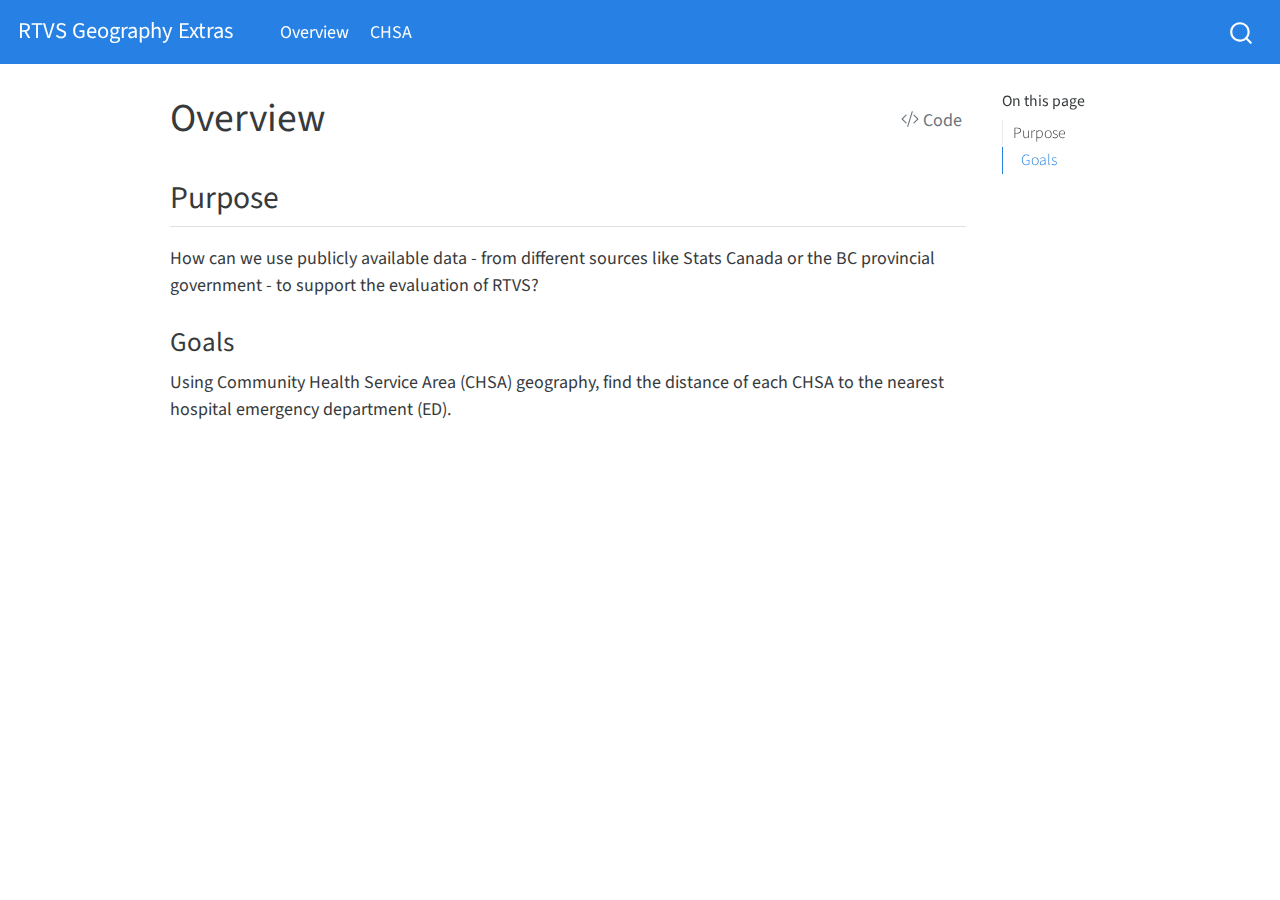
<file: docs/index.html>
<!DOCTYPE html>
<html xmlns="http://www.w3.org/1999/xhtml" lang="en" xml:lang="en"><head>

<meta charset="utf-8">
<meta name="generator" content="quarto-1.2.262">

<meta name="viewport" content="width=device-width, initial-scale=1.0, user-scalable=yes">


<title>RTVS Geography Extras - Overview</title>
<style>
code{white-space: pre-wrap;}
span.smallcaps{font-variant: small-caps;}
div.columns{display: flex; gap: min(4vw, 1.5em);}
div.column{flex: auto; overflow-x: auto;}
div.hanging-indent{margin-left: 1.5em; text-indent: -1.5em;}
ul.task-list{list-style: none;}
ul.task-list li input[type="checkbox"] {
  width: 0.8em;
  margin: 0 0.8em 0.2em -1.6em;
  vertical-align: middle;
}
pre > code.sourceCode { white-space: pre; position: relative; }
pre > code.sourceCode > span { display: inline-block; line-height: 1.25; }
pre > code.sourceCode > span:empty { height: 1.2em; }
.sourceCode { overflow: visible; }
code.sourceCode > span { color: inherit; text-decoration: inherit; }
div.sourceCode { margin: 1em 0; }
pre.sourceCode { margin: 0; }
@media screen {
div.sourceCode { overflow: auto; }
}
@media print {
pre > code.sourceCode { white-space: pre-wrap; }
pre > code.sourceCode > span { text-indent: -5em; padding-left: 5em; }
}
pre.numberSource code
  { counter-reset: source-line 0; }
pre.numberSource code > span
  { position: relative; left: -4em; counter-increment: source-line; }
pre.numberSource code > span > a:first-child::before
  { content: counter(source-line);
    position: relative; left: -1em; text-align: right; vertical-align: baseline;
    border: none; display: inline-block;
    -webkit-touch-callout: none; -webkit-user-select: none;
    -khtml-user-select: none; -moz-user-select: none;
    -ms-user-select: none; user-select: none;
    padding: 0 4px; width: 4em;
    color: #aaaaaa;
  }
pre.numberSource { margin-left: 3em; border-left: 1px solid #aaaaaa;  padding-left: 4px; }
div.sourceCode
  {   }
@media screen {
pre > code.sourceCode > span > a:first-child::before { text-decoration: underline; }
}
code span.al { color: #ff0000; font-weight: bold; } /* Alert */
code span.an { color: #60a0b0; font-weight: bold; font-style: italic; } /* Annotation */
code span.at { color: #7d9029; } /* Attribute */
code span.bn { color: #40a070; } /* BaseN */
code span.bu { color: #008000; } /* BuiltIn */
code span.cf { color: #007020; font-weight: bold; } /* ControlFlow */
code span.ch { color: #4070a0; } /* Char */
code span.cn { color: #880000; } /* Constant */
code span.co { color: #60a0b0; font-style: italic; } /* Comment */
code span.cv { color: #60a0b0; font-weight: bold; font-style: italic; } /* CommentVar */
code span.do { color: #ba2121; font-style: italic; } /* Documentation */
code span.dt { color: #902000; } /* DataType */
code span.dv { color: #40a070; } /* DecVal */
code span.er { color: #ff0000; font-weight: bold; } /* Error */
code span.ex { } /* Extension */
code span.fl { color: #40a070; } /* Float */
code span.fu { color: #06287e; } /* Function */
code span.im { color: #008000; font-weight: bold; } /* Import */
code span.in { color: #60a0b0; font-weight: bold; font-style: italic; } /* Information */
code span.kw { color: #007020; font-weight: bold; } /* Keyword */
code span.op { color: #666666; } /* Operator */
code span.ot { color: #007020; } /* Other */
code span.pp { color: #bc7a00; } /* Preprocessor */
code span.sc { color: #4070a0; } /* SpecialChar */
code span.ss { color: #bb6688; } /* SpecialString */
code span.st { color: #4070a0; } /* String */
code span.va { color: #19177c; } /* Variable */
code span.vs { color: #4070a0; } /* VerbatimString */
code span.wa { color: #60a0b0; font-weight: bold; font-style: italic; } /* Warning */
</style>


<script src="site_libs/quarto-nav/quarto-nav.js"></script>
<script src="site_libs/quarto-nav/headroom.min.js"></script>
<script src="site_libs/clipboard/clipboard.min.js"></script>
<script src="site_libs/quarto-search/autocomplete.umd.js"></script>
<script src="site_libs/quarto-search/fuse.min.js"></script>
<script src="site_libs/quarto-search/quarto-search.js"></script>
<meta name="quarto:offset" content="./">
<script src="site_libs/quarto-html/quarto.js"></script>
<script src="site_libs/quarto-html/popper.min.js"></script>
<script src="site_libs/quarto-html/tippy.umd.min.js"></script>
<script src="site_libs/quarto-html/anchor.min.js"></script>
<link href="site_libs/quarto-html/tippy.css" rel="stylesheet">
<link href="site_libs/quarto-html/quarto-syntax-highlighting.css" rel="stylesheet" id="quarto-text-highlighting-styles">
<script src="site_libs/bootstrap/bootstrap.min.js"></script>
<link href="site_libs/bootstrap/bootstrap-icons.css" rel="stylesheet">
<link href="site_libs/bootstrap/bootstrap.min.css" rel="stylesheet" id="quarto-bootstrap" data-mode="light">
<script id="quarto-search-options" type="application/json">{
  "location": "navbar",
  "copy-button": false,
  "collapse-after": 3,
  "panel-placement": "end",
  "type": "overlay",
  "limit": 20,
  "language": {
    "search-no-results-text": "No results",
    "search-matching-documents-text": "matching documents",
    "search-copy-link-title": "Copy link to search",
    "search-hide-matches-text": "Hide additional matches",
    "search-more-match-text": "more match in this document",
    "search-more-matches-text": "more matches in this document",
    "search-clear-button-title": "Clear",
    "search-detached-cancel-button-title": "Cancel",
    "search-submit-button-title": "Submit"
  }
}</script>


<link rel="stylesheet" href="styles.css">
</head>

<body class="nav-fixed">

<div id="quarto-search-results"></div>
  <header id="quarto-header" class="headroom fixed-top">
    <nav class="navbar navbar-expand-lg navbar-dark ">
      <div class="navbar-container container-fluid">
      <div class="navbar-brand-container">
    <a class="navbar-brand" href="./index.html">
    <span class="navbar-title">RTVS Geography Extras</span>
    </a>
  </div>
          <button class="navbar-toggler" type="button" data-bs-toggle="collapse" data-bs-target="#navbarCollapse" aria-controls="navbarCollapse" aria-expanded="false" aria-label="Toggle navigation" onclick="if (window.quartoToggleHeadroom) { window.quartoToggleHeadroom(); }">
  <span class="navbar-toggler-icon"></span>
</button>
          <div class="collapse navbar-collapse" id="navbarCollapse">
            <ul class="navbar-nav navbar-nav-scroll me-auto">
  <li class="nav-item">
    <a class="nav-link active" href="./index.html" aria-current="page">
 <span class="menu-text">Overview</span></a>
  </li>  
  <li class="nav-item">
    <a class="nav-link" href="./chsa.html">
 <span class="menu-text">CHSA</span></a>
  </li>  
</ul>
              <div id="quarto-search" class="" title="Search"></div>
          </div> <!-- /navcollapse -->
      </div> <!-- /container-fluid -->
    </nav>
</header>
<!-- content -->
<div id="quarto-content" class="quarto-container page-columns page-rows-contents page-layout-article page-navbar">
<!-- sidebar -->
<!-- margin-sidebar -->
    <div id="quarto-margin-sidebar" class="sidebar margin-sidebar">
        <nav id="TOC" role="doc-toc" class="toc-active">
    <h2 id="toc-title">On this page</h2>
   
  <ul>
  <li><a href="#purpose" id="toc-purpose" class="nav-link active" data-scroll-target="#purpose">Purpose</a>
  <ul class="collapse">
  <li><a href="#goals" id="toc-goals" class="nav-link" data-scroll-target="#goals">Goals</a></li>
  </ul></li>
  </ul>
</nav>
    </div>
<!-- main -->
<main class="content" id="quarto-document-content">

<header id="title-block-header" class="quarto-title-block default">
<div class="quarto-title">
<div class="quarto-title-block"><div><h1 class="title">Overview</h1><button type="button" class="btn code-tools-button" id="quarto-code-tools-source"><i class="bi"></i> Code</button></div></div>
</div>



<div class="quarto-title-meta">

    
  
    
  </div>
  

</header>

<section id="purpose" class="level2">
<h2 class="anchored" data-anchor-id="purpose">Purpose</h2>
<p>How can we use publicly available data - from different sources like Stats Canada or the BC provincial government - to support the evaluation of RTVS?</p>
<section id="goals" class="level3">
<h3 class="anchored" data-anchor-id="goals">Goals</h3>
<p>Using Community Health Service Area (CHSA) geography, find the distance of each CHSA to the nearest hospital emergency department (ED).</p>


<!-- -->

</section>
</section>

</main> <!-- /main -->
<script id="quarto-html-after-body" type="application/javascript">
window.document.addEventListener("DOMContentLoaded", function (event) {
  const toggleBodyColorMode = (bsSheetEl) => {
    const mode = bsSheetEl.getAttribute("data-mode");
    const bodyEl = window.document.querySelector("body");
    if (mode === "dark") {
      bodyEl.classList.add("quarto-dark");
      bodyEl.classList.remove("quarto-light");
    } else {
      bodyEl.classList.add("quarto-light");
      bodyEl.classList.remove("quarto-dark");
    }
  }
  const toggleBodyColorPrimary = () => {
    const bsSheetEl = window.document.querySelector("link#quarto-bootstrap");
    if (bsSheetEl) {
      toggleBodyColorMode(bsSheetEl);
    }
  }
  toggleBodyColorPrimary();  
  const icon = "";
  const anchorJS = new window.AnchorJS();
  anchorJS.options = {
    placement: 'right',
    icon: icon
  };
  anchorJS.add('.anchored');
  const clipboard = new window.ClipboardJS('.code-copy-button', {
    target: function(trigger) {
      return trigger.previousElementSibling;
    }
  });
  clipboard.on('success', function(e) {
    // button target
    const button = e.trigger;
    // don't keep focus
    button.blur();
    // flash "checked"
    button.classList.add('code-copy-button-checked');
    var currentTitle = button.getAttribute("title");
    button.setAttribute("title", "Copied!");
    let tooltip;
    if (window.bootstrap) {
      button.setAttribute("data-bs-toggle", "tooltip");
      button.setAttribute("data-bs-placement", "left");
      button.setAttribute("data-bs-title", "Copied!");
      tooltip = new bootstrap.Tooltip(button, 
        { trigger: "manual", 
          customClass: "code-copy-button-tooltip",
          offset: [0, -8]});
      tooltip.show();    
    }
    setTimeout(function() {
      if (tooltip) {
        tooltip.hide();
        button.removeAttribute("data-bs-title");
        button.removeAttribute("data-bs-toggle");
        button.removeAttribute("data-bs-placement");
      }
      button.setAttribute("title", currentTitle);
      button.classList.remove('code-copy-button-checked');
    }, 1000);
    // clear code selection
    e.clearSelection();
  });
  const viewSource = window.document.getElementById('quarto-view-source') ||
                     window.document.getElementById('quarto-code-tools-source');
  if (viewSource) {
    const sourceUrl = viewSource.getAttribute("data-quarto-source-url");
    viewSource.addEventListener("click", function(e) {
      if (sourceUrl) {
        // rstudio viewer pane
        if (/\bcapabilities=\b/.test(window.location)) {
          window.open(sourceUrl);
        } else {
          window.location.href = sourceUrl;
        }
      } else {
        const modal = new bootstrap.Modal(document.getElementById('quarto-embedded-source-code-modal'));
        modal.show();
      }
      return false;
    });
  }
  function toggleCodeHandler(show) {
    return function(e) {
      const detailsSrc = window.document.querySelectorAll(".cell > details > .sourceCode");
      for (let i=0; i<detailsSrc.length; i++) {
        const details = detailsSrc[i].parentElement;
        if (show) {
          details.open = true;
        } else {
          details.removeAttribute("open");
        }
      }
      const cellCodeDivs = window.document.querySelectorAll(".cell > .sourceCode");
      const fromCls = show ? "hidden" : "unhidden";
      const toCls = show ? "unhidden" : "hidden";
      for (let i=0; i<cellCodeDivs.length; i++) {
        const codeDiv = cellCodeDivs[i];
        if (codeDiv.classList.contains(fromCls)) {
          codeDiv.classList.remove(fromCls);
          codeDiv.classList.add(toCls);
        } 
      }
      return false;
    }
  }
  const hideAllCode = window.document.getElementById("quarto-hide-all-code");
  if (hideAllCode) {
    hideAllCode.addEventListener("click", toggleCodeHandler(false));
  }
  const showAllCode = window.document.getElementById("quarto-show-all-code");
  if (showAllCode) {
    showAllCode.addEventListener("click", toggleCodeHandler(true));
  }
  function tippyHover(el, contentFn) {
    const config = {
      allowHTML: true,
      content: contentFn,
      maxWidth: 500,
      delay: 100,
      arrow: false,
      appendTo: function(el) {
          return el.parentElement;
      },
      interactive: true,
      interactiveBorder: 10,
      theme: 'quarto',
      placement: 'bottom-start'
    };
    window.tippy(el, config); 
  }
  const noterefs = window.document.querySelectorAll('a[role="doc-noteref"]');
  for (var i=0; i<noterefs.length; i++) {
    const ref = noterefs[i];
    tippyHover(ref, function() {
      // use id or data attribute instead here
      let href = ref.getAttribute('data-footnote-href') || ref.getAttribute('href');
      try { href = new URL(href).hash; } catch {}
      const id = href.replace(/^#\/?/, "");
      const note = window.document.getElementById(id);
      return note.innerHTML;
    });
  }
  const findCites = (el) => {
    const parentEl = el.parentElement;
    if (parentEl) {
      const cites = parentEl.dataset.cites;
      if (cites) {
        return {
          el,
          cites: cites.split(' ')
        };
      } else {
        return findCites(el.parentElement)
      }
    } else {
      return undefined;
    }
  };
  var bibliorefs = window.document.querySelectorAll('a[role="doc-biblioref"]');
  for (var i=0; i<bibliorefs.length; i++) {
    const ref = bibliorefs[i];
    const citeInfo = findCites(ref);
    if (citeInfo) {
      tippyHover(citeInfo.el, function() {
        var popup = window.document.createElement('div');
        citeInfo.cites.forEach(function(cite) {
          var citeDiv = window.document.createElement('div');
          citeDiv.classList.add('hanging-indent');
          citeDiv.classList.add('csl-entry');
          var biblioDiv = window.document.getElementById('ref-' + cite);
          if (biblioDiv) {
            citeDiv.innerHTML = biblioDiv.innerHTML;
          }
          popup.appendChild(citeDiv);
        });
        return popup.innerHTML;
      });
    }
  }
});
</script><div class="modal fade" id="quarto-embedded-source-code-modal" tabindex="-1" aria-labelledby="quarto-embedded-source-code-modal-label" aria-hidden="true"><div class="modal-dialog modal-dialog-scrollable"><div class="modal-content"><div class="modal-header"><h5 class="modal-title" id="quarto-embedded-source-code-modal-label">Source Code</h5><button class="btn-close" data-bs-dismiss="modal"></button></div><div class="modal-body"><div class="">
<div class="sourceCode" id="cb1" data-shortcodes="false"><pre class="sourceCode markdown code-with-copy"><code class="sourceCode markdown"><span id="cb1-1"><a href="#cb1-1" aria-hidden="true" tabindex="-1"></a><span class="co">---</span></span>
<span id="cb1-2"><a href="#cb1-2" aria-hidden="true" tabindex="-1"></a><span class="an">title:</span><span class="co"> "Overview"</span></span>
<span id="cb1-3"><a href="#cb1-3" aria-hidden="true" tabindex="-1"></a><span class="co">---</span></span>
<span id="cb1-4"><a href="#cb1-4" aria-hidden="true" tabindex="-1"></a></span>
<span id="cb1-5"><a href="#cb1-5" aria-hidden="true" tabindex="-1"></a><span class="fu">## Purpose</span></span>
<span id="cb1-6"><a href="#cb1-6" aria-hidden="true" tabindex="-1"></a></span>
<span id="cb1-7"><a href="#cb1-7" aria-hidden="true" tabindex="-1"></a>How can we use publicly available data - from different sources like Stats Canada or the BC provincial government - to support the evaluation of RTVS?</span>
<span id="cb1-8"><a href="#cb1-8" aria-hidden="true" tabindex="-1"></a></span>
<span id="cb1-9"><a href="#cb1-9" aria-hidden="true" tabindex="-1"></a><span class="fu">### Goals</span></span>
<span id="cb1-10"><a href="#cb1-10" aria-hidden="true" tabindex="-1"></a></span>
<span id="cb1-11"><a href="#cb1-11" aria-hidden="true" tabindex="-1"></a>Using Community Health Service Area (CHSA) geography, find the distance of each CHSA to the nearest hospital emergency department (ED).</span></code><button title="Copy to Clipboard" class="code-copy-button"><i class="bi"></i></button></pre></div>
</div></div></div></div></div>
</div> <!-- /content -->



</body></html>
</file>
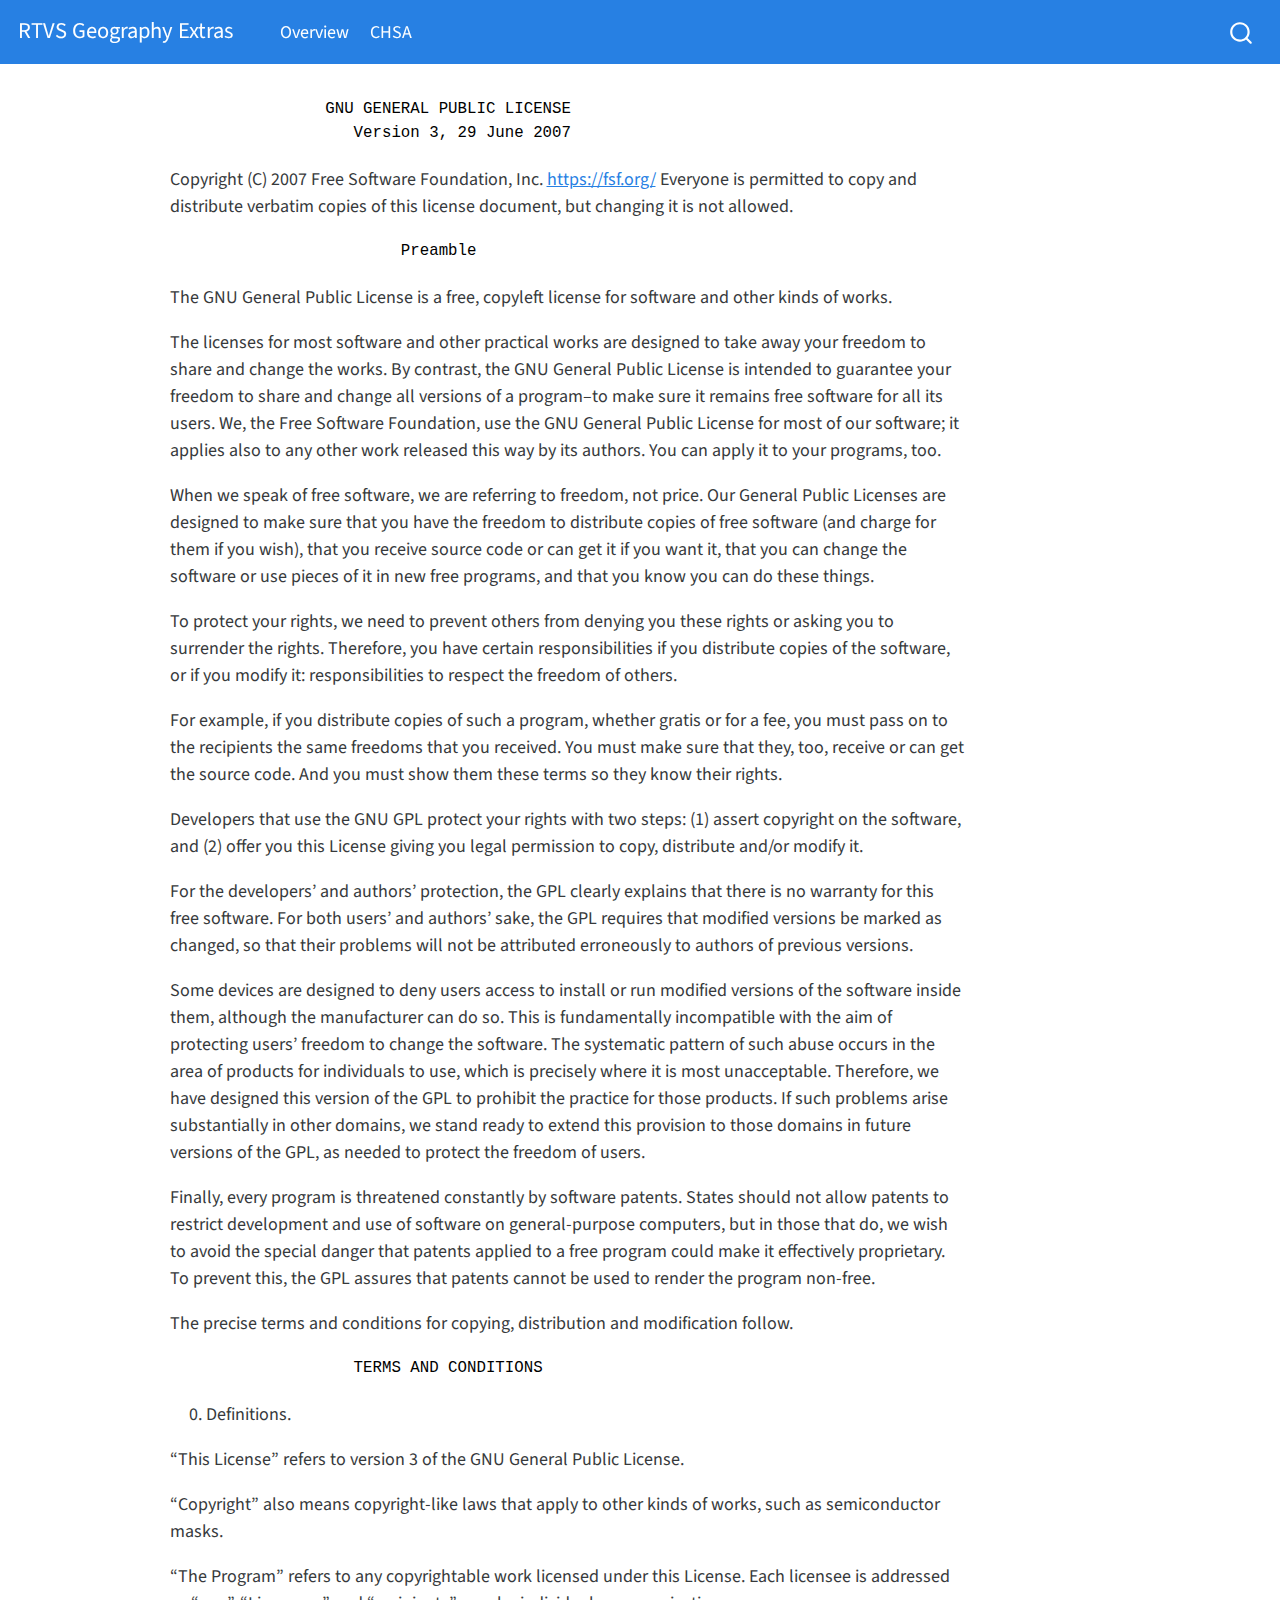
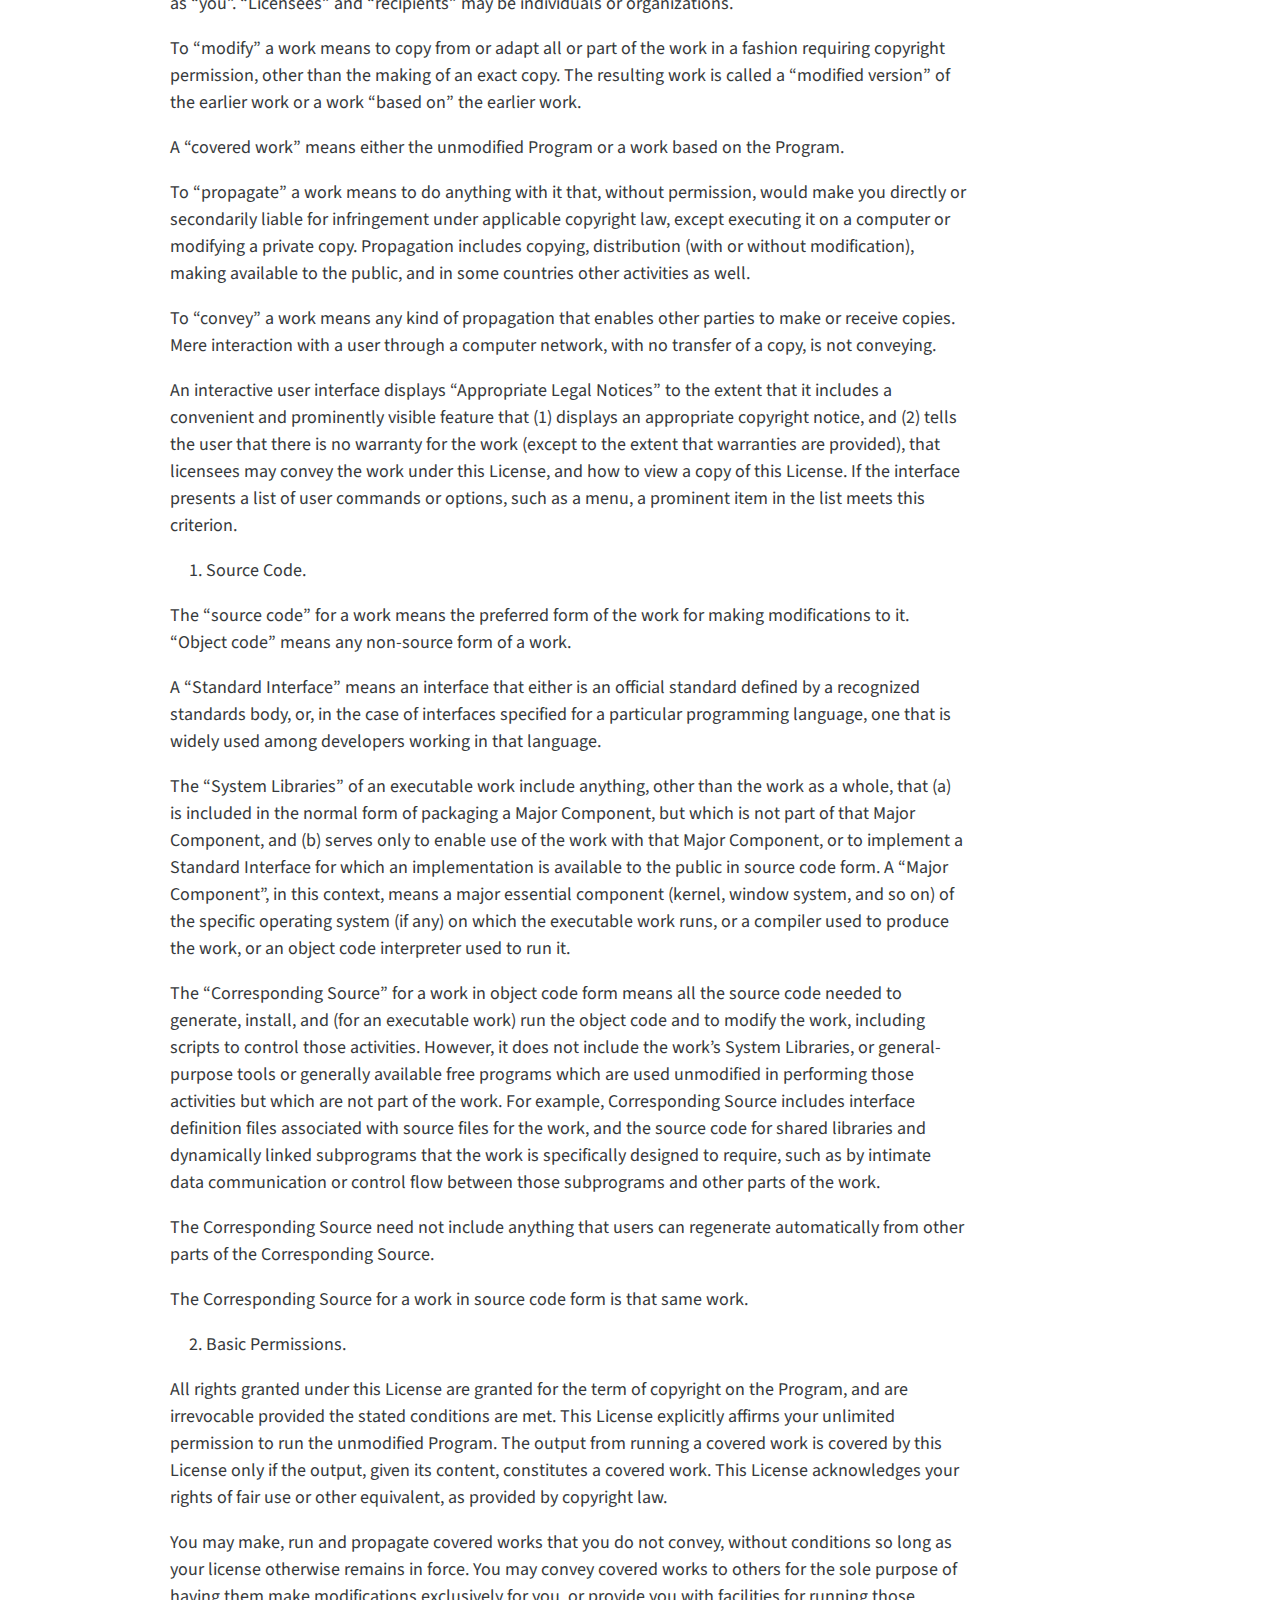
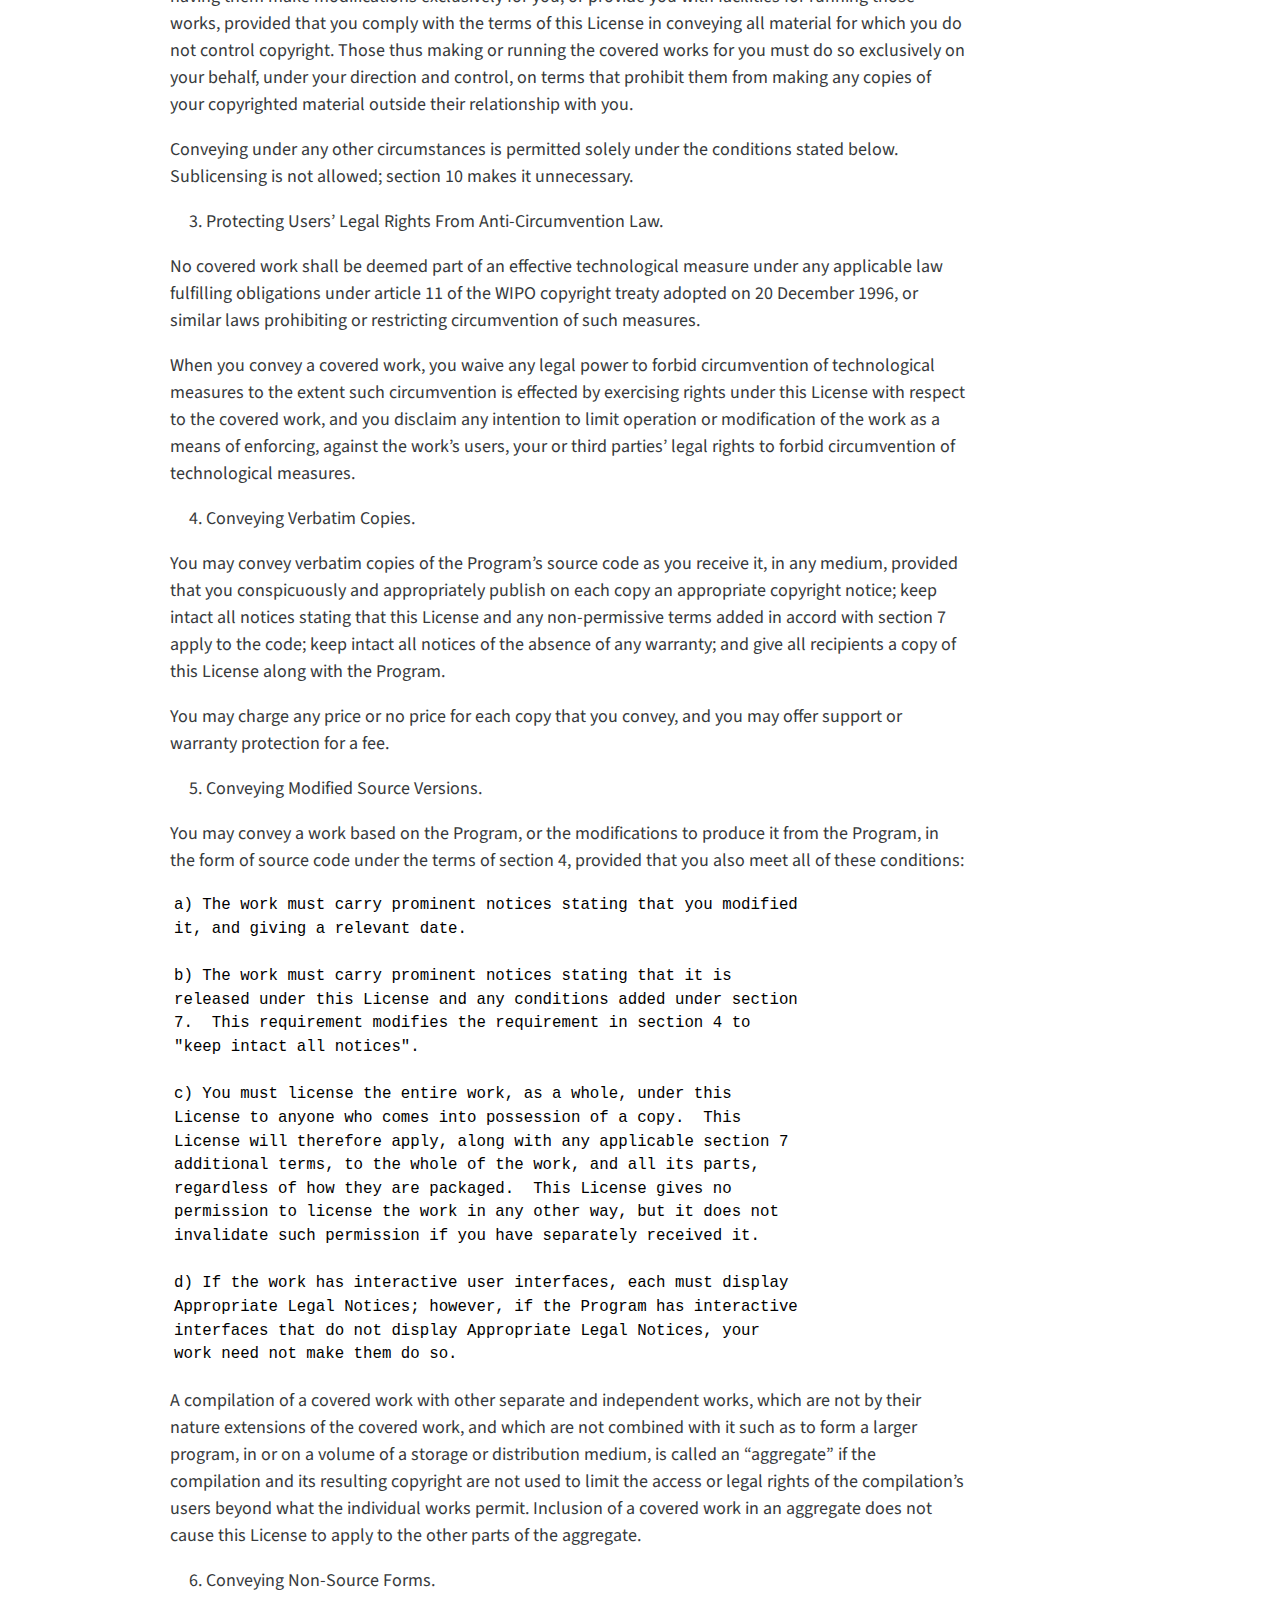
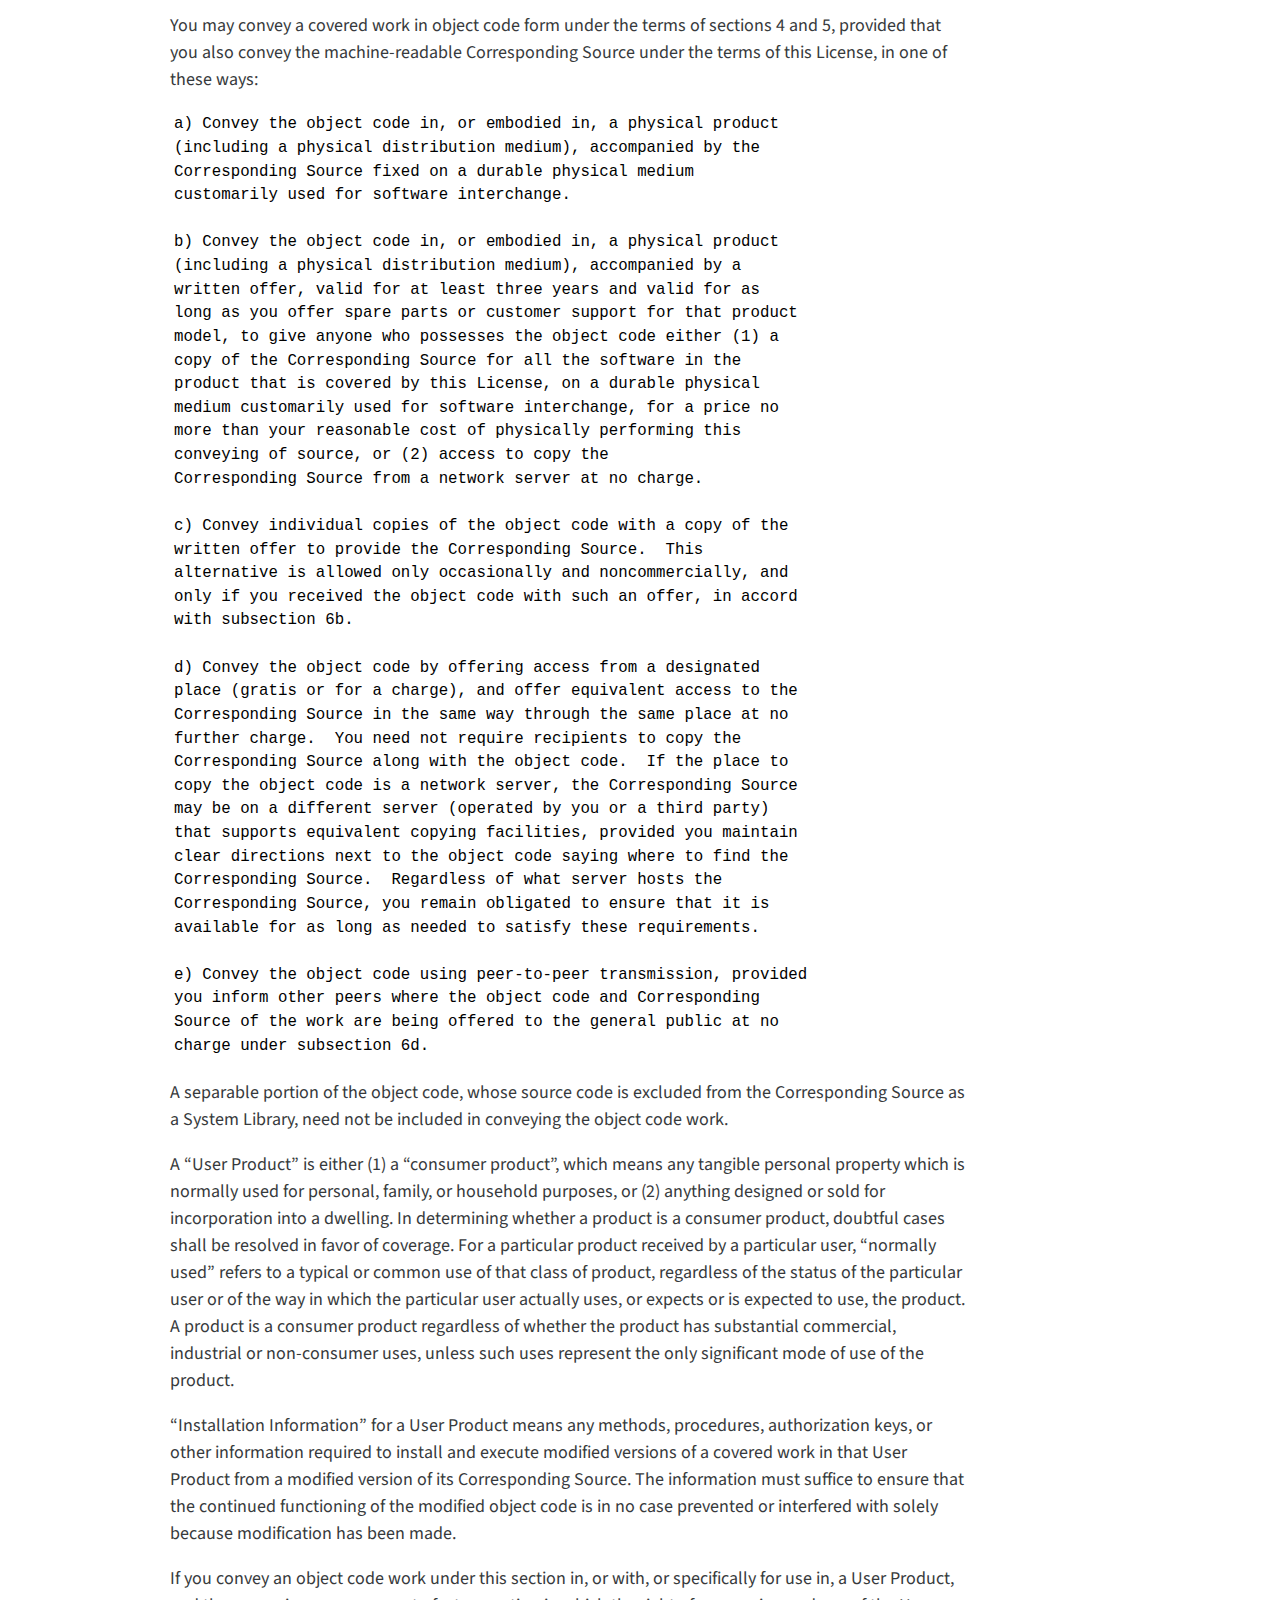
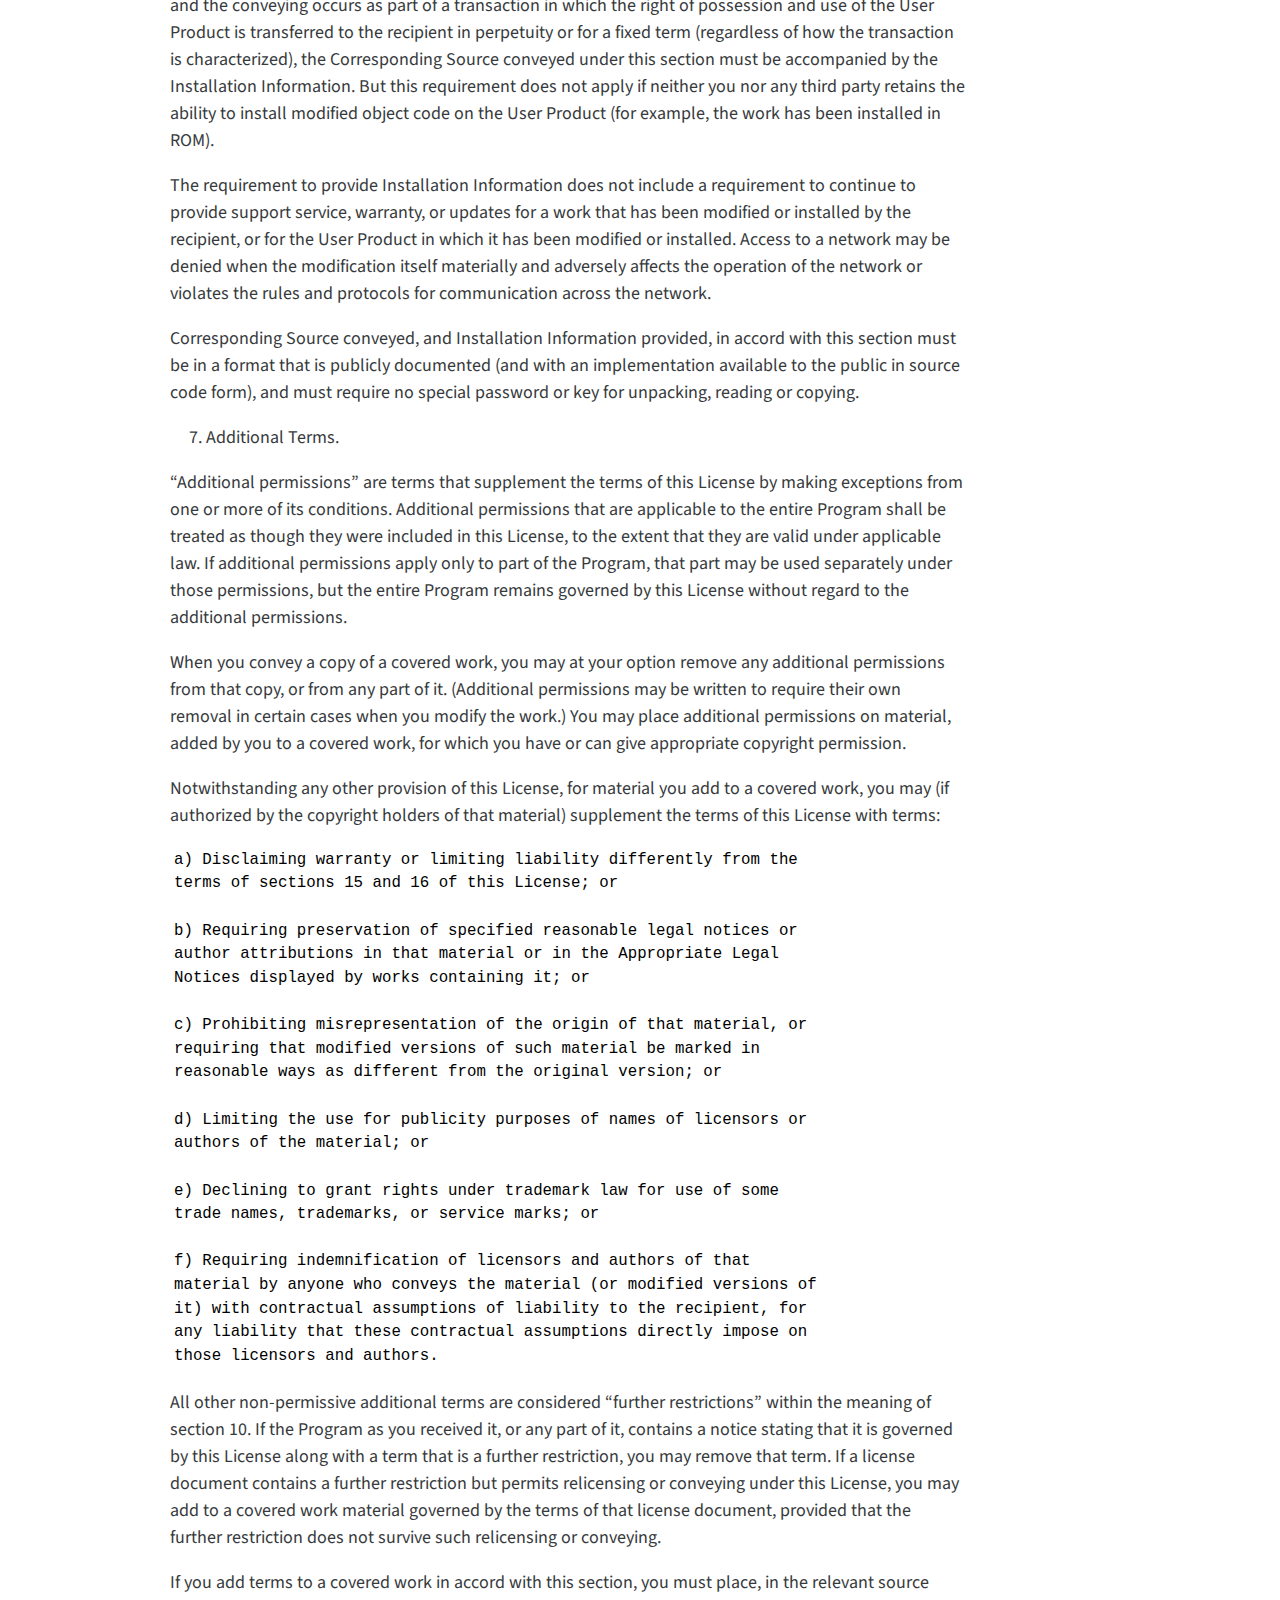
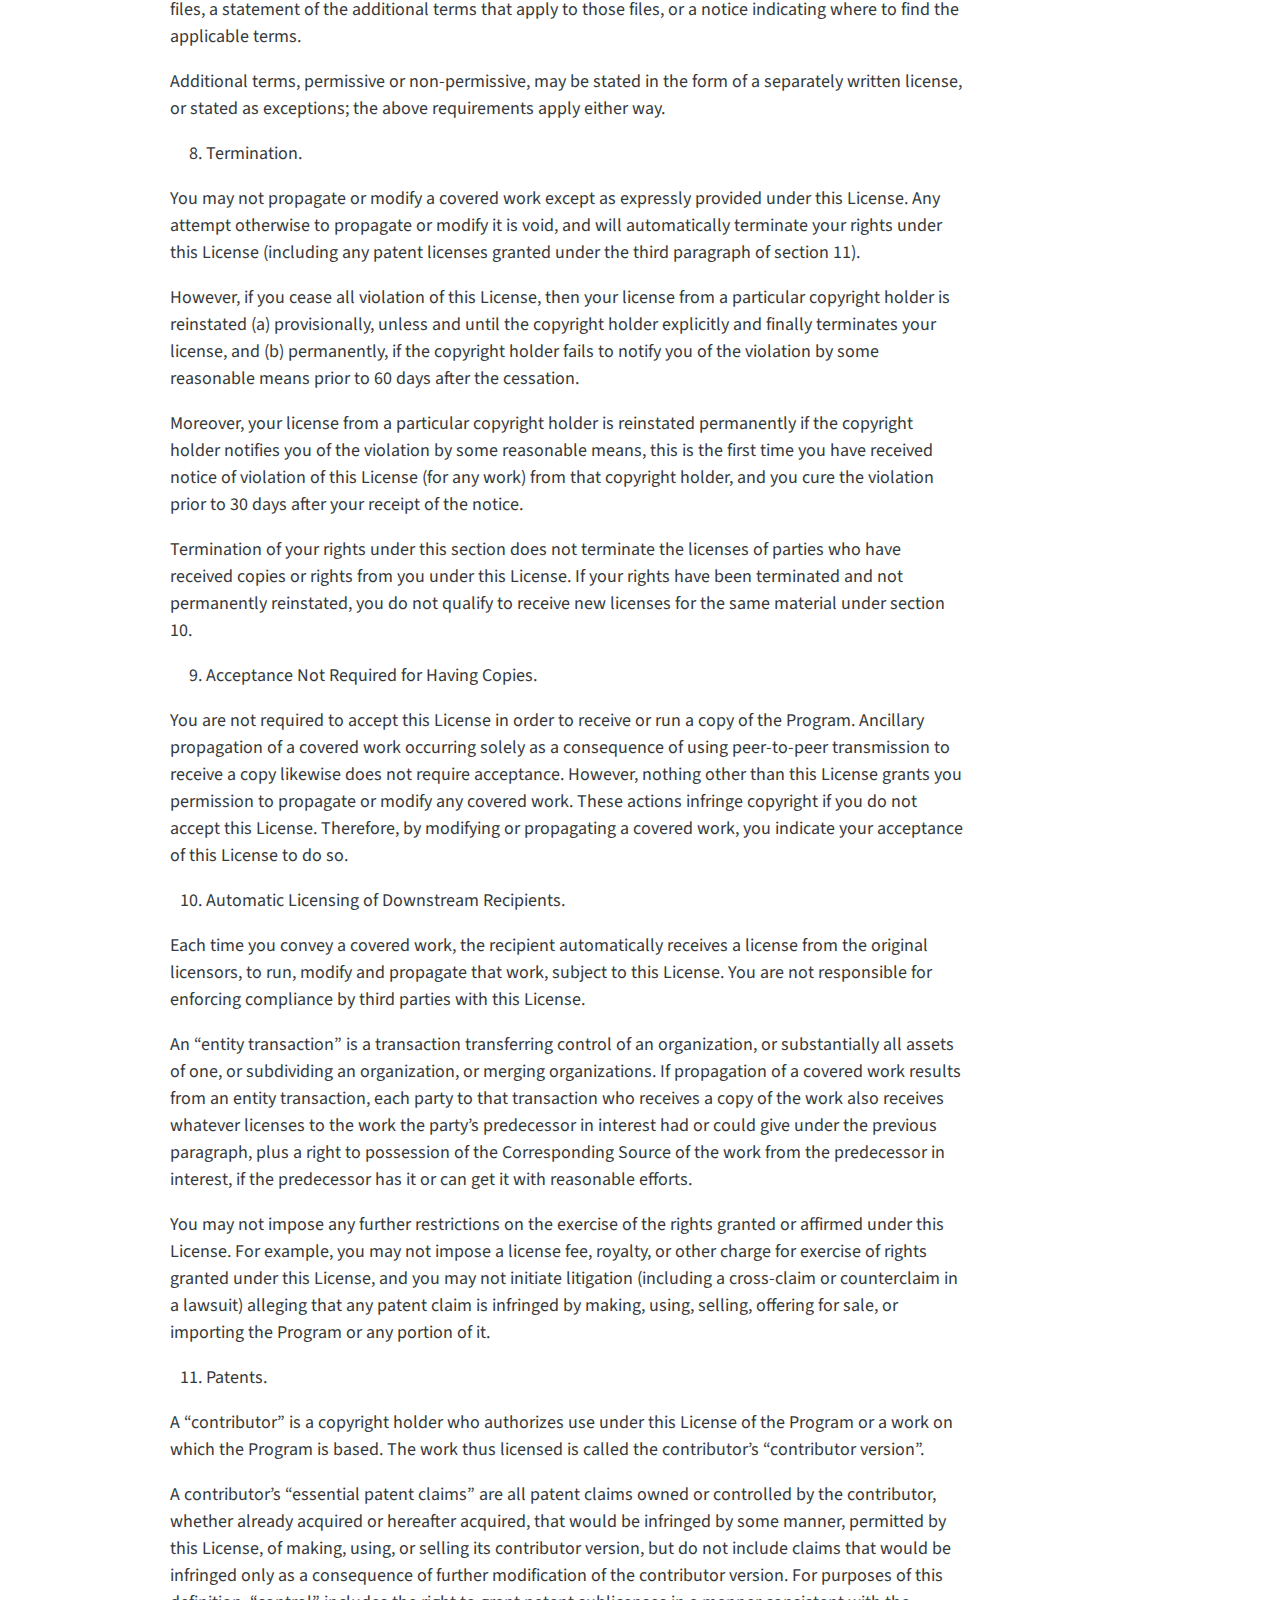
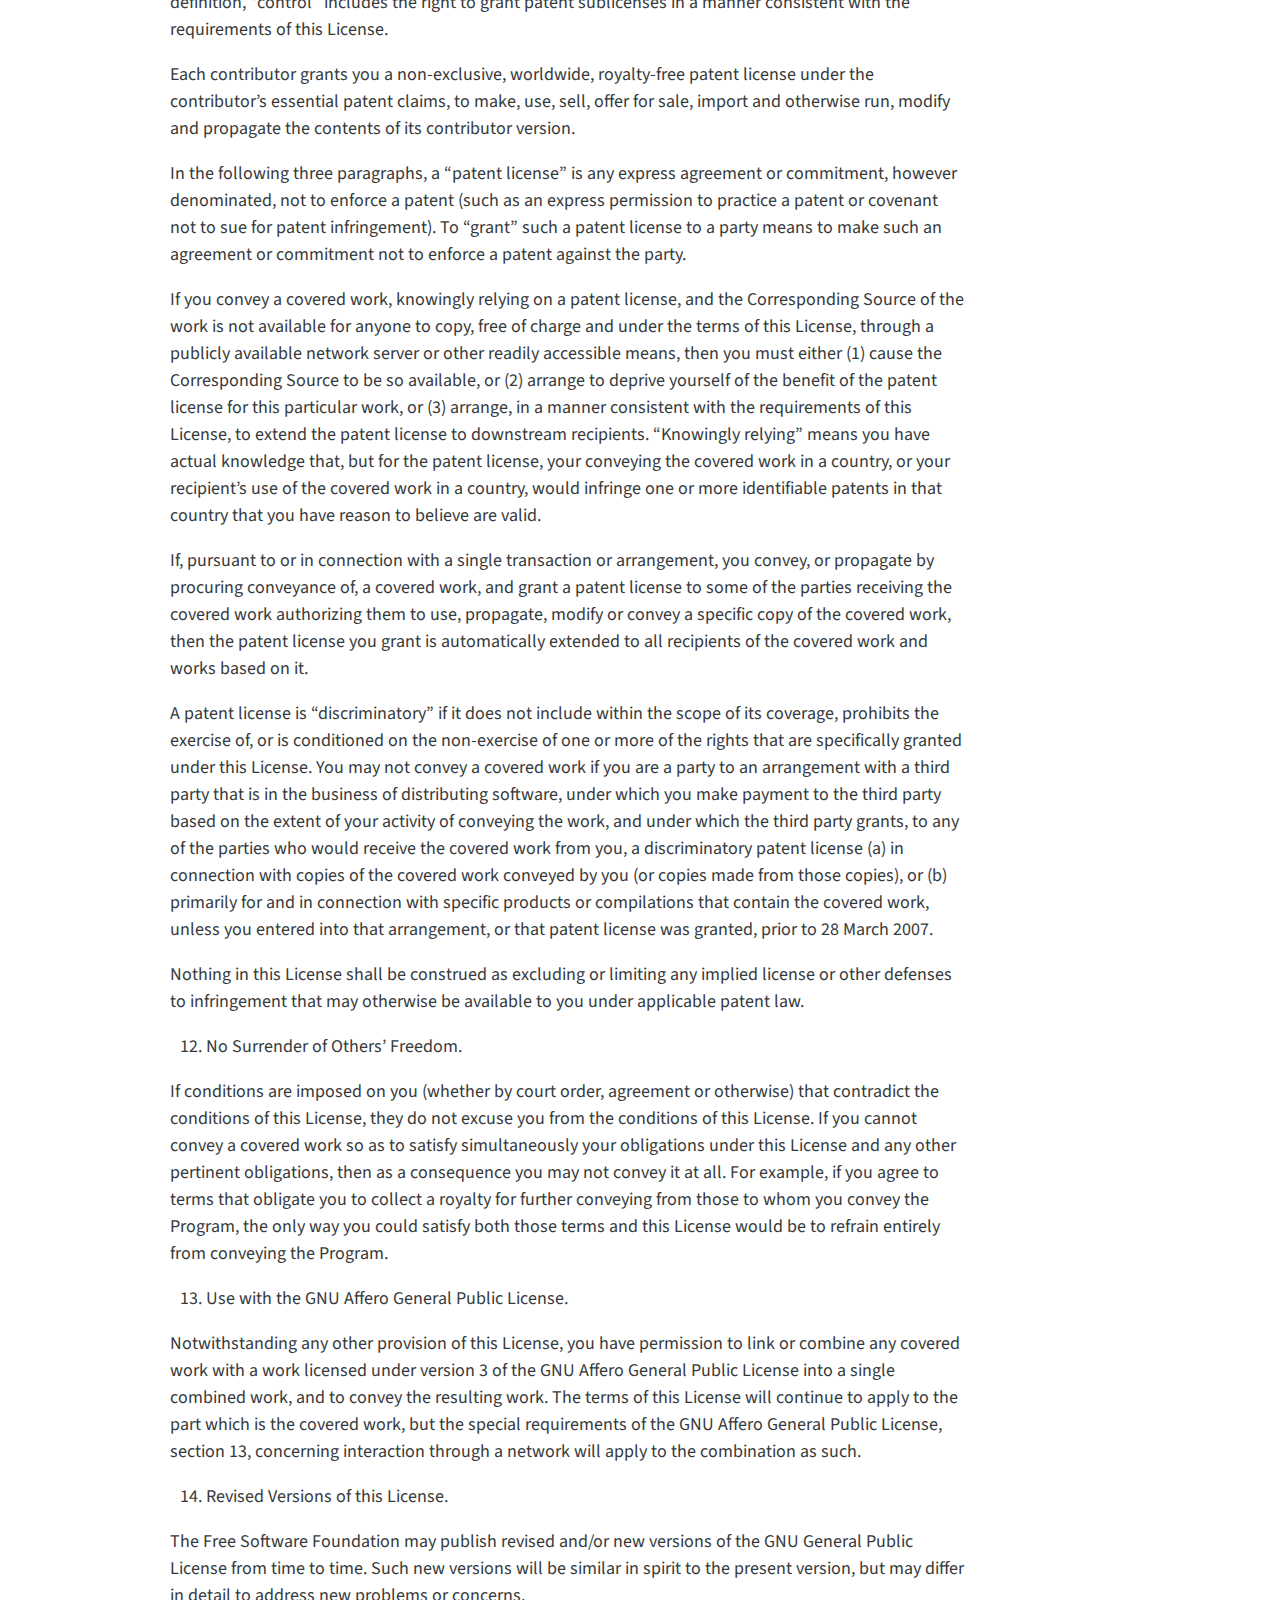
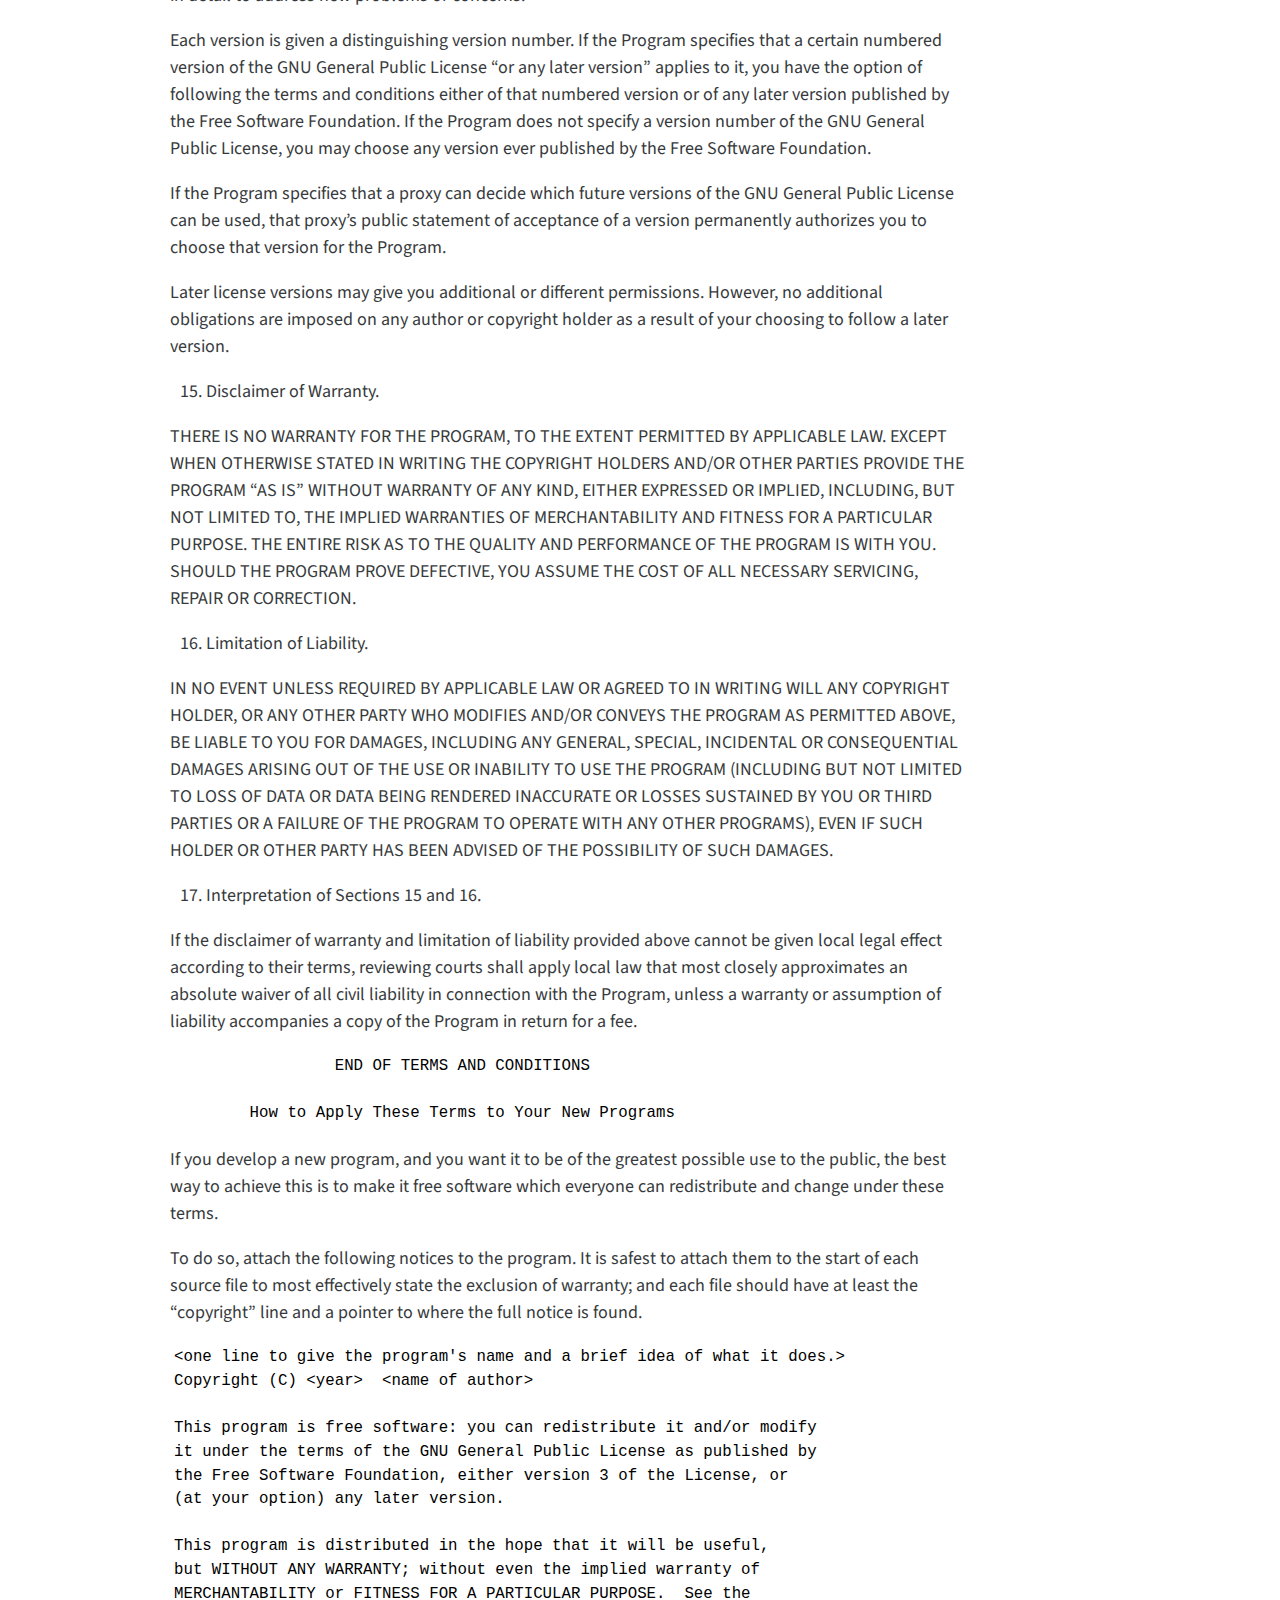
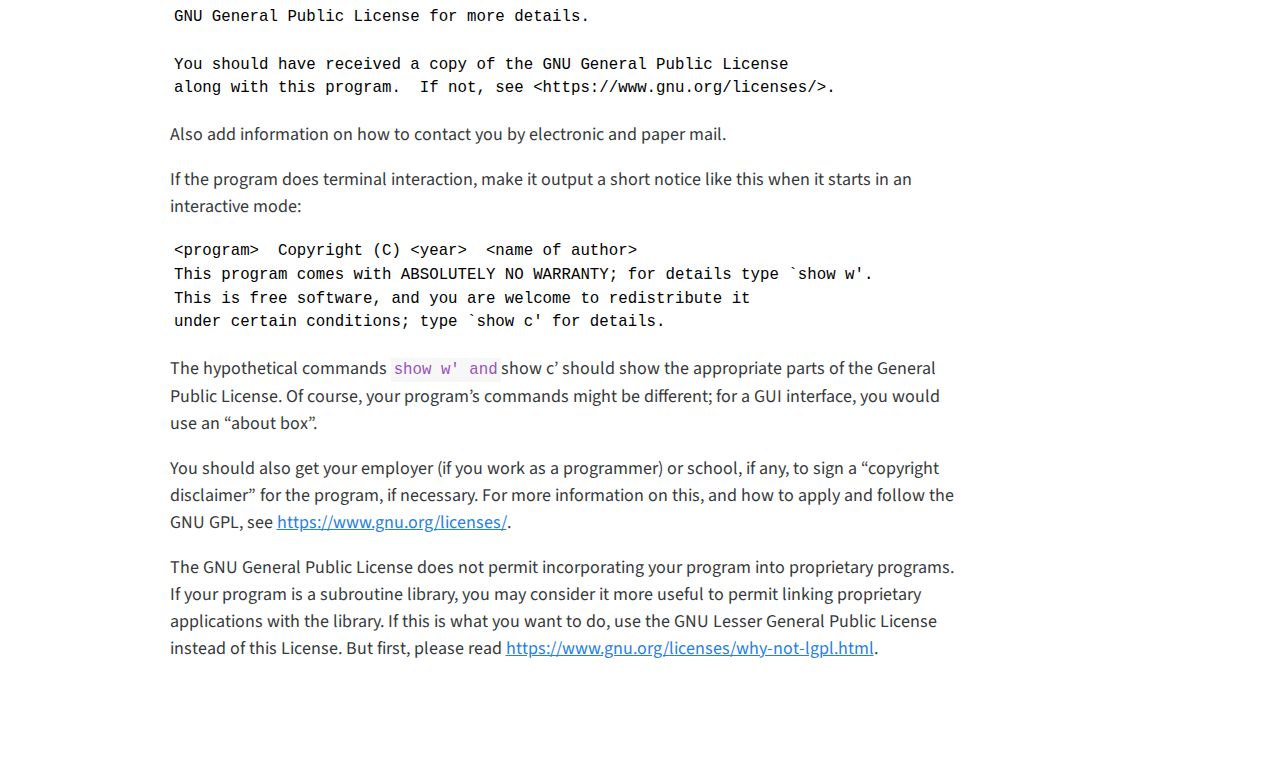
<file: docs/License.html>
<!DOCTYPE html>
<html xmlns="http://www.w3.org/1999/xhtml" lang="en" xml:lang="en"><head>

<meta charset="utf-8">
<meta name="generator" content="quarto-1.2.262">

<meta name="viewport" content="width=device-width, initial-scale=1.0, user-scalable=yes">


<title>RTVS Geography Extras – license</title>
<style>
code{white-space: pre-wrap;}
span.smallcaps{font-variant: small-caps;}
div.columns{display: flex; gap: min(4vw, 1.5em);}
div.column{flex: auto; overflow-x: auto;}
div.hanging-indent{margin-left: 1.5em; text-indent: -1.5em;}
ul.task-list{list-style: none;}
ul.task-list li input[type="checkbox"] {
  width: 0.8em;
  margin: 0 0.8em 0.2em -1.6em;
  vertical-align: middle;
}
pre > code.sourceCode { white-space: pre; position: relative; }
pre > code.sourceCode > span { display: inline-block; line-height: 1.25; }
pre > code.sourceCode > span:empty { height: 1.2em; }
.sourceCode { overflow: visible; }
code.sourceCode > span { color: inherit; text-decoration: inherit; }
div.sourceCode { margin: 1em 0; }
pre.sourceCode { margin: 0; }
@media screen {
div.sourceCode { overflow: auto; }
}
@media print {
pre > code.sourceCode { white-space: pre-wrap; }
pre > code.sourceCode > span { text-indent: -5em; padding-left: 5em; }
}
pre.numberSource code
  { counter-reset: source-line 0; }
pre.numberSource code > span
  { position: relative; left: -4em; counter-increment: source-line; }
pre.numberSource code > span > a:first-child::before
  { content: counter(source-line);
    position: relative; left: -1em; text-align: right; vertical-align: baseline;
    border: none; display: inline-block;
    -webkit-touch-callout: none; -webkit-user-select: none;
    -khtml-user-select: none; -moz-user-select: none;
    -ms-user-select: none; user-select: none;
    padding: 0 4px; width: 4em;
    color: #aaaaaa;
  }
pre.numberSource { margin-left: 3em; border-left: 1px solid #aaaaaa;  padding-left: 4px; }
div.sourceCode
  {   }
@media screen {
pre > code.sourceCode > span > a:first-child::before { text-decoration: underline; }
}
code span.al { color: #ff0000; font-weight: bold; } /* Alert */
code span.an { color: #60a0b0; font-weight: bold; font-style: italic; } /* Annotation */
code span.at { color: #7d9029; } /* Attribute */
code span.bn { color: #40a070; } /* BaseN */
code span.bu { color: #008000; } /* BuiltIn */
code span.cf { color: #007020; font-weight: bold; } /* ControlFlow */
code span.ch { color: #4070a0; } /* Char */
code span.cn { color: #880000; } /* Constant */
code span.co { color: #60a0b0; font-style: italic; } /* Comment */
code span.cv { color: #60a0b0; font-weight: bold; font-style: italic; } /* CommentVar */
code span.do { color: #ba2121; font-style: italic; } /* Documentation */
code span.dt { color: #902000; } /* DataType */
code span.dv { color: #40a070; } /* DecVal */
code span.er { color: #ff0000; font-weight: bold; } /* Error */
code span.ex { } /* Extension */
code span.fl { color: #40a070; } /* Float */
code span.fu { color: #06287e; } /* Function */
code span.im { color: #008000; font-weight: bold; } /* Import */
code span.in { color: #60a0b0; font-weight: bold; font-style: italic; } /* Information */
code span.kw { color: #007020; font-weight: bold; } /* Keyword */
code span.op { color: #666666; } /* Operator */
code span.ot { color: #007020; } /* Other */
code span.pp { color: #bc7a00; } /* Preprocessor */
code span.sc { color: #4070a0; } /* SpecialChar */
code span.ss { color: #bb6688; } /* SpecialString */
code span.st { color: #4070a0; } /* String */
code span.va { color: #19177c; } /* Variable */
code span.vs { color: #4070a0; } /* VerbatimString */
code span.wa { color: #60a0b0; font-weight: bold; font-style: italic; } /* Warning */
</style>


<script src="site_libs/quarto-nav/quarto-nav.js"></script>
<script src="site_libs/quarto-nav/headroom.min.js"></script>
<script src="site_libs/clipboard/clipboard.min.js"></script>
<script src="site_libs/quarto-search/autocomplete.umd.js"></script>
<script src="site_libs/quarto-search/fuse.min.js"></script>
<script src="site_libs/quarto-search/quarto-search.js"></script>
<meta name="quarto:offset" content="./">
<script src="site_libs/quarto-html/quarto.js"></script>
<script src="site_libs/quarto-html/popper.min.js"></script>
<script src="site_libs/quarto-html/tippy.umd.min.js"></script>
<script src="site_libs/quarto-html/anchor.min.js"></script>
<link href="site_libs/quarto-html/tippy.css" rel="stylesheet">
<link href="site_libs/quarto-html/quarto-syntax-highlighting.css" rel="stylesheet" id="quarto-text-highlighting-styles">
<script src="site_libs/bootstrap/bootstrap.min.js"></script>
<link href="site_libs/bootstrap/bootstrap-icons.css" rel="stylesheet">
<link href="site_libs/bootstrap/bootstrap.min.css" rel="stylesheet" id="quarto-bootstrap" data-mode="light">
<script id="quarto-search-options" type="application/json">{
  "location": "navbar",
  "copy-button": false,
  "collapse-after": 3,
  "panel-placement": "end",
  "type": "overlay",
  "limit": 20,
  "language": {
    "search-no-results-text": "No results",
    "search-matching-documents-text": "matching documents",
    "search-copy-link-title": "Copy link to search",
    "search-hide-matches-text": "Hide additional matches",
    "search-more-match-text": "more match in this document",
    "search-more-matches-text": "more matches in this document",
    "search-clear-button-title": "Clear",
    "search-detached-cancel-button-title": "Cancel",
    "search-submit-button-title": "Submit"
  }
}</script>


<link rel="stylesheet" href="styles.css">
</head>

<body class="nav-fixed">

<div id="quarto-search-results"></div>
  <header id="quarto-header" class="headroom fixed-top">
    <nav class="navbar navbar-expand-lg navbar-dark ">
      <div class="navbar-container container-fluid">
      <div class="navbar-brand-container">
    <a class="navbar-brand" href="./index.html">
    <span class="navbar-title">RTVS Geography Extras</span>
    </a>
  </div>
          <button class="navbar-toggler" type="button" data-bs-toggle="collapse" data-bs-target="#navbarCollapse" aria-controls="navbarCollapse" aria-expanded="false" aria-label="Toggle navigation" onclick="if (window.quartoToggleHeadroom) { window.quartoToggleHeadroom(); }">
  <span class="navbar-toggler-icon"></span>
</button>
          <div class="collapse navbar-collapse" id="navbarCollapse">
            <ul class="navbar-nav navbar-nav-scroll me-auto">
  <li class="nav-item">
    <a class="nav-link" href="./index.html">
 <span class="menu-text">Overview</span></a>
  </li>  
  <li class="nav-item">
    <a class="nav-link" href="./chsa.html">
 <span class="menu-text">CHSA</span></a>
  </li>  
</ul>
              <div id="quarto-search" class="" title="Search"></div>
          </div> <!-- /navcollapse -->
      </div> <!-- /container-fluid -->
    </nav>
</header>
<!-- content -->
<div id="quarto-content" class="quarto-container page-columns page-rows-contents page-layout-article page-navbar">
<!-- sidebar -->
<!-- margin-sidebar -->
    <div id="quarto-margin-sidebar" class="sidebar margin-sidebar">
        
    </div>
<!-- main -->
<main class="content" id="quarto-document-content">



<pre><code>                GNU GENERAL PUBLIC LICENSE
                   Version 3, 29 June 2007</code></pre>
<p>Copyright (C) 2007 Free Software Foundation, Inc.&nbsp;<a href="https://fsf.org/" class="uri">https://fsf.org/</a> Everyone is permitted to copy and distribute verbatim copies of this license document, but changing it is not allowed.</p>
<pre><code>                        Preamble</code></pre>
<p>The GNU General Public License is a free, copyleft license for software and other kinds of works.</p>
<p>The licenses for most software and other practical works are designed to take away your freedom to share and change the works. By contrast, the GNU General Public License is intended to guarantee your freedom to share and change all versions of a program–to make sure it remains free software for all its users. We, the Free Software Foundation, use the GNU General Public License for most of our software; it applies also to any other work released this way by its authors. You can apply it to your programs, too.</p>
<p>When we speak of free software, we are referring to freedom, not price. Our General Public Licenses are designed to make sure that you have the freedom to distribute copies of free software (and charge for them if you wish), that you receive source code or can get it if you want it, that you can change the software or use pieces of it in new free programs, and that you know you can do these things.</p>
<p>To protect your rights, we need to prevent others from denying you these rights or asking you to surrender the rights. Therefore, you have certain responsibilities if you distribute copies of the software, or if you modify it: responsibilities to respect the freedom of others.</p>
<p>For example, if you distribute copies of such a program, whether gratis or for a fee, you must pass on to the recipients the same freedoms that you received. You must make sure that they, too, receive or can get the source code. And you must show them these terms so they know their rights.</p>
<p>Developers that use the GNU GPL protect your rights with two steps: (1) assert copyright on the software, and (2) offer you this License giving you legal permission to copy, distribute and/or modify it.</p>
<p>For the developers’ and authors’ protection, the GPL clearly explains that there is no warranty for this free software. For both users’ and authors’ sake, the GPL requires that modified versions be marked as changed, so that their problems will not be attributed erroneously to authors of previous versions.</p>
<p>Some devices are designed to deny users access to install or run modified versions of the software inside them, although the manufacturer can do so. This is fundamentally incompatible with the aim of protecting users’ freedom to change the software. The systematic pattern of such abuse occurs in the area of products for individuals to use, which is precisely where it is most unacceptable. Therefore, we have designed this version of the GPL to prohibit the practice for those products. If such problems arise substantially in other domains, we stand ready to extend this provision to those domains in future versions of the GPL, as needed to protect the freedom of users.</p>
<p>Finally, every program is threatened constantly by software patents. States should not allow patents to restrict development and use of software on general-purpose computers, but in those that do, we wish to avoid the special danger that patents applied to a free program could make it effectively proprietary. To prevent this, the GPL assures that patents cannot be used to render the program non-free.</p>
<p>The precise terms and conditions for copying, distribution and modification follow.</p>
<pre><code>                   TERMS AND CONDITIONS</code></pre>
<ol start="0" type="1">
<li>Definitions.</li>
</ol>
<p>“This License” refers to version 3 of the GNU General Public License.</p>
<p>“Copyright” also means copyright-like laws that apply to other kinds of works, such as semiconductor masks.</p>
<p>“The Program” refers to any copyrightable work licensed under this License. Each licensee is addressed as “you”. “Licensees” and “recipients” may be individuals or organizations.</p>
<p>To “modify” a work means to copy from or adapt all or part of the work in a fashion requiring copyright permission, other than the making of an exact copy. The resulting work is called a “modified version” of the earlier work or a work “based on” the earlier work.</p>
<p>A “covered work” means either the unmodified Program or a work based on the Program.</p>
<p>To “propagate” a work means to do anything with it that, without permission, would make you directly or secondarily liable for infringement under applicable copyright law, except executing it on a computer or modifying a private copy. Propagation includes copying, distribution (with or without modification), making available to the public, and in some countries other activities as well.</p>
<p>To “convey” a work means any kind of propagation that enables other parties to make or receive copies. Mere interaction with a user through a computer network, with no transfer of a copy, is not conveying.</p>
<p>An interactive user interface displays “Appropriate Legal Notices” to the extent that it includes a convenient and prominently visible feature that (1) displays an appropriate copyright notice, and (2) tells the user that there is no warranty for the work (except to the extent that warranties are provided), that licensees may convey the work under this License, and how to view a copy of this License. If the interface presents a list of user commands or options, such as a menu, a prominent item in the list meets this criterion.</p>
<ol type="1">
<li>Source Code.</li>
</ol>
<p>The “source code” for a work means the preferred form of the work for making modifications to it. “Object code” means any non-source form of a work.</p>
<p>A “Standard Interface” means an interface that either is an official standard defined by a recognized standards body, or, in the case of interfaces specified for a particular programming language, one that is widely used among developers working in that language.</p>
<p>The “System Libraries” of an executable work include anything, other than the work as a whole, that (a) is included in the normal form of packaging a Major Component, but which is not part of that Major Component, and (b) serves only to enable use of the work with that Major Component, or to implement a Standard Interface for which an implementation is available to the public in source code form. A “Major Component”, in this context, means a major essential component (kernel, window system, and so on) of the specific operating system (if any) on which the executable work runs, or a compiler used to produce the work, or an object code interpreter used to run it.</p>
<p>The “Corresponding Source” for a work in object code form means all the source code needed to generate, install, and (for an executable work) run the object code and to modify the work, including scripts to control those activities. However, it does not include the work’s System Libraries, or general-purpose tools or generally available free programs which are used unmodified in performing those activities but which are not part of the work. For example, Corresponding Source includes interface definition files associated with source files for the work, and the source code for shared libraries and dynamically linked subprograms that the work is specifically designed to require, such as by intimate data communication or control flow between those subprograms and other parts of the work.</p>
<p>The Corresponding Source need not include anything that users can regenerate automatically from other parts of the Corresponding Source.</p>
<p>The Corresponding Source for a work in source code form is that same work.</p>
<ol start="2" type="1">
<li>Basic Permissions.</li>
</ol>
<p>All rights granted under this License are granted for the term of copyright on the Program, and are irrevocable provided the stated conditions are met. This License explicitly affirms your unlimited permission to run the unmodified Program. The output from running a covered work is covered by this License only if the output, given its content, constitutes a covered work. This License acknowledges your rights of fair use or other equivalent, as provided by copyright law.</p>
<p>You may make, run and propagate covered works that you do not convey, without conditions so long as your license otherwise remains in force. You may convey covered works to others for the sole purpose of having them make modifications exclusively for you, or provide you with facilities for running those works, provided that you comply with the terms of this License in conveying all material for which you do not control copyright. Those thus making or running the covered works for you must do so exclusively on your behalf, under your direction and control, on terms that prohibit them from making any copies of your copyrighted material outside their relationship with you.</p>
<p>Conveying under any other circumstances is permitted solely under the conditions stated below. Sublicensing is not allowed; section 10 makes it unnecessary.</p>
<ol start="3" type="1">
<li>Protecting Users’ Legal Rights From Anti-Circumvention Law.</li>
</ol>
<p>No covered work shall be deemed part of an effective technological measure under any applicable law fulfilling obligations under article 11 of the WIPO copyright treaty adopted on 20 December 1996, or similar laws prohibiting or restricting circumvention of such measures.</p>
<p>When you convey a covered work, you waive any legal power to forbid circumvention of technological measures to the extent such circumvention is effected by exercising rights under this License with respect to the covered work, and you disclaim any intention to limit operation or modification of the work as a means of enforcing, against the work’s users, your or third parties’ legal rights to forbid circumvention of technological measures.</p>
<ol start="4" type="1">
<li>Conveying Verbatim Copies.</li>
</ol>
<p>You may convey verbatim copies of the Program’s source code as you receive it, in any medium, provided that you conspicuously and appropriately publish on each copy an appropriate copyright notice; keep intact all notices stating that this License and any non-permissive terms added in accord with section 7 apply to the code; keep intact all notices of the absence of any warranty; and give all recipients a copy of this License along with the Program.</p>
<p>You may charge any price or no price for each copy that you convey, and you may offer support or warranty protection for a fee.</p>
<ol start="5" type="1">
<li>Conveying Modified Source Versions.</li>
</ol>
<p>You may convey a work based on the Program, or the modifications to produce it from the Program, in the form of source code under the terms of section 4, provided that you also meet all of these conditions:</p>
<pre><code>a) The work must carry prominent notices stating that you modified
it, and giving a relevant date.

b) The work must carry prominent notices stating that it is
released under this License and any conditions added under section
7.  This requirement modifies the requirement in section 4 to
"keep intact all notices".

c) You must license the entire work, as a whole, under this
License to anyone who comes into possession of a copy.  This
License will therefore apply, along with any applicable section 7
additional terms, to the whole of the work, and all its parts,
regardless of how they are packaged.  This License gives no
permission to license the work in any other way, but it does not
invalidate such permission if you have separately received it.

d) If the work has interactive user interfaces, each must display
Appropriate Legal Notices; however, if the Program has interactive
interfaces that do not display Appropriate Legal Notices, your
work need not make them do so.</code></pre>
<p>A compilation of a covered work with other separate and independent works, which are not by their nature extensions of the covered work, and which are not combined with it such as to form a larger program, in or on a volume of a storage or distribution medium, is called an “aggregate” if the compilation and its resulting copyright are not used to limit the access or legal rights of the compilation’s users beyond what the individual works permit. Inclusion of a covered work in an aggregate does not cause this License to apply to the other parts of the aggregate.</p>
<ol start="6" type="1">
<li>Conveying Non-Source Forms.</li>
</ol>
<p>You may convey a covered work in object code form under the terms of sections 4 and 5, provided that you also convey the machine-readable Corresponding Source under the terms of this License, in one of these ways:</p>
<pre><code>a) Convey the object code in, or embodied in, a physical product
(including a physical distribution medium), accompanied by the
Corresponding Source fixed on a durable physical medium
customarily used for software interchange.

b) Convey the object code in, or embodied in, a physical product
(including a physical distribution medium), accompanied by a
written offer, valid for at least three years and valid for as
long as you offer spare parts or customer support for that product
model, to give anyone who possesses the object code either (1) a
copy of the Corresponding Source for all the software in the
product that is covered by this License, on a durable physical
medium customarily used for software interchange, for a price no
more than your reasonable cost of physically performing this
conveying of source, or (2) access to copy the
Corresponding Source from a network server at no charge.

c) Convey individual copies of the object code with a copy of the
written offer to provide the Corresponding Source.  This
alternative is allowed only occasionally and noncommercially, and
only if you received the object code with such an offer, in accord
with subsection 6b.

d) Convey the object code by offering access from a designated
place (gratis or for a charge), and offer equivalent access to the
Corresponding Source in the same way through the same place at no
further charge.  You need not require recipients to copy the
Corresponding Source along with the object code.  If the place to
copy the object code is a network server, the Corresponding Source
may be on a different server (operated by you or a third party)
that supports equivalent copying facilities, provided you maintain
clear directions next to the object code saying where to find the
Corresponding Source.  Regardless of what server hosts the
Corresponding Source, you remain obligated to ensure that it is
available for as long as needed to satisfy these requirements.

e) Convey the object code using peer-to-peer transmission, provided
you inform other peers where the object code and Corresponding
Source of the work are being offered to the general public at no
charge under subsection 6d.</code></pre>
<p>A separable portion of the object code, whose source code is excluded from the Corresponding Source as a System Library, need not be included in conveying the object code work.</p>
<p>A “User Product” is either (1) a “consumer product”, which means any tangible personal property which is normally used for personal, family, or household purposes, or (2) anything designed or sold for incorporation into a dwelling. In determining whether a product is a consumer product, doubtful cases shall be resolved in favor of coverage. For a particular product received by a particular user, “normally used” refers to a typical or common use of that class of product, regardless of the status of the particular user or of the way in which the particular user actually uses, or expects or is expected to use, the product. A product is a consumer product regardless of whether the product has substantial commercial, industrial or non-consumer uses, unless such uses represent the only significant mode of use of the product.</p>
<p>“Installation Information” for a User Product means any methods, procedures, authorization keys, or other information required to install and execute modified versions of a covered work in that User Product from a modified version of its Corresponding Source. The information must suffice to ensure that the continued functioning of the modified object code is in no case prevented or interfered with solely because modification has been made.</p>
<p>If you convey an object code work under this section in, or with, or specifically for use in, a User Product, and the conveying occurs as part of a transaction in which the right of possession and use of the User Product is transferred to the recipient in perpetuity or for a fixed term (regardless of how the transaction is characterized), the Corresponding Source conveyed under this section must be accompanied by the Installation Information. But this requirement does not apply if neither you nor any third party retains the ability to install modified object code on the User Product (for example, the work has been installed in ROM).</p>
<p>The requirement to provide Installation Information does not include a requirement to continue to provide support service, warranty, or updates for a work that has been modified or installed by the recipient, or for the User Product in which it has been modified or installed. Access to a network may be denied when the modification itself materially and adversely affects the operation of the network or violates the rules and protocols for communication across the network.</p>
<p>Corresponding Source conveyed, and Installation Information provided, in accord with this section must be in a format that is publicly documented (and with an implementation available to the public in source code form), and must require no special password or key for unpacking, reading or copying.</p>
<ol start="7" type="1">
<li>Additional Terms.</li>
</ol>
<p>“Additional permissions” are terms that supplement the terms of this License by making exceptions from one or more of its conditions. Additional permissions that are applicable to the entire Program shall be treated as though they were included in this License, to the extent that they are valid under applicable law. If additional permissions apply only to part of the Program, that part may be used separately under those permissions, but the entire Program remains governed by this License without regard to the additional permissions.</p>
<p>When you convey a copy of a covered work, you may at your option remove any additional permissions from that copy, or from any part of it. (Additional permissions may be written to require their own removal in certain cases when you modify the work.) You may place additional permissions on material, added by you to a covered work, for which you have or can give appropriate copyright permission.</p>
<p>Notwithstanding any other provision of this License, for material you add to a covered work, you may (if authorized by the copyright holders of that material) supplement the terms of this License with terms:</p>
<pre><code>a) Disclaiming warranty or limiting liability differently from the
terms of sections 15 and 16 of this License; or

b) Requiring preservation of specified reasonable legal notices or
author attributions in that material or in the Appropriate Legal
Notices displayed by works containing it; or

c) Prohibiting misrepresentation of the origin of that material, or
requiring that modified versions of such material be marked in
reasonable ways as different from the original version; or

d) Limiting the use for publicity purposes of names of licensors or
authors of the material; or

e) Declining to grant rights under trademark law for use of some
trade names, trademarks, or service marks; or

f) Requiring indemnification of licensors and authors of that
material by anyone who conveys the material (or modified versions of
it) with contractual assumptions of liability to the recipient, for
any liability that these contractual assumptions directly impose on
those licensors and authors.</code></pre>
<p>All other non-permissive additional terms are considered “further restrictions” within the meaning of section 10. If the Program as you received it, or any part of it, contains a notice stating that it is governed by this License along with a term that is a further restriction, you may remove that term. If a license document contains a further restriction but permits relicensing or conveying under this License, you may add to a covered work material governed by the terms of that license document, provided that the further restriction does not survive such relicensing or conveying.</p>
<p>If you add terms to a covered work in accord with this section, you must place, in the relevant source files, a statement of the additional terms that apply to those files, or a notice indicating where to find the applicable terms.</p>
<p>Additional terms, permissive or non-permissive, may be stated in the form of a separately written license, or stated as exceptions; the above requirements apply either way.</p>
<ol start="8" type="1">
<li>Termination.</li>
</ol>
<p>You may not propagate or modify a covered work except as expressly provided under this License. Any attempt otherwise to propagate or modify it is void, and will automatically terminate your rights under this License (including any patent licenses granted under the third paragraph of section 11).</p>
<p>However, if you cease all violation of this License, then your license from a particular copyright holder is reinstated (a) provisionally, unless and until the copyright holder explicitly and finally terminates your license, and (b) permanently, if the copyright holder fails to notify you of the violation by some reasonable means prior to 60 days after the cessation.</p>
<p>Moreover, your license from a particular copyright holder is reinstated permanently if the copyright holder notifies you of the violation by some reasonable means, this is the first time you have received notice of violation of this License (for any work) from that copyright holder, and you cure the violation prior to 30 days after your receipt of the notice.</p>
<p>Termination of your rights under this section does not terminate the licenses of parties who have received copies or rights from you under this License. If your rights have been terminated and not permanently reinstated, you do not qualify to receive new licenses for the same material under section 10.</p>
<ol start="9" type="1">
<li>Acceptance Not Required for Having Copies.</li>
</ol>
<p>You are not required to accept this License in order to receive or run a copy of the Program. Ancillary propagation of a covered work occurring solely as a consequence of using peer-to-peer transmission to receive a copy likewise does not require acceptance. However, nothing other than this License grants you permission to propagate or modify any covered work. These actions infringe copyright if you do not accept this License. Therefore, by modifying or propagating a covered work, you indicate your acceptance of this License to do so.</p>
<ol start="10" type="1">
<li>Automatic Licensing of Downstream Recipients.</li>
</ol>
<p>Each time you convey a covered work, the recipient automatically receives a license from the original licensors, to run, modify and propagate that work, subject to this License. You are not responsible for enforcing compliance by third parties with this License.</p>
<p>An “entity transaction” is a transaction transferring control of an organization, or substantially all assets of one, or subdividing an organization, or merging organizations. If propagation of a covered work results from an entity transaction, each party to that transaction who receives a copy of the work also receives whatever licenses to the work the party’s predecessor in interest had or could give under the previous paragraph, plus a right to possession of the Corresponding Source of the work from the predecessor in interest, if the predecessor has it or can get it with reasonable efforts.</p>
<p>You may not impose any further restrictions on the exercise of the rights granted or affirmed under this License. For example, you may not impose a license fee, royalty, or other charge for exercise of rights granted under this License, and you may not initiate litigation (including a cross-claim or counterclaim in a lawsuit) alleging that any patent claim is infringed by making, using, selling, offering for sale, or importing the Program or any portion of it.</p>
<ol start="11" type="1">
<li>Patents.</li>
</ol>
<p>A “contributor” is a copyright holder who authorizes use under this License of the Program or a work on which the Program is based. The work thus licensed is called the contributor’s “contributor version”.</p>
<p>A contributor’s “essential patent claims” are all patent claims owned or controlled by the contributor, whether already acquired or hereafter acquired, that would be infringed by some manner, permitted by this License, of making, using, or selling its contributor version, but do not include claims that would be infringed only as a consequence of further modification of the contributor version. For purposes of this definition, “control” includes the right to grant patent sublicenses in a manner consistent with the requirements of this License.</p>
<p>Each contributor grants you a non-exclusive, worldwide, royalty-free patent license under the contributor’s essential patent claims, to make, use, sell, offer for sale, import and otherwise run, modify and propagate the contents of its contributor version.</p>
<p>In the following three paragraphs, a “patent license” is any express agreement or commitment, however denominated, not to enforce a patent (such as an express permission to practice a patent or covenant not to sue for patent infringement). To “grant” such a patent license to a party means to make such an agreement or commitment not to enforce a patent against the party.</p>
<p>If you convey a covered work, knowingly relying on a patent license, and the Corresponding Source of the work is not available for anyone to copy, free of charge and under the terms of this License, through a publicly available network server or other readily accessible means, then you must either (1) cause the Corresponding Source to be so available, or (2) arrange to deprive yourself of the benefit of the patent license for this particular work, or (3) arrange, in a manner consistent with the requirements of this License, to extend the patent license to downstream recipients. “Knowingly relying” means you have actual knowledge that, but for the patent license, your conveying the covered work in a country, or your recipient’s use of the covered work in a country, would infringe one or more identifiable patents in that country that you have reason to believe are valid.</p>
<p>If, pursuant to or in connection with a single transaction or arrangement, you convey, or propagate by procuring conveyance of, a covered work, and grant a patent license to some of the parties receiving the covered work authorizing them to use, propagate, modify or convey a specific copy of the covered work, then the patent license you grant is automatically extended to all recipients of the covered work and works based on it.</p>
<p>A patent license is “discriminatory” if it does not include within the scope of its coverage, prohibits the exercise of, or is conditioned on the non-exercise of one or more of the rights that are specifically granted under this License. You may not convey a covered work if you are a party to an arrangement with a third party that is in the business of distributing software, under which you make payment to the third party based on the extent of your activity of conveying the work, and under which the third party grants, to any of the parties who would receive the covered work from you, a discriminatory patent license (a) in connection with copies of the covered work conveyed by you (or copies made from those copies), or (b) primarily for and in connection with specific products or compilations that contain the covered work, unless you entered into that arrangement, or that patent license was granted, prior to 28 March 2007.</p>
<p>Nothing in this License shall be construed as excluding or limiting any implied license or other defenses to infringement that may otherwise be available to you under applicable patent law.</p>
<ol start="12" type="1">
<li>No Surrender of Others’ Freedom.</li>
</ol>
<p>If conditions are imposed on you (whether by court order, agreement or otherwise) that contradict the conditions of this License, they do not excuse you from the conditions of this License. If you cannot convey a covered work so as to satisfy simultaneously your obligations under this License and any other pertinent obligations, then as a consequence you may not convey it at all. For example, if you agree to terms that obligate you to collect a royalty for further conveying from those to whom you convey the Program, the only way you could satisfy both those terms and this License would be to refrain entirely from conveying the Program.</p>
<ol start="13" type="1">
<li>Use with the GNU Affero General Public License.</li>
</ol>
<p>Notwithstanding any other provision of this License, you have permission to link or combine any covered work with a work licensed under version 3 of the GNU Affero General Public License into a single combined work, and to convey the resulting work. The terms of this License will continue to apply to the part which is the covered work, but the special requirements of the GNU Affero General Public License, section 13, concerning interaction through a network will apply to the combination as such.</p>
<ol start="14" type="1">
<li>Revised Versions of this License.</li>
</ol>
<p>The Free Software Foundation may publish revised and/or new versions of the GNU General Public License from time to time. Such new versions will be similar in spirit to the present version, but may differ in detail to address new problems or concerns.</p>
<p>Each version is given a distinguishing version number. If the Program specifies that a certain numbered version of the GNU General Public License “or any later version” applies to it, you have the option of following the terms and conditions either of that numbered version or of any later version published by the Free Software Foundation. If the Program does not specify a version number of the GNU General Public License, you may choose any version ever published by the Free Software Foundation.</p>
<p>If the Program specifies that a proxy can decide which future versions of the GNU General Public License can be used, that proxy’s public statement of acceptance of a version permanently authorizes you to choose that version for the Program.</p>
<p>Later license versions may give you additional or different permissions. However, no additional obligations are imposed on any author or copyright holder as a result of your choosing to follow a later version.</p>
<ol start="15" type="1">
<li>Disclaimer of Warranty.</li>
</ol>
<p>THERE IS NO WARRANTY FOR THE PROGRAM, TO THE EXTENT PERMITTED BY APPLICABLE LAW. EXCEPT WHEN OTHERWISE STATED IN WRITING THE COPYRIGHT HOLDERS AND/OR OTHER PARTIES PROVIDE THE PROGRAM “AS IS” WITHOUT WARRANTY OF ANY KIND, EITHER EXPRESSED OR IMPLIED, INCLUDING, BUT NOT LIMITED TO, THE IMPLIED WARRANTIES OF MERCHANTABILITY AND FITNESS FOR A PARTICULAR PURPOSE. THE ENTIRE RISK AS TO THE QUALITY AND PERFORMANCE OF THE PROGRAM IS WITH YOU. SHOULD THE PROGRAM PROVE DEFECTIVE, YOU ASSUME THE COST OF ALL NECESSARY SERVICING, REPAIR OR CORRECTION.</p>
<ol start="16" type="1">
<li>Limitation of Liability.</li>
</ol>
<p>IN NO EVENT UNLESS REQUIRED BY APPLICABLE LAW OR AGREED TO IN WRITING WILL ANY COPYRIGHT HOLDER, OR ANY OTHER PARTY WHO MODIFIES AND/OR CONVEYS THE PROGRAM AS PERMITTED ABOVE, BE LIABLE TO YOU FOR DAMAGES, INCLUDING ANY GENERAL, SPECIAL, INCIDENTAL OR CONSEQUENTIAL DAMAGES ARISING OUT OF THE USE OR INABILITY TO USE THE PROGRAM (INCLUDING BUT NOT LIMITED TO LOSS OF DATA OR DATA BEING RENDERED INACCURATE OR LOSSES SUSTAINED BY YOU OR THIRD PARTIES OR A FAILURE OF THE PROGRAM TO OPERATE WITH ANY OTHER PROGRAMS), EVEN IF SUCH HOLDER OR OTHER PARTY HAS BEEN ADVISED OF THE POSSIBILITY OF SUCH DAMAGES.</p>
<ol start="17" type="1">
<li>Interpretation of Sections 15 and 16.</li>
</ol>
<p>If the disclaimer of warranty and limitation of liability provided above cannot be given local legal effect according to their terms, reviewing courts shall apply local law that most closely approximates an absolute waiver of all civil liability in connection with the Program, unless a warranty or assumption of liability accompanies a copy of the Program in return for a fee.</p>
<pre><code>                 END OF TERMS AND CONDITIONS

        How to Apply These Terms to Your New Programs</code></pre>
<p>If you develop a new program, and you want it to be of the greatest possible use to the public, the best way to achieve this is to make it free software which everyone can redistribute and change under these terms.</p>
<p>To do so, attach the following notices to the program. It is safest to attach them to the start of each source file to most effectively state the exclusion of warranty; and each file should have at least the “copyright” line and a pointer to where the full notice is found.</p>
<pre><code>&lt;one line to give the program's name and a brief idea of what it does.&gt;
Copyright (C) &lt;year&gt;  &lt;name of author&gt;

This program is free software: you can redistribute it and/or modify
it under the terms of the GNU General Public License as published by
the Free Software Foundation, either version 3 of the License, or
(at your option) any later version.

This program is distributed in the hope that it will be useful,
but WITHOUT ANY WARRANTY; without even the implied warranty of
MERCHANTABILITY or FITNESS FOR A PARTICULAR PURPOSE.  See the
GNU General Public License for more details.

You should have received a copy of the GNU General Public License
along with this program.  If not, see &lt;https://www.gnu.org/licenses/&gt;.</code></pre>
<p>Also add information on how to contact you by electronic and paper mail.</p>
<p>If the program does terminal interaction, make it output a short notice like this when it starts in an interactive mode:</p>
<pre><code>&lt;program&gt;  Copyright (C) &lt;year&gt;  &lt;name of author&gt;
This program comes with ABSOLUTELY NO WARRANTY; for details type `show w'.
This is free software, and you are welcome to redistribute it
under certain conditions; type `show c' for details.</code></pre>
<p>The hypothetical commands <code>show w' and</code>show c’ should show the appropriate parts of the General Public License. Of course, your program’s commands might be different; for a GUI interface, you would use an “about box”.</p>
<p>You should also get your employer (if you work as a programmer) or school, if any, to sign a “copyright disclaimer” for the program, if necessary. For more information on this, and how to apply and follow the GNU GPL, see <a href="https://www.gnu.org/licenses/" class="uri">https://www.gnu.org/licenses/</a>.</p>
<p>The GNU General Public License does not permit incorporating your program into proprietary programs. If your program is a subroutine library, you may consider it more useful to permit linking proprietary applications with the library. If this is what you want to do, use the GNU Lesser General Public License instead of this License. But first, please read <a href="https://www.gnu.org/licenses/why-not-lgpl.html" class="uri">https://www.gnu.org/licenses/why-not-lgpl.html</a>.</p>


<!-- -->


</main> <!-- /main -->
<script id="quarto-html-after-body" type="application/javascript">
window.document.addEventListener("DOMContentLoaded", function (event) {
  const toggleBodyColorMode = (bsSheetEl) => {
    const mode = bsSheetEl.getAttribute("data-mode");
    const bodyEl = window.document.querySelector("body");
    if (mode === "dark") {
      bodyEl.classList.add("quarto-dark");
      bodyEl.classList.remove("quarto-light");
    } else {
      bodyEl.classList.add("quarto-light");
      bodyEl.classList.remove("quarto-dark");
    }
  }
  const toggleBodyColorPrimary = () => {
    const bsSheetEl = window.document.querySelector("link#quarto-bootstrap");
    if (bsSheetEl) {
      toggleBodyColorMode(bsSheetEl);
    }
  }
  toggleBodyColorPrimary();  
  const icon = "";
  const anchorJS = new window.AnchorJS();
  anchorJS.options = {
    placement: 'right',
    icon: icon
  };
  anchorJS.add('.anchored');
  const clipboard = new window.ClipboardJS('.code-copy-button', {
    target: function(trigger) {
      return trigger.previousElementSibling;
    }
  });
  clipboard.on('success', function(e) {
    // button target
    const button = e.trigger;
    // don't keep focus
    button.blur();
    // flash "checked"
    button.classList.add('code-copy-button-checked');
    var currentTitle = button.getAttribute("title");
    button.setAttribute("title", "Copied!");
    let tooltip;
    if (window.bootstrap) {
      button.setAttribute("data-bs-toggle", "tooltip");
      button.setAttribute("data-bs-placement", "left");
      button.setAttribute("data-bs-title", "Copied!");
      tooltip = new bootstrap.Tooltip(button, 
        { trigger: "manual", 
          customClass: "code-copy-button-tooltip",
          offset: [0, -8]});
      tooltip.show();    
    }
    setTimeout(function() {
      if (tooltip) {
        tooltip.hide();
        button.removeAttribute("data-bs-title");
        button.removeAttribute("data-bs-toggle");
        button.removeAttribute("data-bs-placement");
      }
      button.setAttribute("title", currentTitle);
      button.classList.remove('code-copy-button-checked');
    }, 1000);
    // clear code selection
    e.clearSelection();
  });
  const viewSource = window.document.getElementById('quarto-view-source') ||
                     window.document.getElementById('quarto-code-tools-source');
  if (viewSource) {
    const sourceUrl = viewSource.getAttribute("data-quarto-source-url");
    viewSource.addEventListener("click", function(e) {
      if (sourceUrl) {
        // rstudio viewer pane
        if (/\bcapabilities=\b/.test(window.location)) {
          window.open(sourceUrl);
        } else {
          window.location.href = sourceUrl;
        }
      } else {
        const modal = new bootstrap.Modal(document.getElementById('quarto-embedded-source-code-modal'));
        modal.show();
      }
      return false;
    });
  }
  function toggleCodeHandler(show) {
    return function(e) {
      const detailsSrc = window.document.querySelectorAll(".cell > details > .sourceCode");
      for (let i=0; i<detailsSrc.length; i++) {
        const details = detailsSrc[i].parentElement;
        if (show) {
          details.open = true;
        } else {
          details.removeAttribute("open");
        }
      }
      const cellCodeDivs = window.document.querySelectorAll(".cell > .sourceCode");
      const fromCls = show ? "hidden" : "unhidden";
      const toCls = show ? "unhidden" : "hidden";
      for (let i=0; i<cellCodeDivs.length; i++) {
        const codeDiv = cellCodeDivs[i];
        if (codeDiv.classList.contains(fromCls)) {
          codeDiv.classList.remove(fromCls);
          codeDiv.classList.add(toCls);
        } 
      }
      return false;
    }
  }
  const hideAllCode = window.document.getElementById("quarto-hide-all-code");
  if (hideAllCode) {
    hideAllCode.addEventListener("click", toggleCodeHandler(false));
  }
  const showAllCode = window.document.getElementById("quarto-show-all-code");
  if (showAllCode) {
    showAllCode.addEventListener("click", toggleCodeHandler(true));
  }
  function tippyHover(el, contentFn) {
    const config = {
      allowHTML: true,
      content: contentFn,
      maxWidth: 500,
      delay: 100,
      arrow: false,
      appendTo: function(el) {
          return el.parentElement;
      },
      interactive: true,
      interactiveBorder: 10,
      theme: 'quarto',
      placement: 'bottom-start'
    };
    window.tippy(el, config); 
  }
  const noterefs = window.document.querySelectorAll('a[role="doc-noteref"]');
  for (var i=0; i<noterefs.length; i++) {
    const ref = noterefs[i];
    tippyHover(ref, function() {
      // use id or data attribute instead here
      let href = ref.getAttribute('data-footnote-href') || ref.getAttribute('href');
      try { href = new URL(href).hash; } catch {}
      const id = href.replace(/^#\/?/, "");
      const note = window.document.getElementById(id);
      return note.innerHTML;
    });
  }
  const findCites = (el) => {
    const parentEl = el.parentElement;
    if (parentEl) {
      const cites = parentEl.dataset.cites;
      if (cites) {
        return {
          el,
          cites: cites.split(' ')
        };
      } else {
        return findCites(el.parentElement)
      }
    } else {
      return undefined;
    }
  };
  var bibliorefs = window.document.querySelectorAll('a[role="doc-biblioref"]');
  for (var i=0; i<bibliorefs.length; i++) {
    const ref = bibliorefs[i];
    const citeInfo = findCites(ref);
    if (citeInfo) {
      tippyHover(citeInfo.el, function() {
        var popup = window.document.createElement('div');
        citeInfo.cites.forEach(function(cite) {
          var citeDiv = window.document.createElement('div');
          citeDiv.classList.add('hanging-indent');
          citeDiv.classList.add('csl-entry');
          var biblioDiv = window.document.getElementById('ref-' + cite);
          if (biblioDiv) {
            citeDiv.innerHTML = biblioDiv.innerHTML;
          }
          popup.appendChild(citeDiv);
        });
        return popup.innerHTML;
      });
    }
  }
});
</script><div class="modal fade" id="quarto-embedded-source-code-modal" tabindex="-1" aria-labelledby="quarto-embedded-source-code-modal-label" aria-hidden="true"><div class="modal-dialog modal-dialog-scrollable"><div class="modal-content"><div class="modal-header"><h5 class="modal-title" id="quarto-embedded-source-code-modal-label">Source Code</h5><button class="btn-close" data-bs-dismiss="modal"></button></div><div class="modal-body"><div class="">
<div class="sourceCode" id="cb10" data-shortcodes="false"><pre class="sourceCode markdown code-with-copy"><code class="sourceCode markdown"><span id="cb10-1"><a href="#cb10-1" aria-hidden="true" tabindex="-1"></a>GNU GENERAL PUBLIC LICENSE</span>
<span id="cb10-2"><a href="#cb10-2" aria-hidden="true" tabindex="-1"></a>                       Version 3, 29 June 2007</span>
<span id="cb10-3"><a href="#cb10-3" aria-hidden="true" tabindex="-1"></a></span>
<span id="cb10-4"><a href="#cb10-4" aria-hidden="true" tabindex="-1"></a> Copyright (C) 2007 Free Software Foundation, Inc. <span class="ot">&lt;https://fsf.org/&gt;</span></span>
<span id="cb10-5"><a href="#cb10-5" aria-hidden="true" tabindex="-1"></a> Everyone is permitted to copy and distribute verbatim copies</span>
<span id="cb10-6"><a href="#cb10-6" aria-hidden="true" tabindex="-1"></a> of this license document, but changing it is not allowed.</span>
<span id="cb10-7"><a href="#cb10-7" aria-hidden="true" tabindex="-1"></a></span>
<span id="cb10-8"><a href="#cb10-8" aria-hidden="true" tabindex="-1"></a><span class="in">                            Preamble</span></span>
<span id="cb10-9"><a href="#cb10-9" aria-hidden="true" tabindex="-1"></a></span>
<span id="cb10-10"><a href="#cb10-10" aria-hidden="true" tabindex="-1"></a>  The GNU General Public License is a free, copyleft license for</span>
<span id="cb10-11"><a href="#cb10-11" aria-hidden="true" tabindex="-1"></a>software and other kinds of works.</span>
<span id="cb10-12"><a href="#cb10-12" aria-hidden="true" tabindex="-1"></a></span>
<span id="cb10-13"><a href="#cb10-13" aria-hidden="true" tabindex="-1"></a>  The licenses for most software and other practical works are designed</span>
<span id="cb10-14"><a href="#cb10-14" aria-hidden="true" tabindex="-1"></a>to take away your freedom to share and change the works.  By contrast,</span>
<span id="cb10-15"><a href="#cb10-15" aria-hidden="true" tabindex="-1"></a>the GNU General Public License is intended to guarantee your freedom to</span>
<span id="cb10-16"><a href="#cb10-16" aria-hidden="true" tabindex="-1"></a>share and change all versions of a program--to make sure it remains free</span>
<span id="cb10-17"><a href="#cb10-17" aria-hidden="true" tabindex="-1"></a>software for all its users.  We, the Free Software Foundation, use the</span>
<span id="cb10-18"><a href="#cb10-18" aria-hidden="true" tabindex="-1"></a>GNU General Public License for most of our software; it applies also to</span>
<span id="cb10-19"><a href="#cb10-19" aria-hidden="true" tabindex="-1"></a>any other work released this way by its authors.  You can apply it to</span>
<span id="cb10-20"><a href="#cb10-20" aria-hidden="true" tabindex="-1"></a>your programs, too.</span>
<span id="cb10-21"><a href="#cb10-21" aria-hidden="true" tabindex="-1"></a></span>
<span id="cb10-22"><a href="#cb10-22" aria-hidden="true" tabindex="-1"></a>  When we speak of free software, we are referring to freedom, not</span>
<span id="cb10-23"><a href="#cb10-23" aria-hidden="true" tabindex="-1"></a>price.  Our General Public Licenses are designed to make sure that you</span>
<span id="cb10-24"><a href="#cb10-24" aria-hidden="true" tabindex="-1"></a>have the freedom to distribute copies of free software (and charge for</span>
<span id="cb10-25"><a href="#cb10-25" aria-hidden="true" tabindex="-1"></a>them if you wish), that you receive source code or can get it if you</span>
<span id="cb10-26"><a href="#cb10-26" aria-hidden="true" tabindex="-1"></a>want it, that you can change the software or use pieces of it in new</span>
<span id="cb10-27"><a href="#cb10-27" aria-hidden="true" tabindex="-1"></a>free programs, and that you know you can do these things.</span>
<span id="cb10-28"><a href="#cb10-28" aria-hidden="true" tabindex="-1"></a></span>
<span id="cb10-29"><a href="#cb10-29" aria-hidden="true" tabindex="-1"></a>  To protect your rights, we need to prevent others from denying you</span>
<span id="cb10-30"><a href="#cb10-30" aria-hidden="true" tabindex="-1"></a>these rights or asking you to surrender the rights.  Therefore, you have</span>
<span id="cb10-31"><a href="#cb10-31" aria-hidden="true" tabindex="-1"></a>certain responsibilities if you distribute copies of the software, or if</span>
<span id="cb10-32"><a href="#cb10-32" aria-hidden="true" tabindex="-1"></a>you modify it: responsibilities to respect the freedom of others.</span>
<span id="cb10-33"><a href="#cb10-33" aria-hidden="true" tabindex="-1"></a></span>
<span id="cb10-34"><a href="#cb10-34" aria-hidden="true" tabindex="-1"></a>  For example, if you distribute copies of such a program, whether</span>
<span id="cb10-35"><a href="#cb10-35" aria-hidden="true" tabindex="-1"></a>gratis or for a fee, you must pass on to the recipients the same</span>
<span id="cb10-36"><a href="#cb10-36" aria-hidden="true" tabindex="-1"></a>freedoms that you received.  You must make sure that they, too, receive</span>
<span id="cb10-37"><a href="#cb10-37" aria-hidden="true" tabindex="-1"></a>or can get the source code.  And you must show them these terms so they</span>
<span id="cb10-38"><a href="#cb10-38" aria-hidden="true" tabindex="-1"></a>know their rights.</span>
<span id="cb10-39"><a href="#cb10-39" aria-hidden="true" tabindex="-1"></a></span>
<span id="cb10-40"><a href="#cb10-40" aria-hidden="true" tabindex="-1"></a>  Developers that use the GNU GPL protect your rights with two steps:</span>
<span id="cb10-41"><a href="#cb10-41" aria-hidden="true" tabindex="-1"></a>(1) assert copyright on the software, and (2) offer you this License</span>
<span id="cb10-42"><a href="#cb10-42" aria-hidden="true" tabindex="-1"></a>giving you legal permission to copy, distribute and/or modify it.</span>
<span id="cb10-43"><a href="#cb10-43" aria-hidden="true" tabindex="-1"></a></span>
<span id="cb10-44"><a href="#cb10-44" aria-hidden="true" tabindex="-1"></a>  For the developers' and authors' protection, the GPL clearly explains</span>
<span id="cb10-45"><a href="#cb10-45" aria-hidden="true" tabindex="-1"></a>that there is no warranty for this free software.  For both users' and</span>
<span id="cb10-46"><a href="#cb10-46" aria-hidden="true" tabindex="-1"></a>authors' sake, the GPL requires that modified versions be marked as</span>
<span id="cb10-47"><a href="#cb10-47" aria-hidden="true" tabindex="-1"></a>changed, so that their problems will not be attributed erroneously to</span>
<span id="cb10-48"><a href="#cb10-48" aria-hidden="true" tabindex="-1"></a>authors of previous versions.</span>
<span id="cb10-49"><a href="#cb10-49" aria-hidden="true" tabindex="-1"></a></span>
<span id="cb10-50"><a href="#cb10-50" aria-hidden="true" tabindex="-1"></a>  Some devices are designed to deny users access to install or run</span>
<span id="cb10-51"><a href="#cb10-51" aria-hidden="true" tabindex="-1"></a>modified versions of the software inside them, although the manufacturer</span>
<span id="cb10-52"><a href="#cb10-52" aria-hidden="true" tabindex="-1"></a>can do so.  This is fundamentally incompatible with the aim of</span>
<span id="cb10-53"><a href="#cb10-53" aria-hidden="true" tabindex="-1"></a>protecting users' freedom to change the software.  The systematic</span>
<span id="cb10-54"><a href="#cb10-54" aria-hidden="true" tabindex="-1"></a>pattern of such abuse occurs in the area of products for individuals to</span>
<span id="cb10-55"><a href="#cb10-55" aria-hidden="true" tabindex="-1"></a>use, which is precisely where it is most unacceptable.  Therefore, we</span>
<span id="cb10-56"><a href="#cb10-56" aria-hidden="true" tabindex="-1"></a>have designed this version of the GPL to prohibit the practice for those</span>
<span id="cb10-57"><a href="#cb10-57" aria-hidden="true" tabindex="-1"></a>products.  If such problems arise substantially in other domains, we</span>
<span id="cb10-58"><a href="#cb10-58" aria-hidden="true" tabindex="-1"></a>stand ready to extend this provision to those domains in future versions</span>
<span id="cb10-59"><a href="#cb10-59" aria-hidden="true" tabindex="-1"></a>of the GPL, as needed to protect the freedom of users.</span>
<span id="cb10-60"><a href="#cb10-60" aria-hidden="true" tabindex="-1"></a></span>
<span id="cb10-61"><a href="#cb10-61" aria-hidden="true" tabindex="-1"></a>  Finally, every program is threatened constantly by software patents.</span>
<span id="cb10-62"><a href="#cb10-62" aria-hidden="true" tabindex="-1"></a>States should not allow patents to restrict development and use of</span>
<span id="cb10-63"><a href="#cb10-63" aria-hidden="true" tabindex="-1"></a>software on general-purpose computers, but in those that do, we wish to</span>
<span id="cb10-64"><a href="#cb10-64" aria-hidden="true" tabindex="-1"></a>avoid the special danger that patents applied to a free program could</span>
<span id="cb10-65"><a href="#cb10-65" aria-hidden="true" tabindex="-1"></a>make it effectively proprietary.  To prevent this, the GPL assures that</span>
<span id="cb10-66"><a href="#cb10-66" aria-hidden="true" tabindex="-1"></a>patents cannot be used to render the program non-free.</span>
<span id="cb10-67"><a href="#cb10-67" aria-hidden="true" tabindex="-1"></a></span>
<span id="cb10-68"><a href="#cb10-68" aria-hidden="true" tabindex="-1"></a>  The precise terms and conditions for copying, distribution and</span>
<span id="cb10-69"><a href="#cb10-69" aria-hidden="true" tabindex="-1"></a>modification follow.</span>
<span id="cb10-70"><a href="#cb10-70" aria-hidden="true" tabindex="-1"></a></span>
<span id="cb10-71"><a href="#cb10-71" aria-hidden="true" tabindex="-1"></a><span class="in">                       TERMS AND CONDITIONS</span></span>
<span id="cb10-72"><a href="#cb10-72" aria-hidden="true" tabindex="-1"></a></span>
<span id="cb10-73"><a href="#cb10-73" aria-hidden="true" tabindex="-1"></a><span class="ss">  0. </span>Definitions.</span>
<span id="cb10-74"><a href="#cb10-74" aria-hidden="true" tabindex="-1"></a></span>
<span id="cb10-75"><a href="#cb10-75" aria-hidden="true" tabindex="-1"></a>  "This License" refers to version 3 of the GNU General Public License.</span>
<span id="cb10-76"><a href="#cb10-76" aria-hidden="true" tabindex="-1"></a></span>
<span id="cb10-77"><a href="#cb10-77" aria-hidden="true" tabindex="-1"></a>  "Copyright" also means copyright-like laws that apply to other kinds of</span>
<span id="cb10-78"><a href="#cb10-78" aria-hidden="true" tabindex="-1"></a>works, such as semiconductor masks.</span>
<span id="cb10-79"><a href="#cb10-79" aria-hidden="true" tabindex="-1"></a></span>
<span id="cb10-80"><a href="#cb10-80" aria-hidden="true" tabindex="-1"></a>  "The Program" refers to any copyrightable work licensed under this</span>
<span id="cb10-81"><a href="#cb10-81" aria-hidden="true" tabindex="-1"></a>License.  Each licensee is addressed as "you".  "Licensees" and</span>
<span id="cb10-82"><a href="#cb10-82" aria-hidden="true" tabindex="-1"></a>"recipients" may be individuals or organizations.</span>
<span id="cb10-83"><a href="#cb10-83" aria-hidden="true" tabindex="-1"></a></span>
<span id="cb10-84"><a href="#cb10-84" aria-hidden="true" tabindex="-1"></a>  To "modify" a work means to copy from or adapt all or part of the work</span>
<span id="cb10-85"><a href="#cb10-85" aria-hidden="true" tabindex="-1"></a>in a fashion requiring copyright permission, other than the making of an</span>
<span id="cb10-86"><a href="#cb10-86" aria-hidden="true" tabindex="-1"></a>exact copy.  The resulting work is called a "modified version" of the</span>
<span id="cb10-87"><a href="#cb10-87" aria-hidden="true" tabindex="-1"></a>earlier work or a work "based on" the earlier work.</span>
<span id="cb10-88"><a href="#cb10-88" aria-hidden="true" tabindex="-1"></a></span>
<span id="cb10-89"><a href="#cb10-89" aria-hidden="true" tabindex="-1"></a>  A "covered work" means either the unmodified Program or a work based</span>
<span id="cb10-90"><a href="#cb10-90" aria-hidden="true" tabindex="-1"></a>on the Program.</span>
<span id="cb10-91"><a href="#cb10-91" aria-hidden="true" tabindex="-1"></a></span>
<span id="cb10-92"><a href="#cb10-92" aria-hidden="true" tabindex="-1"></a>  To "propagate" a work means to do anything with it that, without</span>
<span id="cb10-93"><a href="#cb10-93" aria-hidden="true" tabindex="-1"></a>permission, would make you directly or secondarily liable for</span>
<span id="cb10-94"><a href="#cb10-94" aria-hidden="true" tabindex="-1"></a>infringement under applicable copyright law, except executing it on a</span>
<span id="cb10-95"><a href="#cb10-95" aria-hidden="true" tabindex="-1"></a>computer or modifying a private copy.  Propagation includes copying,</span>
<span id="cb10-96"><a href="#cb10-96" aria-hidden="true" tabindex="-1"></a>distribution (with or without modification), making available to the</span>
<span id="cb10-97"><a href="#cb10-97" aria-hidden="true" tabindex="-1"></a>public, and in some countries other activities as well.</span>
<span id="cb10-98"><a href="#cb10-98" aria-hidden="true" tabindex="-1"></a></span>
<span id="cb10-99"><a href="#cb10-99" aria-hidden="true" tabindex="-1"></a>  To "convey" a work means any kind of propagation that enables other</span>
<span id="cb10-100"><a href="#cb10-100" aria-hidden="true" tabindex="-1"></a>parties to make or receive copies.  Mere interaction with a user through</span>
<span id="cb10-101"><a href="#cb10-101" aria-hidden="true" tabindex="-1"></a>a computer network, with no transfer of a copy, is not conveying.</span>
<span id="cb10-102"><a href="#cb10-102" aria-hidden="true" tabindex="-1"></a></span>
<span id="cb10-103"><a href="#cb10-103" aria-hidden="true" tabindex="-1"></a>  An interactive user interface displays "Appropriate Legal Notices"</span>
<span id="cb10-104"><a href="#cb10-104" aria-hidden="true" tabindex="-1"></a>to the extent that it includes a convenient and prominently visible</span>
<span id="cb10-105"><a href="#cb10-105" aria-hidden="true" tabindex="-1"></a>feature that (1) displays an appropriate copyright notice, and (2)</span>
<span id="cb10-106"><a href="#cb10-106" aria-hidden="true" tabindex="-1"></a>tells the user that there is no warranty for the work (except to the</span>
<span id="cb10-107"><a href="#cb10-107" aria-hidden="true" tabindex="-1"></a>extent that warranties are provided), that licensees may convey the</span>
<span id="cb10-108"><a href="#cb10-108" aria-hidden="true" tabindex="-1"></a>work under this License, and how to view a copy of this License.  If</span>
<span id="cb10-109"><a href="#cb10-109" aria-hidden="true" tabindex="-1"></a>the interface presents a list of user commands or options, such as a</span>
<span id="cb10-110"><a href="#cb10-110" aria-hidden="true" tabindex="-1"></a>menu, a prominent item in the list meets this criterion.</span>
<span id="cb10-111"><a href="#cb10-111" aria-hidden="true" tabindex="-1"></a></span>
<span id="cb10-112"><a href="#cb10-112" aria-hidden="true" tabindex="-1"></a><span class="ss">  1. </span>Source Code.</span>
<span id="cb10-113"><a href="#cb10-113" aria-hidden="true" tabindex="-1"></a></span>
<span id="cb10-114"><a href="#cb10-114" aria-hidden="true" tabindex="-1"></a>  The "source code" for a work means the preferred form of the work</span>
<span id="cb10-115"><a href="#cb10-115" aria-hidden="true" tabindex="-1"></a>for making modifications to it.  "Object code" means any non-source</span>
<span id="cb10-116"><a href="#cb10-116" aria-hidden="true" tabindex="-1"></a>form of a work.</span>
<span id="cb10-117"><a href="#cb10-117" aria-hidden="true" tabindex="-1"></a></span>
<span id="cb10-118"><a href="#cb10-118" aria-hidden="true" tabindex="-1"></a>  A "Standard Interface" means an interface that either is an official</span>
<span id="cb10-119"><a href="#cb10-119" aria-hidden="true" tabindex="-1"></a>standard defined by a recognized standards body, or, in the case of</span>
<span id="cb10-120"><a href="#cb10-120" aria-hidden="true" tabindex="-1"></a>interfaces specified for a particular programming language, one that</span>
<span id="cb10-121"><a href="#cb10-121" aria-hidden="true" tabindex="-1"></a>is widely used among developers working in that language.</span>
<span id="cb10-122"><a href="#cb10-122" aria-hidden="true" tabindex="-1"></a></span>
<span id="cb10-123"><a href="#cb10-123" aria-hidden="true" tabindex="-1"></a>  The "System Libraries" of an executable work include anything, other</span>
<span id="cb10-124"><a href="#cb10-124" aria-hidden="true" tabindex="-1"></a>than the work as a whole, that (a) is included in the normal form of</span>
<span id="cb10-125"><a href="#cb10-125" aria-hidden="true" tabindex="-1"></a>packaging a Major Component, but which is not part of that Major</span>
<span id="cb10-126"><a href="#cb10-126" aria-hidden="true" tabindex="-1"></a>Component, and (b) serves only to enable use of the work with that</span>
<span id="cb10-127"><a href="#cb10-127" aria-hidden="true" tabindex="-1"></a>Major Component, or to implement a Standard Interface for which an</span>
<span id="cb10-128"><a href="#cb10-128" aria-hidden="true" tabindex="-1"></a>implementation is available to the public in source code form.  A</span>
<span id="cb10-129"><a href="#cb10-129" aria-hidden="true" tabindex="-1"></a>"Major Component", in this context, means a major essential component</span>
<span id="cb10-130"><a href="#cb10-130" aria-hidden="true" tabindex="-1"></a>(kernel, window system, and so on) of the specific operating system</span>
<span id="cb10-131"><a href="#cb10-131" aria-hidden="true" tabindex="-1"></a>(if any) on which the executable work runs, or a compiler used to</span>
<span id="cb10-132"><a href="#cb10-132" aria-hidden="true" tabindex="-1"></a>produce the work, or an object code interpreter used to run it.</span>
<span id="cb10-133"><a href="#cb10-133" aria-hidden="true" tabindex="-1"></a></span>
<span id="cb10-134"><a href="#cb10-134" aria-hidden="true" tabindex="-1"></a>  The "Corresponding Source" for a work in object code form means all</span>
<span id="cb10-135"><a href="#cb10-135" aria-hidden="true" tabindex="-1"></a>the source code needed to generate, install, and (for an executable</span>
<span id="cb10-136"><a href="#cb10-136" aria-hidden="true" tabindex="-1"></a>work) run the object code and to modify the work, including scripts to</span>
<span id="cb10-137"><a href="#cb10-137" aria-hidden="true" tabindex="-1"></a>control those activities.  However, it does not include the work's</span>
<span id="cb10-138"><a href="#cb10-138" aria-hidden="true" tabindex="-1"></a>System Libraries, or general-purpose tools or generally available free</span>
<span id="cb10-139"><a href="#cb10-139" aria-hidden="true" tabindex="-1"></a>programs which are used unmodified in performing those activities but</span>
<span id="cb10-140"><a href="#cb10-140" aria-hidden="true" tabindex="-1"></a>which are not part of the work.  For example, Corresponding Source</span>
<span id="cb10-141"><a href="#cb10-141" aria-hidden="true" tabindex="-1"></a>includes interface definition files associated with source files for</span>
<span id="cb10-142"><a href="#cb10-142" aria-hidden="true" tabindex="-1"></a>the work, and the source code for shared libraries and dynamically</span>
<span id="cb10-143"><a href="#cb10-143" aria-hidden="true" tabindex="-1"></a>linked subprograms that the work is specifically designed to require,</span>
<span id="cb10-144"><a href="#cb10-144" aria-hidden="true" tabindex="-1"></a>such as by intimate data communication or control flow between those</span>
<span id="cb10-145"><a href="#cb10-145" aria-hidden="true" tabindex="-1"></a>subprograms and other parts of the work.</span>
<span id="cb10-146"><a href="#cb10-146" aria-hidden="true" tabindex="-1"></a></span>
<span id="cb10-147"><a href="#cb10-147" aria-hidden="true" tabindex="-1"></a>  The Corresponding Source need not include anything that users</span>
<span id="cb10-148"><a href="#cb10-148" aria-hidden="true" tabindex="-1"></a>can regenerate automatically from other parts of the Corresponding</span>
<span id="cb10-149"><a href="#cb10-149" aria-hidden="true" tabindex="-1"></a>Source.</span>
<span id="cb10-150"><a href="#cb10-150" aria-hidden="true" tabindex="-1"></a></span>
<span id="cb10-151"><a href="#cb10-151" aria-hidden="true" tabindex="-1"></a>  The Corresponding Source for a work in source code form is that</span>
<span id="cb10-152"><a href="#cb10-152" aria-hidden="true" tabindex="-1"></a>same work.</span>
<span id="cb10-153"><a href="#cb10-153" aria-hidden="true" tabindex="-1"></a></span>
<span id="cb10-154"><a href="#cb10-154" aria-hidden="true" tabindex="-1"></a><span class="ss">  2. </span>Basic Permissions.</span>
<span id="cb10-155"><a href="#cb10-155" aria-hidden="true" tabindex="-1"></a></span>
<span id="cb10-156"><a href="#cb10-156" aria-hidden="true" tabindex="-1"></a>  All rights granted under this License are granted for the term of</span>
<span id="cb10-157"><a href="#cb10-157" aria-hidden="true" tabindex="-1"></a>copyright on the Program, and are irrevocable provided the stated</span>
<span id="cb10-158"><a href="#cb10-158" aria-hidden="true" tabindex="-1"></a>conditions are met.  This License explicitly affirms your unlimited</span>
<span id="cb10-159"><a href="#cb10-159" aria-hidden="true" tabindex="-1"></a>permission to run the unmodified Program.  The output from running a</span>
<span id="cb10-160"><a href="#cb10-160" aria-hidden="true" tabindex="-1"></a>covered work is covered by this License only if the output, given its</span>
<span id="cb10-161"><a href="#cb10-161" aria-hidden="true" tabindex="-1"></a>content, constitutes a covered work.  This License acknowledges your</span>
<span id="cb10-162"><a href="#cb10-162" aria-hidden="true" tabindex="-1"></a>rights of fair use or other equivalent, as provided by copyright law.</span>
<span id="cb10-163"><a href="#cb10-163" aria-hidden="true" tabindex="-1"></a></span>
<span id="cb10-164"><a href="#cb10-164" aria-hidden="true" tabindex="-1"></a>  You may make, run and propagate covered works that you do not</span>
<span id="cb10-165"><a href="#cb10-165" aria-hidden="true" tabindex="-1"></a>convey, without conditions so long as your license otherwise remains</span>
<span id="cb10-166"><a href="#cb10-166" aria-hidden="true" tabindex="-1"></a>in force.  You may convey covered works to others for the sole purpose</span>
<span id="cb10-167"><a href="#cb10-167" aria-hidden="true" tabindex="-1"></a>of having them make modifications exclusively for you, or provide you</span>
<span id="cb10-168"><a href="#cb10-168" aria-hidden="true" tabindex="-1"></a>with facilities for running those works, provided that you comply with</span>
<span id="cb10-169"><a href="#cb10-169" aria-hidden="true" tabindex="-1"></a>the terms of this License in conveying all material for which you do</span>
<span id="cb10-170"><a href="#cb10-170" aria-hidden="true" tabindex="-1"></a>not control copyright.  Those thus making or running the covered works</span>
<span id="cb10-171"><a href="#cb10-171" aria-hidden="true" tabindex="-1"></a>for you must do so exclusively on your behalf, under your direction</span>
<span id="cb10-172"><a href="#cb10-172" aria-hidden="true" tabindex="-1"></a>and control, on terms that prohibit them from making any copies of</span>
<span id="cb10-173"><a href="#cb10-173" aria-hidden="true" tabindex="-1"></a>your copyrighted material outside their relationship with you.</span>
<span id="cb10-174"><a href="#cb10-174" aria-hidden="true" tabindex="-1"></a></span>
<span id="cb10-175"><a href="#cb10-175" aria-hidden="true" tabindex="-1"></a>  Conveying under any other circumstances is permitted solely under</span>
<span id="cb10-176"><a href="#cb10-176" aria-hidden="true" tabindex="-1"></a>the conditions stated below.  Sublicensing is not allowed; section 10</span>
<span id="cb10-177"><a href="#cb10-177" aria-hidden="true" tabindex="-1"></a>makes it unnecessary.</span>
<span id="cb10-178"><a href="#cb10-178" aria-hidden="true" tabindex="-1"></a></span>
<span id="cb10-179"><a href="#cb10-179" aria-hidden="true" tabindex="-1"></a><span class="ss">  3. </span>Protecting Users' Legal Rights From Anti-Circumvention Law.</span>
<span id="cb10-180"><a href="#cb10-180" aria-hidden="true" tabindex="-1"></a></span>
<span id="cb10-181"><a href="#cb10-181" aria-hidden="true" tabindex="-1"></a>  No covered work shall be deemed part of an effective technological</span>
<span id="cb10-182"><a href="#cb10-182" aria-hidden="true" tabindex="-1"></a>measure under any applicable law fulfilling obligations under article</span>
<span id="cb10-183"><a href="#cb10-183" aria-hidden="true" tabindex="-1"></a>11 of the WIPO copyright treaty adopted on 20 December 1996, or</span>
<span id="cb10-184"><a href="#cb10-184" aria-hidden="true" tabindex="-1"></a>similar laws prohibiting or restricting circumvention of such</span>
<span id="cb10-185"><a href="#cb10-185" aria-hidden="true" tabindex="-1"></a>measures.</span>
<span id="cb10-186"><a href="#cb10-186" aria-hidden="true" tabindex="-1"></a></span>
<span id="cb10-187"><a href="#cb10-187" aria-hidden="true" tabindex="-1"></a>  When you convey a covered work, you waive any legal power to forbid</span>
<span id="cb10-188"><a href="#cb10-188" aria-hidden="true" tabindex="-1"></a>circumvention of technological measures to the extent such circumvention</span>
<span id="cb10-189"><a href="#cb10-189" aria-hidden="true" tabindex="-1"></a>is effected by exercising rights under this License with respect to</span>
<span id="cb10-190"><a href="#cb10-190" aria-hidden="true" tabindex="-1"></a>the covered work, and you disclaim any intention to limit operation or</span>
<span id="cb10-191"><a href="#cb10-191" aria-hidden="true" tabindex="-1"></a>modification of the work as a means of enforcing, against the work's</span>
<span id="cb10-192"><a href="#cb10-192" aria-hidden="true" tabindex="-1"></a>users, your or third parties' legal rights to forbid circumvention of</span>
<span id="cb10-193"><a href="#cb10-193" aria-hidden="true" tabindex="-1"></a>technological measures.</span>
<span id="cb10-194"><a href="#cb10-194" aria-hidden="true" tabindex="-1"></a></span>
<span id="cb10-195"><a href="#cb10-195" aria-hidden="true" tabindex="-1"></a><span class="ss">  4. </span>Conveying Verbatim Copies.</span>
<span id="cb10-196"><a href="#cb10-196" aria-hidden="true" tabindex="-1"></a></span>
<span id="cb10-197"><a href="#cb10-197" aria-hidden="true" tabindex="-1"></a>  You may convey verbatim copies of the Program's source code as you</span>
<span id="cb10-198"><a href="#cb10-198" aria-hidden="true" tabindex="-1"></a>receive it, in any medium, provided that you conspicuously and</span>
<span id="cb10-199"><a href="#cb10-199" aria-hidden="true" tabindex="-1"></a>appropriately publish on each copy an appropriate copyright notice;</span>
<span id="cb10-200"><a href="#cb10-200" aria-hidden="true" tabindex="-1"></a>keep intact all notices stating that this License and any</span>
<span id="cb10-201"><a href="#cb10-201" aria-hidden="true" tabindex="-1"></a>non-permissive terms added in accord with section 7 apply to the code;</span>
<span id="cb10-202"><a href="#cb10-202" aria-hidden="true" tabindex="-1"></a>keep intact all notices of the absence of any warranty; and give all</span>
<span id="cb10-203"><a href="#cb10-203" aria-hidden="true" tabindex="-1"></a>recipients a copy of this License along with the Program.</span>
<span id="cb10-204"><a href="#cb10-204" aria-hidden="true" tabindex="-1"></a></span>
<span id="cb10-205"><a href="#cb10-205" aria-hidden="true" tabindex="-1"></a>  You may charge any price or no price for each copy that you convey,</span>
<span id="cb10-206"><a href="#cb10-206" aria-hidden="true" tabindex="-1"></a>and you may offer support or warranty protection for a fee.</span>
<span id="cb10-207"><a href="#cb10-207" aria-hidden="true" tabindex="-1"></a></span>
<span id="cb10-208"><a href="#cb10-208" aria-hidden="true" tabindex="-1"></a><span class="ss">  5. </span>Conveying Modified Source Versions.</span>
<span id="cb10-209"><a href="#cb10-209" aria-hidden="true" tabindex="-1"></a></span>
<span id="cb10-210"><a href="#cb10-210" aria-hidden="true" tabindex="-1"></a>  You may convey a work based on the Program, or the modifications to</span>
<span id="cb10-211"><a href="#cb10-211" aria-hidden="true" tabindex="-1"></a>produce it from the Program, in the form of source code under the</span>
<span id="cb10-212"><a href="#cb10-212" aria-hidden="true" tabindex="-1"></a>terms of section 4, provided that you also meet all of these conditions:</span>
<span id="cb10-213"><a href="#cb10-213" aria-hidden="true" tabindex="-1"></a></span>
<span id="cb10-214"><a href="#cb10-214" aria-hidden="true" tabindex="-1"></a><span class="in">    a) The work must carry prominent notices stating that you modified</span></span>
<span id="cb10-215"><a href="#cb10-215" aria-hidden="true" tabindex="-1"></a><span class="in">    it, and giving a relevant date.</span></span>
<span id="cb10-216"><a href="#cb10-216" aria-hidden="true" tabindex="-1"></a></span>
<span id="cb10-217"><a href="#cb10-217" aria-hidden="true" tabindex="-1"></a><span class="in">    b) The work must carry prominent notices stating that it is</span></span>
<span id="cb10-218"><a href="#cb10-218" aria-hidden="true" tabindex="-1"></a><span class="in">    released under this License and any conditions added under section</span></span>
<span id="cb10-219"><a href="#cb10-219" aria-hidden="true" tabindex="-1"></a><span class="in">    7.  This requirement modifies the requirement in section 4 to</span></span>
<span id="cb10-220"><a href="#cb10-220" aria-hidden="true" tabindex="-1"></a><span class="in">    "keep intact all notices".</span></span>
<span id="cb10-221"><a href="#cb10-221" aria-hidden="true" tabindex="-1"></a></span>
<span id="cb10-222"><a href="#cb10-222" aria-hidden="true" tabindex="-1"></a><span class="in">    c) You must license the entire work, as a whole, under this</span></span>
<span id="cb10-223"><a href="#cb10-223" aria-hidden="true" tabindex="-1"></a><span class="in">    License to anyone who comes into possession of a copy.  This</span></span>
<span id="cb10-224"><a href="#cb10-224" aria-hidden="true" tabindex="-1"></a><span class="in">    License will therefore apply, along with any applicable section 7</span></span>
<span id="cb10-225"><a href="#cb10-225" aria-hidden="true" tabindex="-1"></a><span class="in">    additional terms, to the whole of the work, and all its parts,</span></span>
<span id="cb10-226"><a href="#cb10-226" aria-hidden="true" tabindex="-1"></a><span class="in">    regardless of how they are packaged.  This License gives no</span></span>
<span id="cb10-227"><a href="#cb10-227" aria-hidden="true" tabindex="-1"></a><span class="in">    permission to license the work in any other way, but it does not</span></span>
<span id="cb10-228"><a href="#cb10-228" aria-hidden="true" tabindex="-1"></a><span class="in">    invalidate such permission if you have separately received it.</span></span>
<span id="cb10-229"><a href="#cb10-229" aria-hidden="true" tabindex="-1"></a></span>
<span id="cb10-230"><a href="#cb10-230" aria-hidden="true" tabindex="-1"></a><span class="in">    d) If the work has interactive user interfaces, each must display</span></span>
<span id="cb10-231"><a href="#cb10-231" aria-hidden="true" tabindex="-1"></a><span class="in">    Appropriate Legal Notices; however, if the Program has interactive</span></span>
<span id="cb10-232"><a href="#cb10-232" aria-hidden="true" tabindex="-1"></a><span class="in">    interfaces that do not display Appropriate Legal Notices, your</span></span>
<span id="cb10-233"><a href="#cb10-233" aria-hidden="true" tabindex="-1"></a><span class="in">    work need not make them do so.</span></span>
<span id="cb10-234"><a href="#cb10-234" aria-hidden="true" tabindex="-1"></a></span>
<span id="cb10-235"><a href="#cb10-235" aria-hidden="true" tabindex="-1"></a>  A compilation of a covered work with other separate and independent</span>
<span id="cb10-236"><a href="#cb10-236" aria-hidden="true" tabindex="-1"></a>works, which are not by their nature extensions of the covered work,</span>
<span id="cb10-237"><a href="#cb10-237" aria-hidden="true" tabindex="-1"></a>and which are not combined with it such as to form a larger program,</span>
<span id="cb10-238"><a href="#cb10-238" aria-hidden="true" tabindex="-1"></a>in or on a volume of a storage or distribution medium, is called an</span>
<span id="cb10-239"><a href="#cb10-239" aria-hidden="true" tabindex="-1"></a>"aggregate" if the compilation and its resulting copyright are not</span>
<span id="cb10-240"><a href="#cb10-240" aria-hidden="true" tabindex="-1"></a>used to limit the access or legal rights of the compilation's users</span>
<span id="cb10-241"><a href="#cb10-241" aria-hidden="true" tabindex="-1"></a>beyond what the individual works permit.  Inclusion of a covered work</span>
<span id="cb10-242"><a href="#cb10-242" aria-hidden="true" tabindex="-1"></a>in an aggregate does not cause this License to apply to the other</span>
<span id="cb10-243"><a href="#cb10-243" aria-hidden="true" tabindex="-1"></a>parts of the aggregate.</span>
<span id="cb10-244"><a href="#cb10-244" aria-hidden="true" tabindex="-1"></a></span>
<span id="cb10-245"><a href="#cb10-245" aria-hidden="true" tabindex="-1"></a><span class="ss">  6. </span>Conveying Non-Source Forms.</span>
<span id="cb10-246"><a href="#cb10-246" aria-hidden="true" tabindex="-1"></a></span>
<span id="cb10-247"><a href="#cb10-247" aria-hidden="true" tabindex="-1"></a>  You may convey a covered work in object code form under the terms</span>
<span id="cb10-248"><a href="#cb10-248" aria-hidden="true" tabindex="-1"></a>of sections 4 and 5, provided that you also convey the</span>
<span id="cb10-249"><a href="#cb10-249" aria-hidden="true" tabindex="-1"></a>machine-readable Corresponding Source under the terms of this License,</span>
<span id="cb10-250"><a href="#cb10-250" aria-hidden="true" tabindex="-1"></a>in one of these ways:</span>
<span id="cb10-251"><a href="#cb10-251" aria-hidden="true" tabindex="-1"></a></span>
<span id="cb10-252"><a href="#cb10-252" aria-hidden="true" tabindex="-1"></a><span class="in">    a) Convey the object code in, or embodied in, a physical product</span></span>
<span id="cb10-253"><a href="#cb10-253" aria-hidden="true" tabindex="-1"></a><span class="in">    (including a physical distribution medium), accompanied by the</span></span>
<span id="cb10-254"><a href="#cb10-254" aria-hidden="true" tabindex="-1"></a><span class="in">    Corresponding Source fixed on a durable physical medium</span></span>
<span id="cb10-255"><a href="#cb10-255" aria-hidden="true" tabindex="-1"></a><span class="in">    customarily used for software interchange.</span></span>
<span id="cb10-256"><a href="#cb10-256" aria-hidden="true" tabindex="-1"></a></span>
<span id="cb10-257"><a href="#cb10-257" aria-hidden="true" tabindex="-1"></a><span class="in">    b) Convey the object code in, or embodied in, a physical product</span></span>
<span id="cb10-258"><a href="#cb10-258" aria-hidden="true" tabindex="-1"></a><span class="in">    (including a physical distribution medium), accompanied by a</span></span>
<span id="cb10-259"><a href="#cb10-259" aria-hidden="true" tabindex="-1"></a><span class="in">    written offer, valid for at least three years and valid for as</span></span>
<span id="cb10-260"><a href="#cb10-260" aria-hidden="true" tabindex="-1"></a><span class="in">    long as you offer spare parts or customer support for that product</span></span>
<span id="cb10-261"><a href="#cb10-261" aria-hidden="true" tabindex="-1"></a><span class="in">    model, to give anyone who possesses the object code either (1) a</span></span>
<span id="cb10-262"><a href="#cb10-262" aria-hidden="true" tabindex="-1"></a><span class="in">    copy of the Corresponding Source for all the software in the</span></span>
<span id="cb10-263"><a href="#cb10-263" aria-hidden="true" tabindex="-1"></a><span class="in">    product that is covered by this License, on a durable physical</span></span>
<span id="cb10-264"><a href="#cb10-264" aria-hidden="true" tabindex="-1"></a><span class="in">    medium customarily used for software interchange, for a price no</span></span>
<span id="cb10-265"><a href="#cb10-265" aria-hidden="true" tabindex="-1"></a><span class="in">    more than your reasonable cost of physically performing this</span></span>
<span id="cb10-266"><a href="#cb10-266" aria-hidden="true" tabindex="-1"></a><span class="in">    conveying of source, or (2) access to copy the</span></span>
<span id="cb10-267"><a href="#cb10-267" aria-hidden="true" tabindex="-1"></a><span class="in">    Corresponding Source from a network server at no charge.</span></span>
<span id="cb10-268"><a href="#cb10-268" aria-hidden="true" tabindex="-1"></a></span>
<span id="cb10-269"><a href="#cb10-269" aria-hidden="true" tabindex="-1"></a><span class="in">    c) Convey individual copies of the object code with a copy of the</span></span>
<span id="cb10-270"><a href="#cb10-270" aria-hidden="true" tabindex="-1"></a><span class="in">    written offer to provide the Corresponding Source.  This</span></span>
<span id="cb10-271"><a href="#cb10-271" aria-hidden="true" tabindex="-1"></a><span class="in">    alternative is allowed only occasionally and noncommercially, and</span></span>
<span id="cb10-272"><a href="#cb10-272" aria-hidden="true" tabindex="-1"></a><span class="in">    only if you received the object code with such an offer, in accord</span></span>
<span id="cb10-273"><a href="#cb10-273" aria-hidden="true" tabindex="-1"></a><span class="in">    with subsection 6b.</span></span>
<span id="cb10-274"><a href="#cb10-274" aria-hidden="true" tabindex="-1"></a></span>
<span id="cb10-275"><a href="#cb10-275" aria-hidden="true" tabindex="-1"></a><span class="in">    d) Convey the object code by offering access from a designated</span></span>
<span id="cb10-276"><a href="#cb10-276" aria-hidden="true" tabindex="-1"></a><span class="in">    place (gratis or for a charge), and offer equivalent access to the</span></span>
<span id="cb10-277"><a href="#cb10-277" aria-hidden="true" tabindex="-1"></a><span class="in">    Corresponding Source in the same way through the same place at no</span></span>
<span id="cb10-278"><a href="#cb10-278" aria-hidden="true" tabindex="-1"></a><span class="in">    further charge.  You need not require recipients to copy the</span></span>
<span id="cb10-279"><a href="#cb10-279" aria-hidden="true" tabindex="-1"></a><span class="in">    Corresponding Source along with the object code.  If the place to</span></span>
<span id="cb10-280"><a href="#cb10-280" aria-hidden="true" tabindex="-1"></a><span class="in">    copy the object code is a network server, the Corresponding Source</span></span>
<span id="cb10-281"><a href="#cb10-281" aria-hidden="true" tabindex="-1"></a><span class="in">    may be on a different server (operated by you or a third party)</span></span>
<span id="cb10-282"><a href="#cb10-282" aria-hidden="true" tabindex="-1"></a><span class="in">    that supports equivalent copying facilities, provided you maintain</span></span>
<span id="cb10-283"><a href="#cb10-283" aria-hidden="true" tabindex="-1"></a><span class="in">    clear directions next to the object code saying where to find the</span></span>
<span id="cb10-284"><a href="#cb10-284" aria-hidden="true" tabindex="-1"></a><span class="in">    Corresponding Source.  Regardless of what server hosts the</span></span>
<span id="cb10-285"><a href="#cb10-285" aria-hidden="true" tabindex="-1"></a><span class="in">    Corresponding Source, you remain obligated to ensure that it is</span></span>
<span id="cb10-286"><a href="#cb10-286" aria-hidden="true" tabindex="-1"></a><span class="in">    available for as long as needed to satisfy these requirements.</span></span>
<span id="cb10-287"><a href="#cb10-287" aria-hidden="true" tabindex="-1"></a></span>
<span id="cb10-288"><a href="#cb10-288" aria-hidden="true" tabindex="-1"></a><span class="in">    e) Convey the object code using peer-to-peer transmission, provided</span></span>
<span id="cb10-289"><a href="#cb10-289" aria-hidden="true" tabindex="-1"></a><span class="in">    you inform other peers where the object code and Corresponding</span></span>
<span id="cb10-290"><a href="#cb10-290" aria-hidden="true" tabindex="-1"></a><span class="in">    Source of the work are being offered to the general public at no</span></span>
<span id="cb10-291"><a href="#cb10-291" aria-hidden="true" tabindex="-1"></a><span class="in">    charge under subsection 6d.</span></span>
<span id="cb10-292"><a href="#cb10-292" aria-hidden="true" tabindex="-1"></a></span>
<span id="cb10-293"><a href="#cb10-293" aria-hidden="true" tabindex="-1"></a>  A separable portion of the object code, whose source code is excluded</span>
<span id="cb10-294"><a href="#cb10-294" aria-hidden="true" tabindex="-1"></a>from the Corresponding Source as a System Library, need not be</span>
<span id="cb10-295"><a href="#cb10-295" aria-hidden="true" tabindex="-1"></a>included in conveying the object code work.</span>
<span id="cb10-296"><a href="#cb10-296" aria-hidden="true" tabindex="-1"></a></span>
<span id="cb10-297"><a href="#cb10-297" aria-hidden="true" tabindex="-1"></a>  A "User Product" is either (1) a "consumer product", which means any</span>
<span id="cb10-298"><a href="#cb10-298" aria-hidden="true" tabindex="-1"></a>tangible personal property which is normally used for personal, family,</span>
<span id="cb10-299"><a href="#cb10-299" aria-hidden="true" tabindex="-1"></a>or household purposes, or (2) anything designed or sold for incorporation</span>
<span id="cb10-300"><a href="#cb10-300" aria-hidden="true" tabindex="-1"></a>into a dwelling.  In determining whether a product is a consumer product,</span>
<span id="cb10-301"><a href="#cb10-301" aria-hidden="true" tabindex="-1"></a>doubtful cases shall be resolved in favor of coverage.  For a particular</span>
<span id="cb10-302"><a href="#cb10-302" aria-hidden="true" tabindex="-1"></a>product received by a particular user, "normally used" refers to a</span>
<span id="cb10-303"><a href="#cb10-303" aria-hidden="true" tabindex="-1"></a>typical or common use of that class of product, regardless of the status</span>
<span id="cb10-304"><a href="#cb10-304" aria-hidden="true" tabindex="-1"></a>of the particular user or of the way in which the particular user</span>
<span id="cb10-305"><a href="#cb10-305" aria-hidden="true" tabindex="-1"></a>actually uses, or expects or is expected to use, the product.  A product</span>
<span id="cb10-306"><a href="#cb10-306" aria-hidden="true" tabindex="-1"></a>is a consumer product regardless of whether the product has substantial</span>
<span id="cb10-307"><a href="#cb10-307" aria-hidden="true" tabindex="-1"></a>commercial, industrial or non-consumer uses, unless such uses represent</span>
<span id="cb10-308"><a href="#cb10-308" aria-hidden="true" tabindex="-1"></a>the only significant mode of use of the product.</span>
<span id="cb10-309"><a href="#cb10-309" aria-hidden="true" tabindex="-1"></a></span>
<span id="cb10-310"><a href="#cb10-310" aria-hidden="true" tabindex="-1"></a>  "Installation Information" for a User Product means any methods,</span>
<span id="cb10-311"><a href="#cb10-311" aria-hidden="true" tabindex="-1"></a>procedures, authorization keys, or other information required to install</span>
<span id="cb10-312"><a href="#cb10-312" aria-hidden="true" tabindex="-1"></a>and execute modified versions of a covered work in that User Product from</span>
<span id="cb10-313"><a href="#cb10-313" aria-hidden="true" tabindex="-1"></a>a modified version of its Corresponding Source.  The information must</span>
<span id="cb10-314"><a href="#cb10-314" aria-hidden="true" tabindex="-1"></a>suffice to ensure that the continued functioning of the modified object</span>
<span id="cb10-315"><a href="#cb10-315" aria-hidden="true" tabindex="-1"></a>code is in no case prevented or interfered with solely because</span>
<span id="cb10-316"><a href="#cb10-316" aria-hidden="true" tabindex="-1"></a>modification has been made.</span>
<span id="cb10-317"><a href="#cb10-317" aria-hidden="true" tabindex="-1"></a></span>
<span id="cb10-318"><a href="#cb10-318" aria-hidden="true" tabindex="-1"></a>  If you convey an object code work under this section in, or with, or</span>
<span id="cb10-319"><a href="#cb10-319" aria-hidden="true" tabindex="-1"></a>specifically for use in, a User Product, and the conveying occurs as</span>
<span id="cb10-320"><a href="#cb10-320" aria-hidden="true" tabindex="-1"></a>part of a transaction in which the right of possession and use of the</span>
<span id="cb10-321"><a href="#cb10-321" aria-hidden="true" tabindex="-1"></a>User Product is transferred to the recipient in perpetuity or for a</span>
<span id="cb10-322"><a href="#cb10-322" aria-hidden="true" tabindex="-1"></a>fixed term (regardless of how the transaction is characterized), the</span>
<span id="cb10-323"><a href="#cb10-323" aria-hidden="true" tabindex="-1"></a>Corresponding Source conveyed under this section must be accompanied</span>
<span id="cb10-324"><a href="#cb10-324" aria-hidden="true" tabindex="-1"></a>by the Installation Information.  But this requirement does not apply</span>
<span id="cb10-325"><a href="#cb10-325" aria-hidden="true" tabindex="-1"></a>if neither you nor any third party retains the ability to install</span>
<span id="cb10-326"><a href="#cb10-326" aria-hidden="true" tabindex="-1"></a>modified object code on the User Product (for example, the work has</span>
<span id="cb10-327"><a href="#cb10-327" aria-hidden="true" tabindex="-1"></a>been installed in ROM).</span>
<span id="cb10-328"><a href="#cb10-328" aria-hidden="true" tabindex="-1"></a></span>
<span id="cb10-329"><a href="#cb10-329" aria-hidden="true" tabindex="-1"></a>  The requirement to provide Installation Information does not include a</span>
<span id="cb10-330"><a href="#cb10-330" aria-hidden="true" tabindex="-1"></a>requirement to continue to provide support service, warranty, or updates</span>
<span id="cb10-331"><a href="#cb10-331" aria-hidden="true" tabindex="-1"></a>for a work that has been modified or installed by the recipient, or for</span>
<span id="cb10-332"><a href="#cb10-332" aria-hidden="true" tabindex="-1"></a>the User Product in which it has been modified or installed.  Access to a</span>
<span id="cb10-333"><a href="#cb10-333" aria-hidden="true" tabindex="-1"></a>network may be denied when the modification itself materially and</span>
<span id="cb10-334"><a href="#cb10-334" aria-hidden="true" tabindex="-1"></a>adversely affects the operation of the network or violates the rules and</span>
<span id="cb10-335"><a href="#cb10-335" aria-hidden="true" tabindex="-1"></a>protocols for communication across the network.</span>
<span id="cb10-336"><a href="#cb10-336" aria-hidden="true" tabindex="-1"></a></span>
<span id="cb10-337"><a href="#cb10-337" aria-hidden="true" tabindex="-1"></a>  Corresponding Source conveyed, and Installation Information provided,</span>
<span id="cb10-338"><a href="#cb10-338" aria-hidden="true" tabindex="-1"></a>in accord with this section must be in a format that is publicly</span>
<span id="cb10-339"><a href="#cb10-339" aria-hidden="true" tabindex="-1"></a>documented (and with an implementation available to the public in</span>
<span id="cb10-340"><a href="#cb10-340" aria-hidden="true" tabindex="-1"></a>source code form), and must require no special password or key for</span>
<span id="cb10-341"><a href="#cb10-341" aria-hidden="true" tabindex="-1"></a>unpacking, reading or copying.</span>
<span id="cb10-342"><a href="#cb10-342" aria-hidden="true" tabindex="-1"></a></span>
<span id="cb10-343"><a href="#cb10-343" aria-hidden="true" tabindex="-1"></a><span class="ss">  7. </span>Additional Terms.</span>
<span id="cb10-344"><a href="#cb10-344" aria-hidden="true" tabindex="-1"></a></span>
<span id="cb10-345"><a href="#cb10-345" aria-hidden="true" tabindex="-1"></a>  "Additional permissions" are terms that supplement the terms of this</span>
<span id="cb10-346"><a href="#cb10-346" aria-hidden="true" tabindex="-1"></a>License by making exceptions from one or more of its conditions.</span>
<span id="cb10-347"><a href="#cb10-347" aria-hidden="true" tabindex="-1"></a>Additional permissions that are applicable to the entire Program shall</span>
<span id="cb10-348"><a href="#cb10-348" aria-hidden="true" tabindex="-1"></a>be treated as though they were included in this License, to the extent</span>
<span id="cb10-349"><a href="#cb10-349" aria-hidden="true" tabindex="-1"></a>that they are valid under applicable law.  If additional permissions</span>
<span id="cb10-350"><a href="#cb10-350" aria-hidden="true" tabindex="-1"></a>apply only to part of the Program, that part may be used separately</span>
<span id="cb10-351"><a href="#cb10-351" aria-hidden="true" tabindex="-1"></a>under those permissions, but the entire Program remains governed by</span>
<span id="cb10-352"><a href="#cb10-352" aria-hidden="true" tabindex="-1"></a>this License without regard to the additional permissions.</span>
<span id="cb10-353"><a href="#cb10-353" aria-hidden="true" tabindex="-1"></a></span>
<span id="cb10-354"><a href="#cb10-354" aria-hidden="true" tabindex="-1"></a>  When you convey a copy of a covered work, you may at your option</span>
<span id="cb10-355"><a href="#cb10-355" aria-hidden="true" tabindex="-1"></a>remove any additional permissions from that copy, or from any part of</span>
<span id="cb10-356"><a href="#cb10-356" aria-hidden="true" tabindex="-1"></a>it.  (Additional permissions may be written to require their own</span>
<span id="cb10-357"><a href="#cb10-357" aria-hidden="true" tabindex="-1"></a>removal in certain cases when you modify the work.)  You may place</span>
<span id="cb10-358"><a href="#cb10-358" aria-hidden="true" tabindex="-1"></a>additional permissions on material, added by you to a covered work,</span>
<span id="cb10-359"><a href="#cb10-359" aria-hidden="true" tabindex="-1"></a>for which you have or can give appropriate copyright permission.</span>
<span id="cb10-360"><a href="#cb10-360" aria-hidden="true" tabindex="-1"></a></span>
<span id="cb10-361"><a href="#cb10-361" aria-hidden="true" tabindex="-1"></a>  Notwithstanding any other provision of this License, for material you</span>
<span id="cb10-362"><a href="#cb10-362" aria-hidden="true" tabindex="-1"></a>add to a covered work, you may (if authorized by the copyright holders of</span>
<span id="cb10-363"><a href="#cb10-363" aria-hidden="true" tabindex="-1"></a>that material) supplement the terms of this License with terms:</span>
<span id="cb10-364"><a href="#cb10-364" aria-hidden="true" tabindex="-1"></a></span>
<span id="cb10-365"><a href="#cb10-365" aria-hidden="true" tabindex="-1"></a><span class="in">    a) Disclaiming warranty or limiting liability differently from the</span></span>
<span id="cb10-366"><a href="#cb10-366" aria-hidden="true" tabindex="-1"></a><span class="in">    terms of sections 15 and 16 of this License; or</span></span>
<span id="cb10-367"><a href="#cb10-367" aria-hidden="true" tabindex="-1"></a></span>
<span id="cb10-368"><a href="#cb10-368" aria-hidden="true" tabindex="-1"></a><span class="in">    b) Requiring preservation of specified reasonable legal notices or</span></span>
<span id="cb10-369"><a href="#cb10-369" aria-hidden="true" tabindex="-1"></a><span class="in">    author attributions in that material or in the Appropriate Legal</span></span>
<span id="cb10-370"><a href="#cb10-370" aria-hidden="true" tabindex="-1"></a><span class="in">    Notices displayed by works containing it; or</span></span>
<span id="cb10-371"><a href="#cb10-371" aria-hidden="true" tabindex="-1"></a></span>
<span id="cb10-372"><a href="#cb10-372" aria-hidden="true" tabindex="-1"></a><span class="in">    c) Prohibiting misrepresentation of the origin of that material, or</span></span>
<span id="cb10-373"><a href="#cb10-373" aria-hidden="true" tabindex="-1"></a><span class="in">    requiring that modified versions of such material be marked in</span></span>
<span id="cb10-374"><a href="#cb10-374" aria-hidden="true" tabindex="-1"></a><span class="in">    reasonable ways as different from the original version; or</span></span>
<span id="cb10-375"><a href="#cb10-375" aria-hidden="true" tabindex="-1"></a></span>
<span id="cb10-376"><a href="#cb10-376" aria-hidden="true" tabindex="-1"></a><span class="in">    d) Limiting the use for publicity purposes of names of licensors or</span></span>
<span id="cb10-377"><a href="#cb10-377" aria-hidden="true" tabindex="-1"></a><span class="in">    authors of the material; or</span></span>
<span id="cb10-378"><a href="#cb10-378" aria-hidden="true" tabindex="-1"></a></span>
<span id="cb10-379"><a href="#cb10-379" aria-hidden="true" tabindex="-1"></a><span class="in">    e) Declining to grant rights under trademark law for use of some</span></span>
<span id="cb10-380"><a href="#cb10-380" aria-hidden="true" tabindex="-1"></a><span class="in">    trade names, trademarks, or service marks; or</span></span>
<span id="cb10-381"><a href="#cb10-381" aria-hidden="true" tabindex="-1"></a></span>
<span id="cb10-382"><a href="#cb10-382" aria-hidden="true" tabindex="-1"></a><span class="in">    f) Requiring indemnification of licensors and authors of that</span></span>
<span id="cb10-383"><a href="#cb10-383" aria-hidden="true" tabindex="-1"></a><span class="in">    material by anyone who conveys the material (or modified versions of</span></span>
<span id="cb10-384"><a href="#cb10-384" aria-hidden="true" tabindex="-1"></a><span class="in">    it) with contractual assumptions of liability to the recipient, for</span></span>
<span id="cb10-385"><a href="#cb10-385" aria-hidden="true" tabindex="-1"></a><span class="in">    any liability that these contractual assumptions directly impose on</span></span>
<span id="cb10-386"><a href="#cb10-386" aria-hidden="true" tabindex="-1"></a><span class="in">    those licensors and authors.</span></span>
<span id="cb10-387"><a href="#cb10-387" aria-hidden="true" tabindex="-1"></a></span>
<span id="cb10-388"><a href="#cb10-388" aria-hidden="true" tabindex="-1"></a>  All other non-permissive additional terms are considered "further</span>
<span id="cb10-389"><a href="#cb10-389" aria-hidden="true" tabindex="-1"></a>restrictions" within the meaning of section 10.  If the Program as you</span>
<span id="cb10-390"><a href="#cb10-390" aria-hidden="true" tabindex="-1"></a>received it, or any part of it, contains a notice stating that it is</span>
<span id="cb10-391"><a href="#cb10-391" aria-hidden="true" tabindex="-1"></a>governed by this License along with a term that is a further</span>
<span id="cb10-392"><a href="#cb10-392" aria-hidden="true" tabindex="-1"></a>restriction, you may remove that term.  If a license document contains</span>
<span id="cb10-393"><a href="#cb10-393" aria-hidden="true" tabindex="-1"></a>a further restriction but permits relicensing or conveying under this</span>
<span id="cb10-394"><a href="#cb10-394" aria-hidden="true" tabindex="-1"></a>License, you may add to a covered work material governed by the terms</span>
<span id="cb10-395"><a href="#cb10-395" aria-hidden="true" tabindex="-1"></a>of that license document, provided that the further restriction does</span>
<span id="cb10-396"><a href="#cb10-396" aria-hidden="true" tabindex="-1"></a>not survive such relicensing or conveying.</span>
<span id="cb10-397"><a href="#cb10-397" aria-hidden="true" tabindex="-1"></a></span>
<span id="cb10-398"><a href="#cb10-398" aria-hidden="true" tabindex="-1"></a>  If you add terms to a covered work in accord with this section, you</span>
<span id="cb10-399"><a href="#cb10-399" aria-hidden="true" tabindex="-1"></a>must place, in the relevant source files, a statement of the</span>
<span id="cb10-400"><a href="#cb10-400" aria-hidden="true" tabindex="-1"></a>additional terms that apply to those files, or a notice indicating</span>
<span id="cb10-401"><a href="#cb10-401" aria-hidden="true" tabindex="-1"></a>where to find the applicable terms.</span>
<span id="cb10-402"><a href="#cb10-402" aria-hidden="true" tabindex="-1"></a></span>
<span id="cb10-403"><a href="#cb10-403" aria-hidden="true" tabindex="-1"></a>  Additional terms, permissive or non-permissive, may be stated in the</span>
<span id="cb10-404"><a href="#cb10-404" aria-hidden="true" tabindex="-1"></a>form of a separately written license, or stated as exceptions;</span>
<span id="cb10-405"><a href="#cb10-405" aria-hidden="true" tabindex="-1"></a>the above requirements apply either way.</span>
<span id="cb10-406"><a href="#cb10-406" aria-hidden="true" tabindex="-1"></a></span>
<span id="cb10-407"><a href="#cb10-407" aria-hidden="true" tabindex="-1"></a><span class="ss">  8. </span>Termination.</span>
<span id="cb10-408"><a href="#cb10-408" aria-hidden="true" tabindex="-1"></a></span>
<span id="cb10-409"><a href="#cb10-409" aria-hidden="true" tabindex="-1"></a>  You may not propagate or modify a covered work except as expressly</span>
<span id="cb10-410"><a href="#cb10-410" aria-hidden="true" tabindex="-1"></a>provided under this License.  Any attempt otherwise to propagate or</span>
<span id="cb10-411"><a href="#cb10-411" aria-hidden="true" tabindex="-1"></a>modify it is void, and will automatically terminate your rights under</span>
<span id="cb10-412"><a href="#cb10-412" aria-hidden="true" tabindex="-1"></a>this License (including any patent licenses granted under the third</span>
<span id="cb10-413"><a href="#cb10-413" aria-hidden="true" tabindex="-1"></a>paragraph of section 11).</span>
<span id="cb10-414"><a href="#cb10-414" aria-hidden="true" tabindex="-1"></a></span>
<span id="cb10-415"><a href="#cb10-415" aria-hidden="true" tabindex="-1"></a>  However, if you cease all violation of this License, then your</span>
<span id="cb10-416"><a href="#cb10-416" aria-hidden="true" tabindex="-1"></a>license from a particular copyright holder is reinstated (a)</span>
<span id="cb10-417"><a href="#cb10-417" aria-hidden="true" tabindex="-1"></a>provisionally, unless and until the copyright holder explicitly and</span>
<span id="cb10-418"><a href="#cb10-418" aria-hidden="true" tabindex="-1"></a>finally terminates your license, and (b) permanently, if the copyright</span>
<span id="cb10-419"><a href="#cb10-419" aria-hidden="true" tabindex="-1"></a>holder fails to notify you of the violation by some reasonable means</span>
<span id="cb10-420"><a href="#cb10-420" aria-hidden="true" tabindex="-1"></a>prior to 60 days after the cessation.</span>
<span id="cb10-421"><a href="#cb10-421" aria-hidden="true" tabindex="-1"></a></span>
<span id="cb10-422"><a href="#cb10-422" aria-hidden="true" tabindex="-1"></a>  Moreover, your license from a particular copyright holder is</span>
<span id="cb10-423"><a href="#cb10-423" aria-hidden="true" tabindex="-1"></a>reinstated permanently if the copyright holder notifies you of the</span>
<span id="cb10-424"><a href="#cb10-424" aria-hidden="true" tabindex="-1"></a>violation by some reasonable means, this is the first time you have</span>
<span id="cb10-425"><a href="#cb10-425" aria-hidden="true" tabindex="-1"></a>received notice of violation of this License (for any work) from that</span>
<span id="cb10-426"><a href="#cb10-426" aria-hidden="true" tabindex="-1"></a>copyright holder, and you cure the violation prior to 30 days after</span>
<span id="cb10-427"><a href="#cb10-427" aria-hidden="true" tabindex="-1"></a>your receipt of the notice.</span>
<span id="cb10-428"><a href="#cb10-428" aria-hidden="true" tabindex="-1"></a></span>
<span id="cb10-429"><a href="#cb10-429" aria-hidden="true" tabindex="-1"></a>  Termination of your rights under this section does not terminate the</span>
<span id="cb10-430"><a href="#cb10-430" aria-hidden="true" tabindex="-1"></a>licenses of parties who have received copies or rights from you under</span>
<span id="cb10-431"><a href="#cb10-431" aria-hidden="true" tabindex="-1"></a>this License.  If your rights have been terminated and not permanently</span>
<span id="cb10-432"><a href="#cb10-432" aria-hidden="true" tabindex="-1"></a>reinstated, you do not qualify to receive new licenses for the same</span>
<span id="cb10-433"><a href="#cb10-433" aria-hidden="true" tabindex="-1"></a>material under section 10.</span>
<span id="cb10-434"><a href="#cb10-434" aria-hidden="true" tabindex="-1"></a></span>
<span id="cb10-435"><a href="#cb10-435" aria-hidden="true" tabindex="-1"></a><span class="ss">  9. </span>Acceptance Not Required for Having Copies.</span>
<span id="cb10-436"><a href="#cb10-436" aria-hidden="true" tabindex="-1"></a></span>
<span id="cb10-437"><a href="#cb10-437" aria-hidden="true" tabindex="-1"></a>  You are not required to accept this License in order to receive or</span>
<span id="cb10-438"><a href="#cb10-438" aria-hidden="true" tabindex="-1"></a>run a copy of the Program.  Ancillary propagation of a covered work</span>
<span id="cb10-439"><a href="#cb10-439" aria-hidden="true" tabindex="-1"></a>occurring solely as a consequence of using peer-to-peer transmission</span>
<span id="cb10-440"><a href="#cb10-440" aria-hidden="true" tabindex="-1"></a>to receive a copy likewise does not require acceptance.  However,</span>
<span id="cb10-441"><a href="#cb10-441" aria-hidden="true" tabindex="-1"></a>nothing other than this License grants you permission to propagate or</span>
<span id="cb10-442"><a href="#cb10-442" aria-hidden="true" tabindex="-1"></a>modify any covered work.  These actions infringe copyright if you do</span>
<span id="cb10-443"><a href="#cb10-443" aria-hidden="true" tabindex="-1"></a>not accept this License.  Therefore, by modifying or propagating a</span>
<span id="cb10-444"><a href="#cb10-444" aria-hidden="true" tabindex="-1"></a>covered work, you indicate your acceptance of this License to do so.</span>
<span id="cb10-445"><a href="#cb10-445" aria-hidden="true" tabindex="-1"></a></span>
<span id="cb10-446"><a href="#cb10-446" aria-hidden="true" tabindex="-1"></a><span class="ss">  10. </span>Automatic Licensing of Downstream Recipients.</span>
<span id="cb10-447"><a href="#cb10-447" aria-hidden="true" tabindex="-1"></a></span>
<span id="cb10-448"><a href="#cb10-448" aria-hidden="true" tabindex="-1"></a>  Each time you convey a covered work, the recipient automatically</span>
<span id="cb10-449"><a href="#cb10-449" aria-hidden="true" tabindex="-1"></a>receives a license from the original licensors, to run, modify and</span>
<span id="cb10-450"><a href="#cb10-450" aria-hidden="true" tabindex="-1"></a>propagate that work, subject to this License.  You are not responsible</span>
<span id="cb10-451"><a href="#cb10-451" aria-hidden="true" tabindex="-1"></a>for enforcing compliance by third parties with this License.</span>
<span id="cb10-452"><a href="#cb10-452" aria-hidden="true" tabindex="-1"></a></span>
<span id="cb10-453"><a href="#cb10-453" aria-hidden="true" tabindex="-1"></a>  An "entity transaction" is a transaction transferring control of an</span>
<span id="cb10-454"><a href="#cb10-454" aria-hidden="true" tabindex="-1"></a>organization, or substantially all assets of one, or subdividing an</span>
<span id="cb10-455"><a href="#cb10-455" aria-hidden="true" tabindex="-1"></a>organization, or merging organizations.  If propagation of a covered</span>
<span id="cb10-456"><a href="#cb10-456" aria-hidden="true" tabindex="-1"></a>work results from an entity transaction, each party to that</span>
<span id="cb10-457"><a href="#cb10-457" aria-hidden="true" tabindex="-1"></a>transaction who receives a copy of the work also receives whatever</span>
<span id="cb10-458"><a href="#cb10-458" aria-hidden="true" tabindex="-1"></a>licenses to the work the party's predecessor in interest had or could</span>
<span id="cb10-459"><a href="#cb10-459" aria-hidden="true" tabindex="-1"></a>give under the previous paragraph, plus a right to possession of the</span>
<span id="cb10-460"><a href="#cb10-460" aria-hidden="true" tabindex="-1"></a>Corresponding Source of the work from the predecessor in interest, if</span>
<span id="cb10-461"><a href="#cb10-461" aria-hidden="true" tabindex="-1"></a>the predecessor has it or can get it with reasonable efforts.</span>
<span id="cb10-462"><a href="#cb10-462" aria-hidden="true" tabindex="-1"></a></span>
<span id="cb10-463"><a href="#cb10-463" aria-hidden="true" tabindex="-1"></a>  You may not impose any further restrictions on the exercise of the</span>
<span id="cb10-464"><a href="#cb10-464" aria-hidden="true" tabindex="-1"></a>rights granted or affirmed under this License.  For example, you may</span>
<span id="cb10-465"><a href="#cb10-465" aria-hidden="true" tabindex="-1"></a>not impose a license fee, royalty, or other charge for exercise of</span>
<span id="cb10-466"><a href="#cb10-466" aria-hidden="true" tabindex="-1"></a>rights granted under this License, and you may not initiate litigation</span>
<span id="cb10-467"><a href="#cb10-467" aria-hidden="true" tabindex="-1"></a>(including a cross-claim or counterclaim in a lawsuit) alleging that</span>
<span id="cb10-468"><a href="#cb10-468" aria-hidden="true" tabindex="-1"></a>any patent claim is infringed by making, using, selling, offering for</span>
<span id="cb10-469"><a href="#cb10-469" aria-hidden="true" tabindex="-1"></a>sale, or importing the Program or any portion of it.</span>
<span id="cb10-470"><a href="#cb10-470" aria-hidden="true" tabindex="-1"></a></span>
<span id="cb10-471"><a href="#cb10-471" aria-hidden="true" tabindex="-1"></a><span class="ss">  11. </span>Patents.</span>
<span id="cb10-472"><a href="#cb10-472" aria-hidden="true" tabindex="-1"></a></span>
<span id="cb10-473"><a href="#cb10-473" aria-hidden="true" tabindex="-1"></a>  A "contributor" is a copyright holder who authorizes use under this</span>
<span id="cb10-474"><a href="#cb10-474" aria-hidden="true" tabindex="-1"></a>License of the Program or a work on which the Program is based.  The</span>
<span id="cb10-475"><a href="#cb10-475" aria-hidden="true" tabindex="-1"></a>work thus licensed is called the contributor's "contributor version".</span>
<span id="cb10-476"><a href="#cb10-476" aria-hidden="true" tabindex="-1"></a></span>
<span id="cb10-477"><a href="#cb10-477" aria-hidden="true" tabindex="-1"></a>  A contributor's "essential patent claims" are all patent claims</span>
<span id="cb10-478"><a href="#cb10-478" aria-hidden="true" tabindex="-1"></a>owned or controlled by the contributor, whether already acquired or</span>
<span id="cb10-479"><a href="#cb10-479" aria-hidden="true" tabindex="-1"></a>hereafter acquired, that would be infringed by some manner, permitted</span>
<span id="cb10-480"><a href="#cb10-480" aria-hidden="true" tabindex="-1"></a>by this License, of making, using, or selling its contributor version,</span>
<span id="cb10-481"><a href="#cb10-481" aria-hidden="true" tabindex="-1"></a>but do not include claims that would be infringed only as a</span>
<span id="cb10-482"><a href="#cb10-482" aria-hidden="true" tabindex="-1"></a>consequence of further modification of the contributor version.  For</span>
<span id="cb10-483"><a href="#cb10-483" aria-hidden="true" tabindex="-1"></a>purposes of this definition, "control" includes the right to grant</span>
<span id="cb10-484"><a href="#cb10-484" aria-hidden="true" tabindex="-1"></a>patent sublicenses in a manner consistent with the requirements of</span>
<span id="cb10-485"><a href="#cb10-485" aria-hidden="true" tabindex="-1"></a>this License.</span>
<span id="cb10-486"><a href="#cb10-486" aria-hidden="true" tabindex="-1"></a></span>
<span id="cb10-487"><a href="#cb10-487" aria-hidden="true" tabindex="-1"></a>  Each contributor grants you a non-exclusive, worldwide, royalty-free</span>
<span id="cb10-488"><a href="#cb10-488" aria-hidden="true" tabindex="-1"></a>patent license under the contributor's essential patent claims, to</span>
<span id="cb10-489"><a href="#cb10-489" aria-hidden="true" tabindex="-1"></a>make, use, sell, offer for sale, import and otherwise run, modify and</span>
<span id="cb10-490"><a href="#cb10-490" aria-hidden="true" tabindex="-1"></a>propagate the contents of its contributor version.</span>
<span id="cb10-491"><a href="#cb10-491" aria-hidden="true" tabindex="-1"></a></span>
<span id="cb10-492"><a href="#cb10-492" aria-hidden="true" tabindex="-1"></a>  In the following three paragraphs, a "patent license" is any express</span>
<span id="cb10-493"><a href="#cb10-493" aria-hidden="true" tabindex="-1"></a>agreement or commitment, however denominated, not to enforce a patent</span>
<span id="cb10-494"><a href="#cb10-494" aria-hidden="true" tabindex="-1"></a>(such as an express permission to practice a patent or covenant not to</span>
<span id="cb10-495"><a href="#cb10-495" aria-hidden="true" tabindex="-1"></a>sue for patent infringement).  To "grant" such a patent license to a</span>
<span id="cb10-496"><a href="#cb10-496" aria-hidden="true" tabindex="-1"></a>party means to make such an agreement or commitment not to enforce a</span>
<span id="cb10-497"><a href="#cb10-497" aria-hidden="true" tabindex="-1"></a>patent against the party.</span>
<span id="cb10-498"><a href="#cb10-498" aria-hidden="true" tabindex="-1"></a></span>
<span id="cb10-499"><a href="#cb10-499" aria-hidden="true" tabindex="-1"></a>  If you convey a covered work, knowingly relying on a patent license,</span>
<span id="cb10-500"><a href="#cb10-500" aria-hidden="true" tabindex="-1"></a>and the Corresponding Source of the work is not available for anyone</span>
<span id="cb10-501"><a href="#cb10-501" aria-hidden="true" tabindex="-1"></a>to copy, free of charge and under the terms of this License, through a</span>
<span id="cb10-502"><a href="#cb10-502" aria-hidden="true" tabindex="-1"></a>publicly available network server or other readily accessible means,</span>
<span id="cb10-503"><a href="#cb10-503" aria-hidden="true" tabindex="-1"></a>then you must either (1) cause the Corresponding Source to be so</span>
<span id="cb10-504"><a href="#cb10-504" aria-hidden="true" tabindex="-1"></a>available, or (2) arrange to deprive yourself of the benefit of the</span>
<span id="cb10-505"><a href="#cb10-505" aria-hidden="true" tabindex="-1"></a>patent license for this particular work, or (3) arrange, in a manner</span>
<span id="cb10-506"><a href="#cb10-506" aria-hidden="true" tabindex="-1"></a>consistent with the requirements of this License, to extend the patent</span>
<span id="cb10-507"><a href="#cb10-507" aria-hidden="true" tabindex="-1"></a>license to downstream recipients.  "Knowingly relying" means you have</span>
<span id="cb10-508"><a href="#cb10-508" aria-hidden="true" tabindex="-1"></a>actual knowledge that, but for the patent license, your conveying the</span>
<span id="cb10-509"><a href="#cb10-509" aria-hidden="true" tabindex="-1"></a>covered work in a country, or your recipient's use of the covered work</span>
<span id="cb10-510"><a href="#cb10-510" aria-hidden="true" tabindex="-1"></a>in a country, would infringe one or more identifiable patents in that</span>
<span id="cb10-511"><a href="#cb10-511" aria-hidden="true" tabindex="-1"></a>country that you have reason to believe are valid.</span>
<span id="cb10-512"><a href="#cb10-512" aria-hidden="true" tabindex="-1"></a></span>
<span id="cb10-513"><a href="#cb10-513" aria-hidden="true" tabindex="-1"></a>  If, pursuant to or in connection with a single transaction or</span>
<span id="cb10-514"><a href="#cb10-514" aria-hidden="true" tabindex="-1"></a>arrangement, you convey, or propagate by procuring conveyance of, a</span>
<span id="cb10-515"><a href="#cb10-515" aria-hidden="true" tabindex="-1"></a>covered work, and grant a patent license to some of the parties</span>
<span id="cb10-516"><a href="#cb10-516" aria-hidden="true" tabindex="-1"></a>receiving the covered work authorizing them to use, propagate, modify</span>
<span id="cb10-517"><a href="#cb10-517" aria-hidden="true" tabindex="-1"></a>or convey a specific copy of the covered work, then the patent license</span>
<span id="cb10-518"><a href="#cb10-518" aria-hidden="true" tabindex="-1"></a>you grant is automatically extended to all recipients of the covered</span>
<span id="cb10-519"><a href="#cb10-519" aria-hidden="true" tabindex="-1"></a>work and works based on it.</span>
<span id="cb10-520"><a href="#cb10-520" aria-hidden="true" tabindex="-1"></a></span>
<span id="cb10-521"><a href="#cb10-521" aria-hidden="true" tabindex="-1"></a>  A patent license is "discriminatory" if it does not include within</span>
<span id="cb10-522"><a href="#cb10-522" aria-hidden="true" tabindex="-1"></a>the scope of its coverage, prohibits the exercise of, or is</span>
<span id="cb10-523"><a href="#cb10-523" aria-hidden="true" tabindex="-1"></a>conditioned on the non-exercise of one or more of the rights that are</span>
<span id="cb10-524"><a href="#cb10-524" aria-hidden="true" tabindex="-1"></a>specifically granted under this License.  You may not convey a covered</span>
<span id="cb10-525"><a href="#cb10-525" aria-hidden="true" tabindex="-1"></a>work if you are a party to an arrangement with a third party that is</span>
<span id="cb10-526"><a href="#cb10-526" aria-hidden="true" tabindex="-1"></a>in the business of distributing software, under which you make payment</span>
<span id="cb10-527"><a href="#cb10-527" aria-hidden="true" tabindex="-1"></a>to the third party based on the extent of your activity of conveying</span>
<span id="cb10-528"><a href="#cb10-528" aria-hidden="true" tabindex="-1"></a>the work, and under which the third party grants, to any of the</span>
<span id="cb10-529"><a href="#cb10-529" aria-hidden="true" tabindex="-1"></a>parties who would receive the covered work from you, a discriminatory</span>
<span id="cb10-530"><a href="#cb10-530" aria-hidden="true" tabindex="-1"></a>patent license (a) in connection with copies of the covered work</span>
<span id="cb10-531"><a href="#cb10-531" aria-hidden="true" tabindex="-1"></a>conveyed by you (or copies made from those copies), or (b) primarily</span>
<span id="cb10-532"><a href="#cb10-532" aria-hidden="true" tabindex="-1"></a>for and in connection with specific products or compilations that</span>
<span id="cb10-533"><a href="#cb10-533" aria-hidden="true" tabindex="-1"></a>contain the covered work, unless you entered into that arrangement,</span>
<span id="cb10-534"><a href="#cb10-534" aria-hidden="true" tabindex="-1"></a>or that patent license was granted, prior to 28 March 2007.</span>
<span id="cb10-535"><a href="#cb10-535" aria-hidden="true" tabindex="-1"></a></span>
<span id="cb10-536"><a href="#cb10-536" aria-hidden="true" tabindex="-1"></a>  Nothing in this License shall be construed as excluding or limiting</span>
<span id="cb10-537"><a href="#cb10-537" aria-hidden="true" tabindex="-1"></a>any implied license or other defenses to infringement that may</span>
<span id="cb10-538"><a href="#cb10-538" aria-hidden="true" tabindex="-1"></a>otherwise be available to you under applicable patent law.</span>
<span id="cb10-539"><a href="#cb10-539" aria-hidden="true" tabindex="-1"></a></span>
<span id="cb10-540"><a href="#cb10-540" aria-hidden="true" tabindex="-1"></a><span class="ss">  12. </span>No Surrender of Others' Freedom.</span>
<span id="cb10-541"><a href="#cb10-541" aria-hidden="true" tabindex="-1"></a></span>
<span id="cb10-542"><a href="#cb10-542" aria-hidden="true" tabindex="-1"></a>  If conditions are imposed on you (whether by court order, agreement or</span>
<span id="cb10-543"><a href="#cb10-543" aria-hidden="true" tabindex="-1"></a>otherwise) that contradict the conditions of this License, they do not</span>
<span id="cb10-544"><a href="#cb10-544" aria-hidden="true" tabindex="-1"></a>excuse you from the conditions of this License.  If you cannot convey a</span>
<span id="cb10-545"><a href="#cb10-545" aria-hidden="true" tabindex="-1"></a>covered work so as to satisfy simultaneously your obligations under this</span>
<span id="cb10-546"><a href="#cb10-546" aria-hidden="true" tabindex="-1"></a>License and any other pertinent obligations, then as a consequence you may</span>
<span id="cb10-547"><a href="#cb10-547" aria-hidden="true" tabindex="-1"></a>not convey it at all.  For example, if you agree to terms that obligate you</span>
<span id="cb10-548"><a href="#cb10-548" aria-hidden="true" tabindex="-1"></a>to collect a royalty for further conveying from those to whom you convey</span>
<span id="cb10-549"><a href="#cb10-549" aria-hidden="true" tabindex="-1"></a>the Program, the only way you could satisfy both those terms and this</span>
<span id="cb10-550"><a href="#cb10-550" aria-hidden="true" tabindex="-1"></a>License would be to refrain entirely from conveying the Program.</span>
<span id="cb10-551"><a href="#cb10-551" aria-hidden="true" tabindex="-1"></a></span>
<span id="cb10-552"><a href="#cb10-552" aria-hidden="true" tabindex="-1"></a><span class="ss">  13. </span>Use with the GNU Affero General Public License.</span>
<span id="cb10-553"><a href="#cb10-553" aria-hidden="true" tabindex="-1"></a></span>
<span id="cb10-554"><a href="#cb10-554" aria-hidden="true" tabindex="-1"></a>  Notwithstanding any other provision of this License, you have</span>
<span id="cb10-555"><a href="#cb10-555" aria-hidden="true" tabindex="-1"></a>permission to link or combine any covered work with a work licensed</span>
<span id="cb10-556"><a href="#cb10-556" aria-hidden="true" tabindex="-1"></a>under version 3 of the GNU Affero General Public License into a single</span>
<span id="cb10-557"><a href="#cb10-557" aria-hidden="true" tabindex="-1"></a>combined work, and to convey the resulting work.  The terms of this</span>
<span id="cb10-558"><a href="#cb10-558" aria-hidden="true" tabindex="-1"></a>License will continue to apply to the part which is the covered work,</span>
<span id="cb10-559"><a href="#cb10-559" aria-hidden="true" tabindex="-1"></a>but the special requirements of the GNU Affero General Public License,</span>
<span id="cb10-560"><a href="#cb10-560" aria-hidden="true" tabindex="-1"></a>section 13, concerning interaction through a network will apply to the</span>
<span id="cb10-561"><a href="#cb10-561" aria-hidden="true" tabindex="-1"></a>combination as such.</span>
<span id="cb10-562"><a href="#cb10-562" aria-hidden="true" tabindex="-1"></a></span>
<span id="cb10-563"><a href="#cb10-563" aria-hidden="true" tabindex="-1"></a><span class="ss">  14. </span>Revised Versions of this License.</span>
<span id="cb10-564"><a href="#cb10-564" aria-hidden="true" tabindex="-1"></a></span>
<span id="cb10-565"><a href="#cb10-565" aria-hidden="true" tabindex="-1"></a>  The Free Software Foundation may publish revised and/or new versions of</span>
<span id="cb10-566"><a href="#cb10-566" aria-hidden="true" tabindex="-1"></a>the GNU General Public License from time to time.  Such new versions will</span>
<span id="cb10-567"><a href="#cb10-567" aria-hidden="true" tabindex="-1"></a>be similar in spirit to the present version, but may differ in detail to</span>
<span id="cb10-568"><a href="#cb10-568" aria-hidden="true" tabindex="-1"></a>address new problems or concerns.</span>
<span id="cb10-569"><a href="#cb10-569" aria-hidden="true" tabindex="-1"></a></span>
<span id="cb10-570"><a href="#cb10-570" aria-hidden="true" tabindex="-1"></a>  Each version is given a distinguishing version number.  If the</span>
<span id="cb10-571"><a href="#cb10-571" aria-hidden="true" tabindex="-1"></a>Program specifies that a certain numbered version of the GNU General</span>
<span id="cb10-572"><a href="#cb10-572" aria-hidden="true" tabindex="-1"></a>Public License "or any later version" applies to it, you have the</span>
<span id="cb10-573"><a href="#cb10-573" aria-hidden="true" tabindex="-1"></a>option of following the terms and conditions either of that numbered</span>
<span id="cb10-574"><a href="#cb10-574" aria-hidden="true" tabindex="-1"></a>version or of any later version published by the Free Software</span>
<span id="cb10-575"><a href="#cb10-575" aria-hidden="true" tabindex="-1"></a>Foundation.  If the Program does not specify a version number of the</span>
<span id="cb10-576"><a href="#cb10-576" aria-hidden="true" tabindex="-1"></a>GNU General Public License, you may choose any version ever published</span>
<span id="cb10-577"><a href="#cb10-577" aria-hidden="true" tabindex="-1"></a>by the Free Software Foundation.</span>
<span id="cb10-578"><a href="#cb10-578" aria-hidden="true" tabindex="-1"></a></span>
<span id="cb10-579"><a href="#cb10-579" aria-hidden="true" tabindex="-1"></a>  If the Program specifies that a proxy can decide which future</span>
<span id="cb10-580"><a href="#cb10-580" aria-hidden="true" tabindex="-1"></a>versions of the GNU General Public License can be used, that proxy's</span>
<span id="cb10-581"><a href="#cb10-581" aria-hidden="true" tabindex="-1"></a>public statement of acceptance of a version permanently authorizes you</span>
<span id="cb10-582"><a href="#cb10-582" aria-hidden="true" tabindex="-1"></a>to choose that version for the Program.</span>
<span id="cb10-583"><a href="#cb10-583" aria-hidden="true" tabindex="-1"></a></span>
<span id="cb10-584"><a href="#cb10-584" aria-hidden="true" tabindex="-1"></a>  Later license versions may give you additional or different</span>
<span id="cb10-585"><a href="#cb10-585" aria-hidden="true" tabindex="-1"></a>permissions.  However, no additional obligations are imposed on any</span>
<span id="cb10-586"><a href="#cb10-586" aria-hidden="true" tabindex="-1"></a>author or copyright holder as a result of your choosing to follow a</span>
<span id="cb10-587"><a href="#cb10-587" aria-hidden="true" tabindex="-1"></a>later version.</span>
<span id="cb10-588"><a href="#cb10-588" aria-hidden="true" tabindex="-1"></a></span>
<span id="cb10-589"><a href="#cb10-589" aria-hidden="true" tabindex="-1"></a><span class="ss">  15. </span>Disclaimer of Warranty.</span>
<span id="cb10-590"><a href="#cb10-590" aria-hidden="true" tabindex="-1"></a></span>
<span id="cb10-591"><a href="#cb10-591" aria-hidden="true" tabindex="-1"></a>  THERE IS NO WARRANTY FOR THE PROGRAM, TO THE EXTENT PERMITTED BY</span>
<span id="cb10-592"><a href="#cb10-592" aria-hidden="true" tabindex="-1"></a>APPLICABLE LAW.  EXCEPT WHEN OTHERWISE STATED IN WRITING THE COPYRIGHT</span>
<span id="cb10-593"><a href="#cb10-593" aria-hidden="true" tabindex="-1"></a>HOLDERS AND/OR OTHER PARTIES PROVIDE THE PROGRAM "AS IS" WITHOUT WARRANTY</span>
<span id="cb10-594"><a href="#cb10-594" aria-hidden="true" tabindex="-1"></a>OF ANY KIND, EITHER EXPRESSED OR IMPLIED, INCLUDING, BUT NOT LIMITED TO,</span>
<span id="cb10-595"><a href="#cb10-595" aria-hidden="true" tabindex="-1"></a>THE IMPLIED WARRANTIES OF MERCHANTABILITY AND FITNESS FOR A PARTICULAR</span>
<span id="cb10-596"><a href="#cb10-596" aria-hidden="true" tabindex="-1"></a>PURPOSE.  THE ENTIRE RISK AS TO THE QUALITY AND PERFORMANCE OF THE PROGRAM</span>
<span id="cb10-597"><a href="#cb10-597" aria-hidden="true" tabindex="-1"></a>IS WITH YOU.  SHOULD THE PROGRAM PROVE DEFECTIVE, YOU ASSUME THE COST OF</span>
<span id="cb10-598"><a href="#cb10-598" aria-hidden="true" tabindex="-1"></a>ALL NECESSARY SERVICING, REPAIR OR CORRECTION.</span>
<span id="cb10-599"><a href="#cb10-599" aria-hidden="true" tabindex="-1"></a></span>
<span id="cb10-600"><a href="#cb10-600" aria-hidden="true" tabindex="-1"></a><span class="ss">  16. </span>Limitation of Liability.</span>
<span id="cb10-601"><a href="#cb10-601" aria-hidden="true" tabindex="-1"></a></span>
<span id="cb10-602"><a href="#cb10-602" aria-hidden="true" tabindex="-1"></a>  IN NO EVENT UNLESS REQUIRED BY APPLICABLE LAW OR AGREED TO IN WRITING</span>
<span id="cb10-603"><a href="#cb10-603" aria-hidden="true" tabindex="-1"></a>WILL ANY COPYRIGHT HOLDER, OR ANY OTHER PARTY WHO MODIFIES AND/OR CONVEYS</span>
<span id="cb10-604"><a href="#cb10-604" aria-hidden="true" tabindex="-1"></a>THE PROGRAM AS PERMITTED ABOVE, BE LIABLE TO YOU FOR DAMAGES, INCLUDING ANY</span>
<span id="cb10-605"><a href="#cb10-605" aria-hidden="true" tabindex="-1"></a>GENERAL, SPECIAL, INCIDENTAL OR CONSEQUENTIAL DAMAGES ARISING OUT OF THE</span>
<span id="cb10-606"><a href="#cb10-606" aria-hidden="true" tabindex="-1"></a>USE OR INABILITY TO USE THE PROGRAM (INCLUDING BUT NOT LIMITED TO LOSS OF</span>
<span id="cb10-607"><a href="#cb10-607" aria-hidden="true" tabindex="-1"></a>DATA OR DATA BEING RENDERED INACCURATE OR LOSSES SUSTAINED BY YOU OR THIRD</span>
<span id="cb10-608"><a href="#cb10-608" aria-hidden="true" tabindex="-1"></a>PARTIES OR A FAILURE OF THE PROGRAM TO OPERATE WITH ANY OTHER PROGRAMS),</span>
<span id="cb10-609"><a href="#cb10-609" aria-hidden="true" tabindex="-1"></a>EVEN IF SUCH HOLDER OR OTHER PARTY HAS BEEN ADVISED OF THE POSSIBILITY OF</span>
<span id="cb10-610"><a href="#cb10-610" aria-hidden="true" tabindex="-1"></a>SUCH DAMAGES.</span>
<span id="cb10-611"><a href="#cb10-611" aria-hidden="true" tabindex="-1"></a></span>
<span id="cb10-612"><a href="#cb10-612" aria-hidden="true" tabindex="-1"></a><span class="ss">  17. </span>Interpretation of Sections 15 and 16.</span>
<span id="cb10-613"><a href="#cb10-613" aria-hidden="true" tabindex="-1"></a></span>
<span id="cb10-614"><a href="#cb10-614" aria-hidden="true" tabindex="-1"></a>  If the disclaimer of warranty and limitation of liability provided</span>
<span id="cb10-615"><a href="#cb10-615" aria-hidden="true" tabindex="-1"></a>above cannot be given local legal effect according to their terms,</span>
<span id="cb10-616"><a href="#cb10-616" aria-hidden="true" tabindex="-1"></a>reviewing courts shall apply local law that most closely approximates</span>
<span id="cb10-617"><a href="#cb10-617" aria-hidden="true" tabindex="-1"></a>an absolute waiver of all civil liability in connection with the</span>
<span id="cb10-618"><a href="#cb10-618" aria-hidden="true" tabindex="-1"></a>Program, unless a warranty or assumption of liability accompanies a</span>
<span id="cb10-619"><a href="#cb10-619" aria-hidden="true" tabindex="-1"></a>copy of the Program in return for a fee.</span>
<span id="cb10-620"><a href="#cb10-620" aria-hidden="true" tabindex="-1"></a></span>
<span id="cb10-621"><a href="#cb10-621" aria-hidden="true" tabindex="-1"></a><span class="in">                     END OF TERMS AND CONDITIONS</span></span>
<span id="cb10-622"><a href="#cb10-622" aria-hidden="true" tabindex="-1"></a></span>
<span id="cb10-623"><a href="#cb10-623" aria-hidden="true" tabindex="-1"></a><span class="in">            How to Apply These Terms to Your New Programs</span></span>
<span id="cb10-624"><a href="#cb10-624" aria-hidden="true" tabindex="-1"></a></span>
<span id="cb10-625"><a href="#cb10-625" aria-hidden="true" tabindex="-1"></a>  If you develop a new program, and you want it to be of the greatest</span>
<span id="cb10-626"><a href="#cb10-626" aria-hidden="true" tabindex="-1"></a>possible use to the public, the best way to achieve this is to make it</span>
<span id="cb10-627"><a href="#cb10-627" aria-hidden="true" tabindex="-1"></a>free software which everyone can redistribute and change under these terms.</span>
<span id="cb10-628"><a href="#cb10-628" aria-hidden="true" tabindex="-1"></a></span>
<span id="cb10-629"><a href="#cb10-629" aria-hidden="true" tabindex="-1"></a>  To do so, attach the following notices to the program.  It is safest</span>
<span id="cb10-630"><a href="#cb10-630" aria-hidden="true" tabindex="-1"></a>to attach them to the start of each source file to most effectively</span>
<span id="cb10-631"><a href="#cb10-631" aria-hidden="true" tabindex="-1"></a>state the exclusion of warranty; and each file should have at least</span>
<span id="cb10-632"><a href="#cb10-632" aria-hidden="true" tabindex="-1"></a>the "copyright" line and a pointer to where the full notice is found.</span>
<span id="cb10-633"><a href="#cb10-633" aria-hidden="true" tabindex="-1"></a></span>
<span id="cb10-634"><a href="#cb10-634" aria-hidden="true" tabindex="-1"></a><span class="in">    &lt;one line to give the program's name and a brief idea of what it does.&gt;</span></span>
<span id="cb10-635"><a href="#cb10-635" aria-hidden="true" tabindex="-1"></a><span class="in">    Copyright (C) &lt;year&gt;  &lt;name of author&gt;</span></span>
<span id="cb10-636"><a href="#cb10-636" aria-hidden="true" tabindex="-1"></a></span>
<span id="cb10-637"><a href="#cb10-637" aria-hidden="true" tabindex="-1"></a><span class="in">    This program is free software: you can redistribute it and/or modify</span></span>
<span id="cb10-638"><a href="#cb10-638" aria-hidden="true" tabindex="-1"></a><span class="in">    it under the terms of the GNU General Public License as published by</span></span>
<span id="cb10-639"><a href="#cb10-639" aria-hidden="true" tabindex="-1"></a><span class="in">    the Free Software Foundation, either version 3 of the License, or</span></span>
<span id="cb10-640"><a href="#cb10-640" aria-hidden="true" tabindex="-1"></a><span class="in">    (at your option) any later version.</span></span>
<span id="cb10-641"><a href="#cb10-641" aria-hidden="true" tabindex="-1"></a></span>
<span id="cb10-642"><a href="#cb10-642" aria-hidden="true" tabindex="-1"></a><span class="in">    This program is distributed in the hope that it will be useful,</span></span>
<span id="cb10-643"><a href="#cb10-643" aria-hidden="true" tabindex="-1"></a><span class="in">    but WITHOUT ANY WARRANTY; without even the implied warranty of</span></span>
<span id="cb10-644"><a href="#cb10-644" aria-hidden="true" tabindex="-1"></a><span class="in">    MERCHANTABILITY or FITNESS FOR A PARTICULAR PURPOSE.  See the</span></span>
<span id="cb10-645"><a href="#cb10-645" aria-hidden="true" tabindex="-1"></a><span class="in">    GNU General Public License for more details.</span></span>
<span id="cb10-646"><a href="#cb10-646" aria-hidden="true" tabindex="-1"></a></span>
<span id="cb10-647"><a href="#cb10-647" aria-hidden="true" tabindex="-1"></a><span class="in">    You should have received a copy of the GNU General Public License</span></span>
<span id="cb10-648"><a href="#cb10-648" aria-hidden="true" tabindex="-1"></a><span class="in">    along with this program.  If not, see &lt;https://www.gnu.org/licenses/&gt;.</span></span>
<span id="cb10-649"><a href="#cb10-649" aria-hidden="true" tabindex="-1"></a></span>
<span id="cb10-650"><a href="#cb10-650" aria-hidden="true" tabindex="-1"></a>Also add information on how to contact you by electronic and paper mail.</span>
<span id="cb10-651"><a href="#cb10-651" aria-hidden="true" tabindex="-1"></a></span>
<span id="cb10-652"><a href="#cb10-652" aria-hidden="true" tabindex="-1"></a>  If the program does terminal interaction, make it output a short</span>
<span id="cb10-653"><a href="#cb10-653" aria-hidden="true" tabindex="-1"></a>notice like this when it starts in an interactive mode:</span>
<span id="cb10-654"><a href="#cb10-654" aria-hidden="true" tabindex="-1"></a></span>
<span id="cb10-655"><a href="#cb10-655" aria-hidden="true" tabindex="-1"></a><span class="in">    &lt;program&gt;  Copyright (C) &lt;year&gt;  &lt;name of author&gt;</span></span>
<span id="cb10-656"><a href="#cb10-656" aria-hidden="true" tabindex="-1"></a><span class="in">    This program comes with ABSOLUTELY NO WARRANTY; for details type `show w'.</span></span>
<span id="cb10-657"><a href="#cb10-657" aria-hidden="true" tabindex="-1"></a><span class="in">    This is free software, and you are welcome to redistribute it</span></span>
<span id="cb10-658"><a href="#cb10-658" aria-hidden="true" tabindex="-1"></a><span class="in">    under certain conditions; type `show c' for details.</span></span>
<span id="cb10-659"><a href="#cb10-659" aria-hidden="true" tabindex="-1"></a></span>
<span id="cb10-660"><a href="#cb10-660" aria-hidden="true" tabindex="-1"></a>The hypothetical commands <span class="in">`show w' and `</span>show c' should show the appropriate</span>
<span id="cb10-661"><a href="#cb10-661" aria-hidden="true" tabindex="-1"></a>parts of the General Public License.  Of course, your program's commands</span>
<span id="cb10-662"><a href="#cb10-662" aria-hidden="true" tabindex="-1"></a>might be different; for a GUI interface, you would use an "about box".</span>
<span id="cb10-663"><a href="#cb10-663" aria-hidden="true" tabindex="-1"></a></span>
<span id="cb10-664"><a href="#cb10-664" aria-hidden="true" tabindex="-1"></a>  You should also get your employer (if you work as a programmer) or school,</span>
<span id="cb10-665"><a href="#cb10-665" aria-hidden="true" tabindex="-1"></a>if any, to sign a "copyright disclaimer" for the program, if necessary.</span>
<span id="cb10-666"><a href="#cb10-666" aria-hidden="true" tabindex="-1"></a>For more information on this, and how to apply and follow the GNU GPL, see</span>
<span id="cb10-667"><a href="#cb10-667" aria-hidden="true" tabindex="-1"></a><span class="ot">&lt;https://www.gnu.org/licenses/&gt;</span>.</span>
<span id="cb10-668"><a href="#cb10-668" aria-hidden="true" tabindex="-1"></a></span>
<span id="cb10-669"><a href="#cb10-669" aria-hidden="true" tabindex="-1"></a>  The GNU General Public License does not permit incorporating your program</span>
<span id="cb10-670"><a href="#cb10-670" aria-hidden="true" tabindex="-1"></a>into proprietary programs.  If your program is a subroutine library, you</span>
<span id="cb10-671"><a href="#cb10-671" aria-hidden="true" tabindex="-1"></a>may consider it more useful to permit linking proprietary applications with</span>
<span id="cb10-672"><a href="#cb10-672" aria-hidden="true" tabindex="-1"></a>the library.  If this is what you want to do, use the GNU Lesser General</span>
<span id="cb10-673"><a href="#cb10-673" aria-hidden="true" tabindex="-1"></a>Public License instead of this License.  But first, please read</span>
<span id="cb10-674"><a href="#cb10-674" aria-hidden="true" tabindex="-1"></a><span class="ot">&lt;https://www.gnu.org/licenses/why-not-lgpl.html&gt;</span>.</span></code><button title="Copy to Clipboard" class="code-copy-button"><i class="bi"></i></button></pre></div>
</div></div></div></div></div>
</div> <!-- /content -->



</body></html>
</file>
<file: docs/site_libs/quarto-html/tippy.css>
.tippy-box[data-animation=fade][data-state=hidden]{opacity:0}[data-tippy-root]{max-width:calc(100vw - 10px)}.tippy-box{position:relative;background-color:#333;color:#fff;border-radius:4px;font-size:14px;line-height:1.4;white-space:normal;outline:0;transition-property:transform,visibility,opacity}.tippy-box[data-placement^=top]>.tippy-arrow{bottom:0}.tippy-box[data-placement^=top]>.tippy-arrow:before{bottom:-7px;left:0;border-width:8px 8px 0;border-top-color:initial;transform-origin:center top}.tippy-box[data-placement^=bottom]>.tippy-arrow{top:0}.tippy-box[data-placement^=bottom]>.tippy-arrow:before{top:-7px;left:0;border-width:0 8px 8px;border-bottom-color:initial;transform-origin:center bottom}.tippy-box[data-placement^=left]>.tippy-arrow{right:0}.tippy-box[data-placement^=left]>.tippy-arrow:before{border-width:8px 0 8px 8px;border-left-color:initial;right:-7px;transform-origin:center left}.tippy-box[data-placement^=right]>.tippy-arrow{left:0}.tippy-box[data-placement^=right]>.tippy-arrow:before{left:-7px;border-width:8px 8px 8px 0;border-right-color:initial;transform-origin:center right}.tippy-box[data-inertia][data-state=visible]{transition-timing-function:cubic-bezier(.54,1.5,.38,1.11)}.tippy-arrow{width:16px;height:16px;color:#333}.tippy-arrow:before{content:"";position:absolute;border-color:transparent;border-style:solid}.tippy-content{position:relative;padding:5px 9px;z-index:1}
</file>
<file: docs/site_libs/quarto-html/quarto-syntax-highlighting.css>
/* quarto syntax highlight colors */
:root {
  --quarto-hl-ot-color: #003B4F;
  --quarto-hl-at-color: #657422;
  --quarto-hl-ss-color: #20794D;
  --quarto-hl-an-color: #5E5E5E;
  --quarto-hl-fu-color: #4758AB;
  --quarto-hl-st-color: #20794D;
  --quarto-hl-cf-color: #003B4F;
  --quarto-hl-op-color: #5E5E5E;
  --quarto-hl-er-color: #AD0000;
  --quarto-hl-bn-color: #AD0000;
  --quarto-hl-al-color: #AD0000;
  --quarto-hl-va-color: #111111;
  --quarto-hl-bu-color: inherit;
  --quarto-hl-ex-color: inherit;
  --quarto-hl-pp-color: #AD0000;
  --quarto-hl-in-color: #5E5E5E;
  --quarto-hl-vs-color: #20794D;
  --quarto-hl-wa-color: #5E5E5E;
  --quarto-hl-do-color: #5E5E5E;
  --quarto-hl-im-color: #00769E;
  --quarto-hl-ch-color: #20794D;
  --quarto-hl-dt-color: #AD0000;
  --quarto-hl-fl-color: #AD0000;
  --quarto-hl-co-color: #5E5E5E;
  --quarto-hl-cv-color: #5E5E5E;
  --quarto-hl-cn-color: #8f5902;
  --quarto-hl-sc-color: #5E5E5E;
  --quarto-hl-dv-color: #AD0000;
  --quarto-hl-kw-color: #003B4F;
}

/* other quarto variables */
:root {
  --quarto-font-monospace: SFMono-Regular, Menlo, Monaco, Consolas, "Liberation Mono", "Courier New", monospace;
}

pre > code.sourceCode > span {
  color: #003B4F;
}

code span {
  color: #003B4F;
}

code.sourceCode > span {
  color: #003B4F;
}

div.sourceCode,
div.sourceCode pre.sourceCode {
  color: #003B4F;
}

code span.ot {
  color: #003B4F;
}

code span.at {
  color: #657422;
}

code span.ss {
  color: #20794D;
}

code span.an {
  color: #5E5E5E;
}

code span.fu {
  color: #4758AB;
}

code span.st {
  color: #20794D;
}

code span.cf {
  color: #003B4F;
}

code span.op {
  color: #5E5E5E;
}

code span.er {
  color: #AD0000;
}

code span.bn {
  color: #AD0000;
}

code span.al {
  color: #AD0000;
}

code span.va {
  color: #111111;
}

code span.pp {
  color: #AD0000;
}

code span.in {
  color: #5E5E5E;
}

code span.vs {
  color: #20794D;
}

code span.wa {
  color: #5E5E5E;
  font-style: italic;
}

code span.do {
  color: #5E5E5E;
  font-style: italic;
}

code span.im {
  color: #00769E;
}

code span.ch {
  color: #20794D;
}

code span.dt {
  color: #AD0000;
}

code span.fl {
  color: #AD0000;
}

code span.co {
  color: #5E5E5E;
}

code span.cv {
  color: #5E5E5E;
  font-style: italic;
}

code span.cn {
  color: #8f5902;
}

code span.sc {
  color: #5E5E5E;
}

code span.dv {
  color: #AD0000;
}

code span.kw {
  color: #003B4F;
}

.prevent-inlining {
  content: "</";
}

/*# sourceMappingURL=debc5d5d77c3f9108843748ff7464032.css.map */
</file>
<file: docs/styles.css>
/* css styles */
</file>
